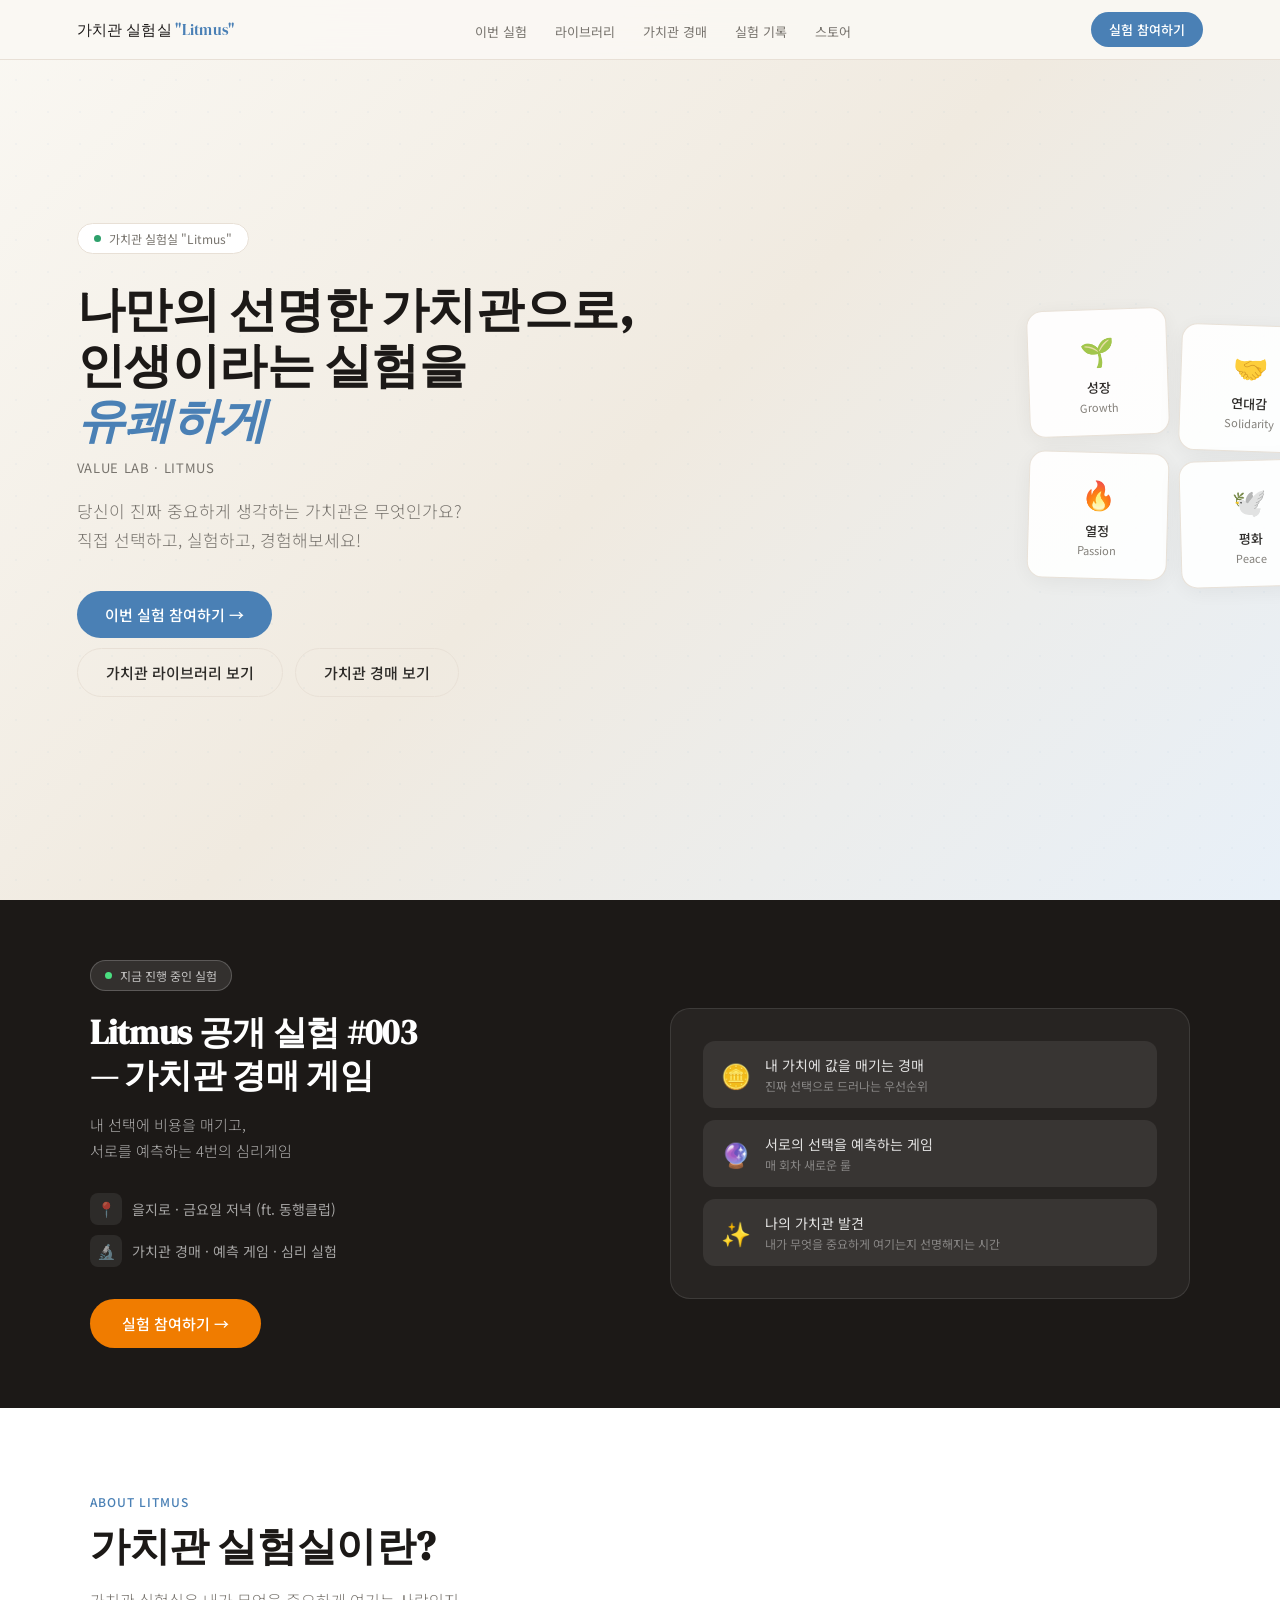
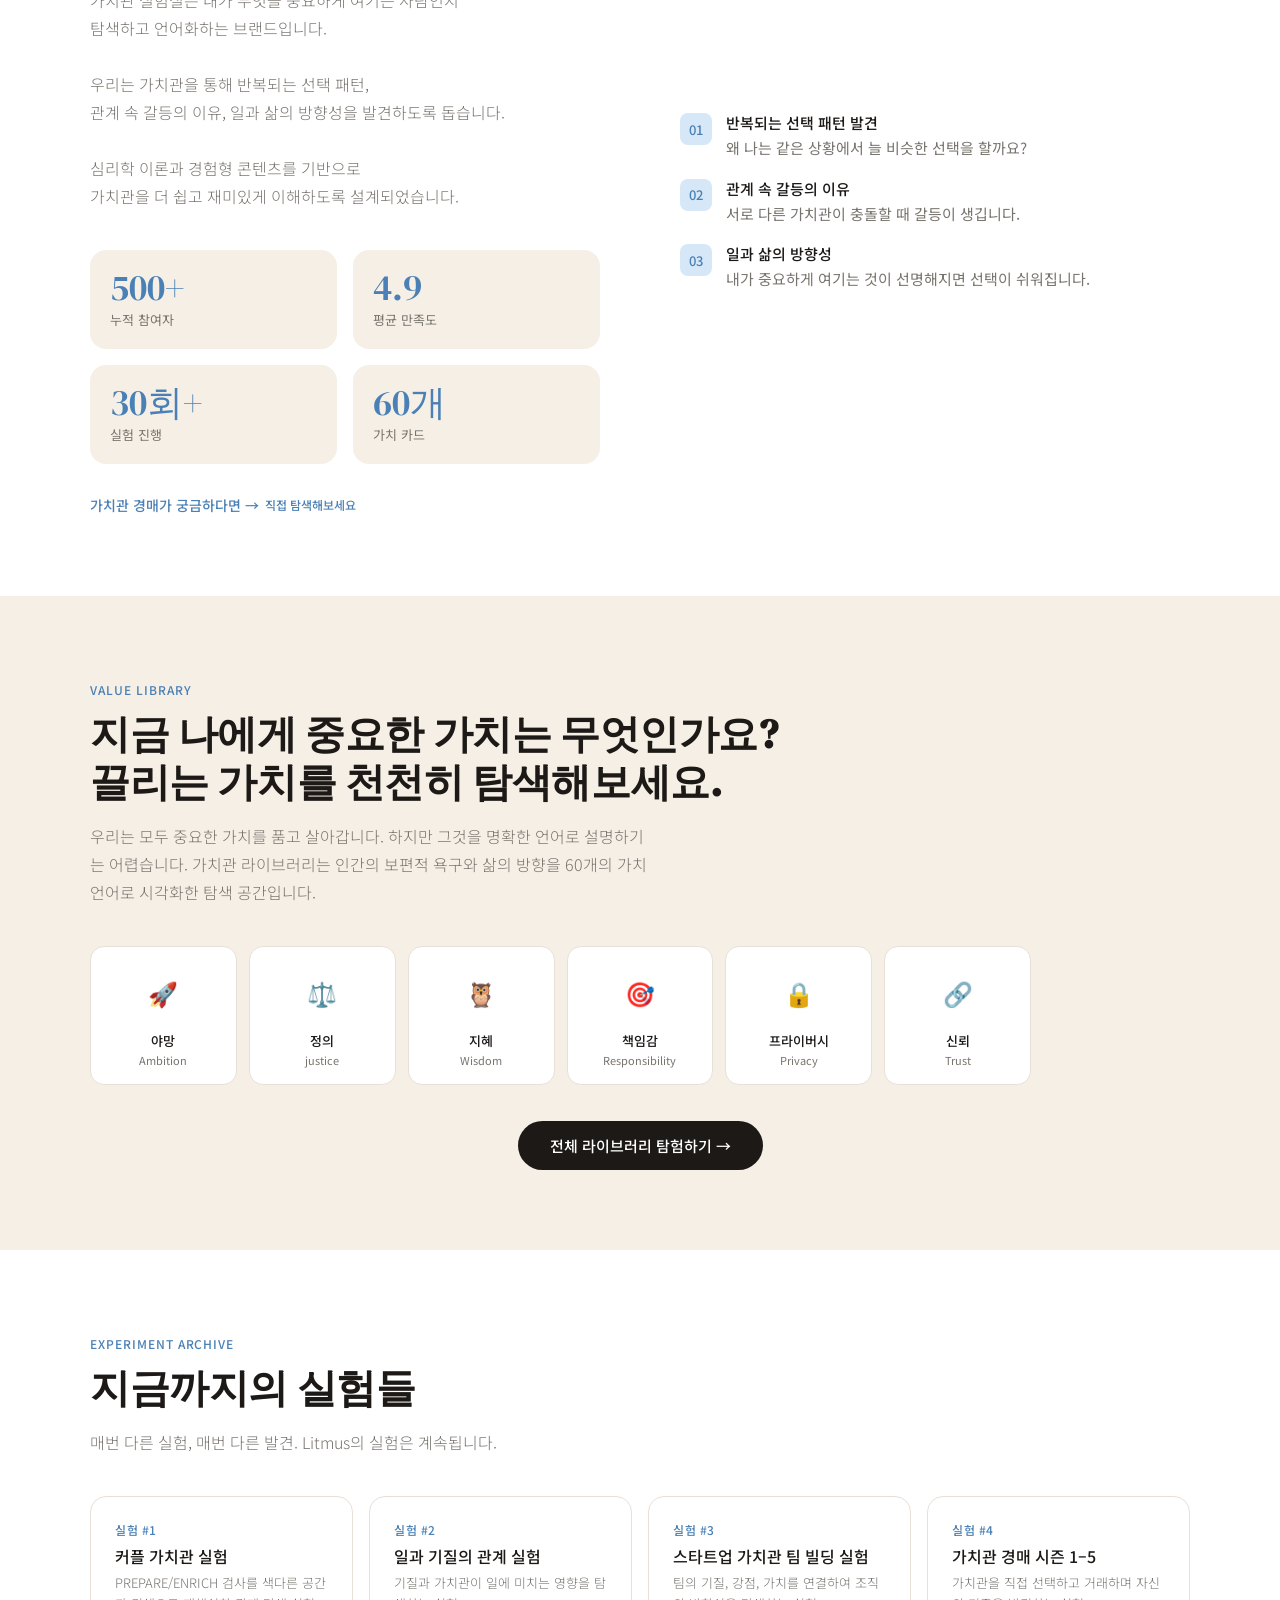
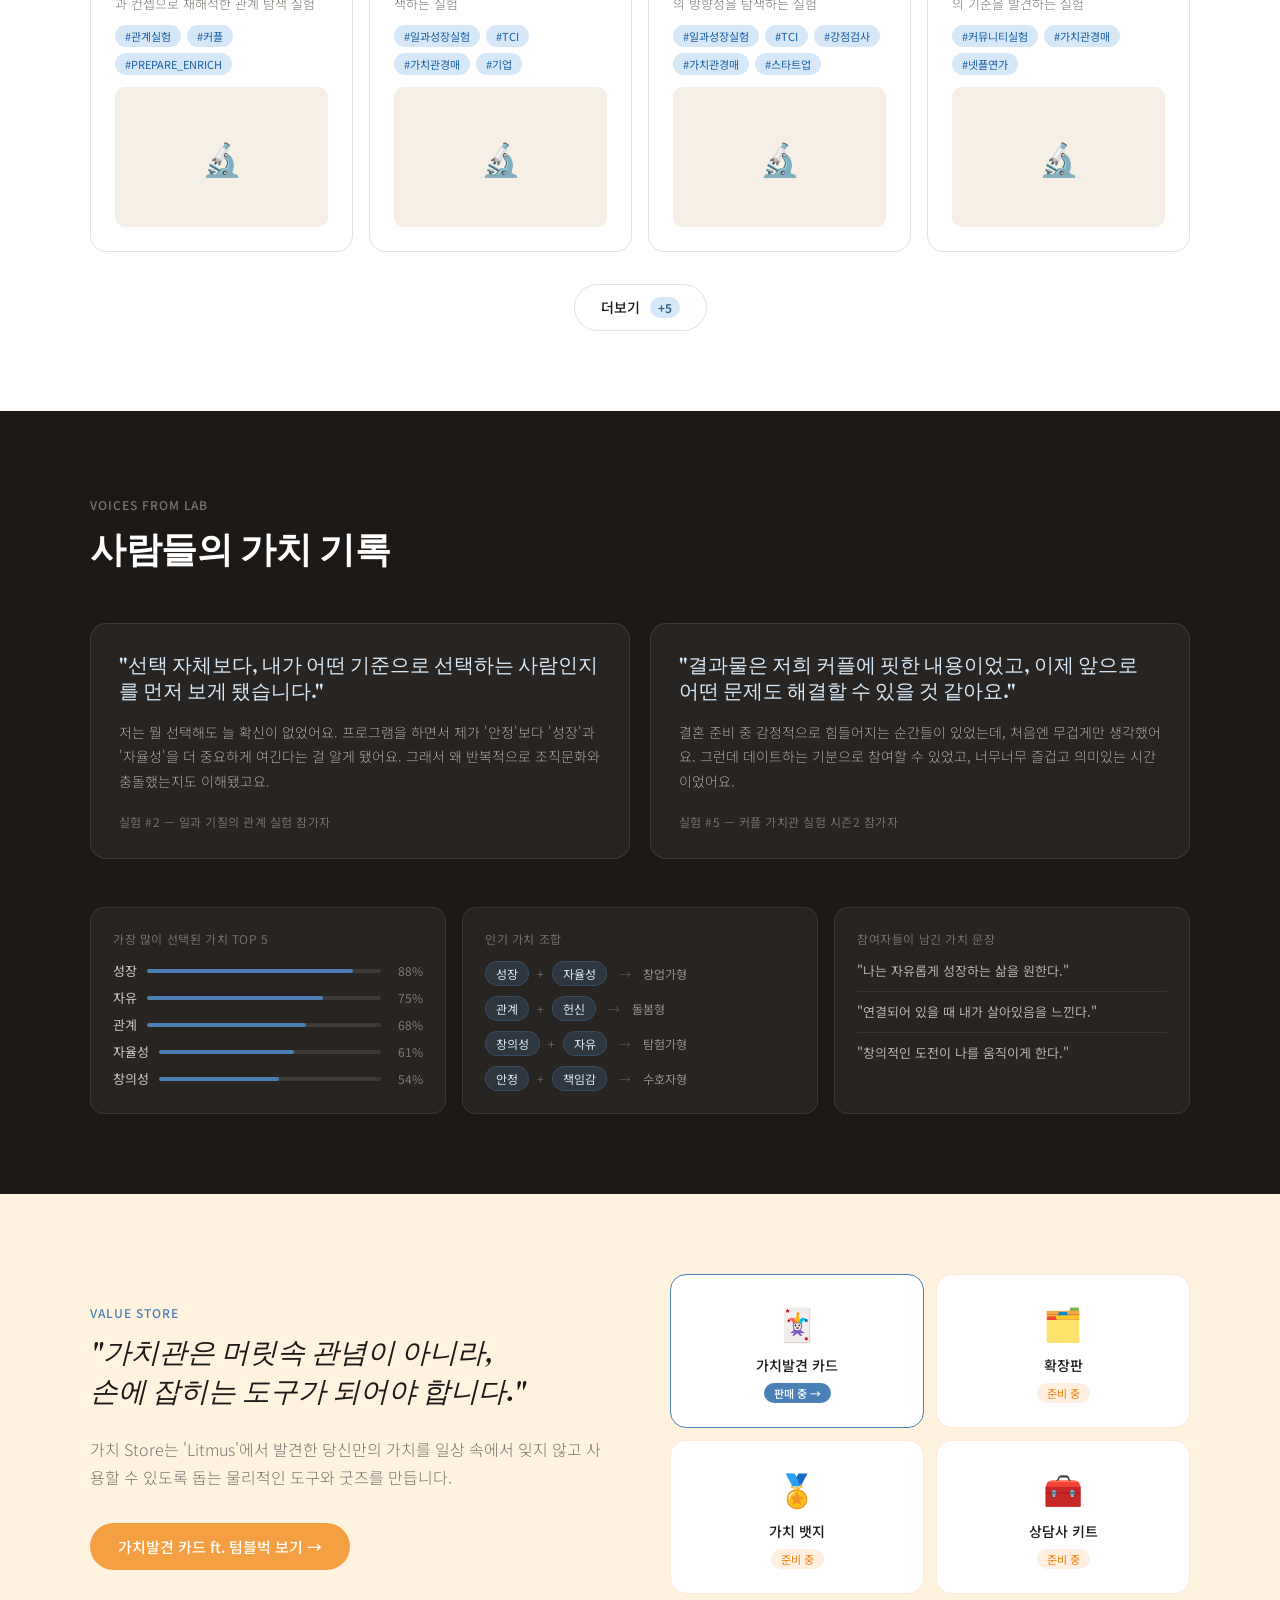
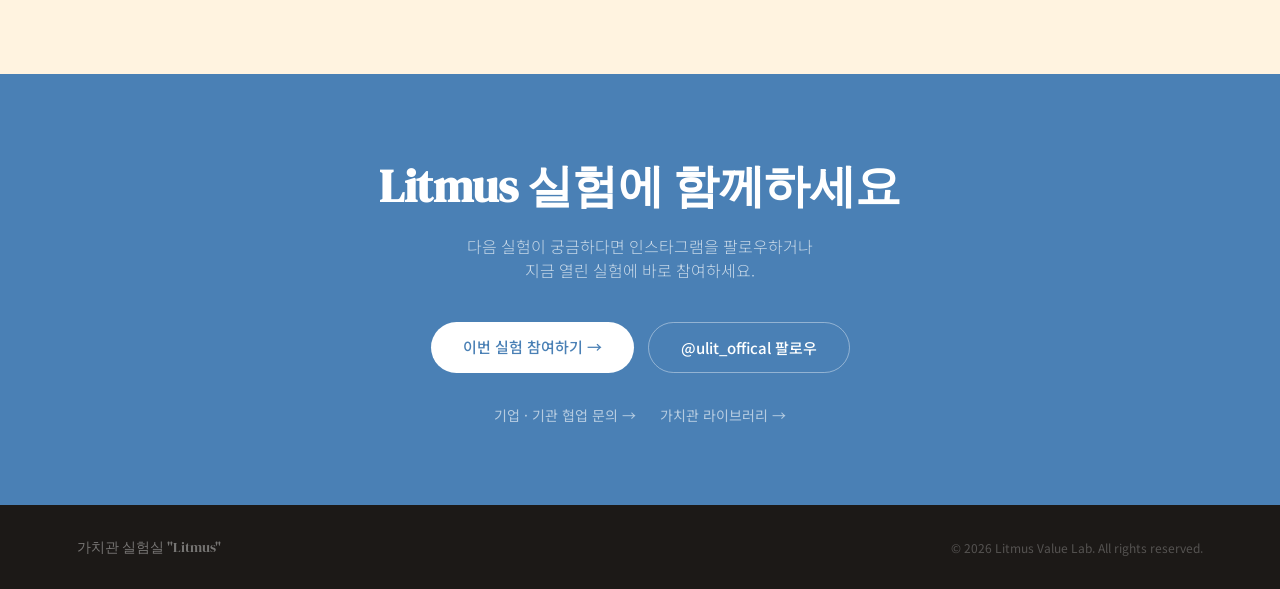
<file: index.html>
<!DOCTYPE html>
<html lang="ko">
<head>
<meta charset="UTF-8">
<meta name="viewport" content="width=device-width, initial-scale=1.0">
<title>가치관 실험실 Litmus</title>
<link href="https://fonts.googleapis.com/css2?family=Noto+Sans+KR:wght@300;400;500;700;900&family=DM+Serif+Display:ital@0;1&display=swap" rel="stylesheet">
<link rel="stylesheet" href="polish.css">
<script>
window.__LITMUS_TWEAK_DEFAULTS = /*EDITMODE-BEGIN*/{"palette":"litmus","headFont":"dm-serif","bodyFont":"noto-sans"}/*EDITMODE-END*/;
// 환경 자동 감지: 배포된 사이트(GitHub Pages 등)에서는 이미지 ON, 이 작업 미리보기에서는 OFF.
// 강제로 켜거나 끄려면 true/false 값으로 바꾸세요.
window.LITMUS_HAS_IMAGES = !/claudeusercontent|claude\.ai|localhost/i.test(location.hostname);
</script>
<style>
:root {
  --blue: #4A80B5;
  --blue-light: #D6E8F7;
  --blue-dark: #2C5F8A;
  --orange: #F07C00;
  --orange-light: #FFF3E0;
  --green: #2DA06B;
  --cream: #FAF8F3;
  --warm: #F5EFE6;
  --dark: #1C1917;
  --text: #2D2B28;
  --muted: #78746E;
  --border: #E8E0D6;
  --white: #FFFFFF;
}
*{margin:0;padding:0;box-sizing:border-box;}
html{scroll-behavior:smooth;}
body{font-family:'Noto Sans KR',sans-serif;background:var(--cream);color:var(--text);overflow-x:hidden;}

/* NAV */
nav{position:fixed;top:0;left:0;right:0;z-index:100;padding:0 6%;height:60px;display:flex;align-items:center;justify-content:space-between;background:rgba(250,248,243,0.92);backdrop-filter:blur(16px);border-bottom:1px solid var(--border);}
.nav-brand{font-family:'DM Serif Display',serif;font-size:15px;color:var(--dark);text-decoration:none;letter-spacing:0.02em;}
.nav-brand span{color:var(--blue);}
.nav-links{display:flex;gap:28px;list-style:none;}
.nav-links a{font-size:13px;color:var(--muted);text-decoration:none;font-weight:400;transition:color 0.2s;}
.nav-links a:hover{color:var(--blue);}
.nav-cta{background:var(--blue);color:#fff;border:none;border-radius:100px;padding:8px 18px;font-size:13px;font-weight:500;cursor:pointer;font-family:inherit;text-decoration:none;transition:background 0.2s,transform 0.15s;}
.nav-cta:hover{background:var(--blue-dark);transform:translateY(-1px);}
.hamburger{display:none;flex-direction:column;gap:5px;cursor:pointer;padding:4px;background:none;border:none;}
.hamburger span{display:block;width:22px;height:2px;background:var(--dark);border-radius:2px;transition:all 0.3s;}
.hamburger.on span:nth-child(1){transform:translateY(7px) rotate(45deg);}
.hamburger.on span:nth-child(2){opacity:0;}
.hamburger.on span:nth-child(3){transform:translateY(-7px) rotate(-45deg);}
.mobile-menu{display:none;position:fixed;top:60px;left:0;right:0;background:rgba(250,248,243,0.98);backdrop-filter:blur(16px);border-bottom:1px solid var(--border);padding:20px 6%;flex-direction:column;gap:0;z-index:99;}
.mobile-menu.on{display:flex;}
.mobile-menu li{list-style:none;border-bottom:1px solid var(--border);}
.mobile-menu li:last-child{border-bottom:none;}
.mobile-menu a{display:block;padding:14px 0;font-size:15px;color:var(--text);text-decoration:none;font-weight:400;}
.mobile-menu a:hover{color:var(--blue);}
.mobile-cta{margin-top:16px;}
.mobile-cta a{display:block;text-align:center;background:var(--blue);color:#fff;border-radius:100px;padding:12px;font-size:14px;font-weight:500;text-decoration:none;}
@media(max-width:768px){.nav-links{display:none;}.nav-cta{display:none;}.hamburger{display:flex;}}

/* HERO */
.hero{min-height:100vh;display:flex;align-items:center;padding:80px 6% 60px;position:relative;overflow:hidden;}
.hero-bg{position:absolute;inset:0;background:linear-gradient(135deg,#FAF8F3 0%,#F0EAE0 50%,#E8F0F8 100%);z-index:0;}
.hero-pattern{position:absolute;inset:0;opacity:0.04;background-image:radial-gradient(circle,var(--blue) 1px,transparent 1px);background-size:32px 32px;z-index:1;}
.hero-content{position:relative;z-index:2;max-width:620px;}
.hero-badge{display:inline-flex;align-items:center;gap:8px;background:var(--white);border:1px solid var(--border);border-radius:100px;padding:6px 16px;font-size:12px;color:var(--muted);margin-bottom:28px;animation:fadeUp 0.6s ease both;}
.hero-badge-dot{width:7px;height:7px;border-radius:50%;background:var(--green);animation:pulse 2s infinite;}
.hero-title{font-family:'DM Serif Display',serif;font-size:clamp(28px,5vw,48px);line-height:1.15;color:var(--dark);margin-bottom:10px;animation:fadeUp 0.6s 0.1s ease both;opacity:0;}
.hero-title em{color:var(--blue);font-style:italic;}
.hero-brand{font-size:13px;color:var(--muted);margin-bottom:20px;animation:fadeUp 0.6s 0.15s ease both;opacity:0;letter-spacing:0.05em;}
.hero-sub{font-size:17px;color:var(--muted);line-height:1.7;margin-bottom:36px;animation:fadeUp 0.6s 0.2s ease both;opacity:0;font-weight:300;}
.hero-cta{display:flex;flex-direction:column;gap:10px;animation:fadeUp 0.6s 0.3s ease both;opacity:0;}
.hero-cta-row{display:flex;gap:12px;flex-wrap:wrap;}
.btn-primary{background:var(--blue);color:#fff;border:none;border-radius:100px;padding:13px 28px;font-size:15px;font-weight:500;cursor:pointer;font-family:inherit;text-decoration:none;display:inline-flex;align-items:center;gap:8px;transition:background 0.2s,transform 0.15s;}
.btn-primary:hover{background:var(--blue-dark);transform:translateY(-2px);}
.btn-secondary{background:transparent;color:var(--text);border:1.5px solid var(--border);border-radius:100px;padding:13px 28px;font-size:15px;font-weight:500;cursor:pointer;font-family:inherit;text-decoration:none;display:inline-flex;align-items:center;gap:8px;transition:all 0.2s;}
.btn-secondary:hover{border-color:var(--blue);color:var(--blue);}
.hero-cards{position:absolute;right:-40px;top:50%;transform:translateY(-50%);display:grid;grid-template-columns:1fr 1fr;gap:12px;opacity:0;animation:fadeLeft 0.8s 0.4s ease both;z-index:2;}
@media(max-width:900px){.hero-cards{display:none;}}
.hero-card{background:var(--white);border:1px solid var(--border);border-radius:16px;padding:20px;width:140px;text-align:center;box-shadow:0 4px 24px rgba(0,0,0,0.06);}
.hero-card-icon{font-size:28px;margin-bottom:8px;}
.hero-card-name{font-size:13px;font-weight:500;color:var(--dark);}
.hero-card-en{font-size:11px;color:var(--muted);margin-top:2px;}

/* SECTION COMMON */
section{padding:80px 6%;}
.section-label{font-size:12px;font-weight:500;color:var(--blue);letter-spacing:0.08em;text-transform:uppercase;margin-bottom:12px;}
.section-title{font-family:'DM Serif Display',serif;font-size:clamp(28px,3.5vw,40px);color:var(--dark);line-height:1.2;margin-bottom:16px;}
.section-desc{font-size:16px;color:var(--muted);line-height:1.75;font-weight:300;max-width:560px;}

/* EXPERIMENT */
.experiment{background:var(--dark);color:var(--white);padding:60px 6%;}
.exp-inner{display:grid;grid-template-columns:1fr 1fr;gap:60px;align-items:center;max-width:1100px;margin:0 auto;}
@media(max-width:768px){.exp-inner{grid-template-columns:1fr;gap:32px;}}
.exp-badge{display:inline-flex;align-items:center;gap:8px;background:rgba(255,255,255,0.1);border:1px solid rgba(255,255,255,0.2);border-radius:100px;padding:6px 14px;font-size:12px;color:rgba(255,255,255,0.7);margin-bottom:20px;}
.exp-badge-dot{width:7px;height:7px;border-radius:50%;background:#4ADE80;animation:pulse 2s infinite;}
.exp-title{font-family:'DM Serif Display',serif;font-size:clamp(24px,3vw,34px);color:var(--white);line-height:1.25;margin-bottom:16px;}
.exp-desc{font-size:15px;color:rgba(255,255,255,0.65);line-height:1.75;margin-bottom:28px;font-weight:300;}
.exp-meta{display:flex;flex-direction:column;gap:10px;margin-bottom:32px;}
.exp-meta-row{display:flex;align-items:center;gap:10px;font-size:14px;color:rgba(255,255,255,0.6);}
.exp-meta-icon{width:32px;height:32px;border-radius:8px;background:rgba(255,255,255,0.08);display:flex;align-items:center;justify-content:center;font-size:15px;flex-shrink:0;}
.btn-exp{background:var(--orange);color:#fff;border:none;border-radius:100px;padding:14px 32px;font-size:15px;font-weight:500;cursor:pointer;font-family:inherit;text-decoration:none;display:inline-flex;align-items:center;gap:8px;transition:all 0.2s;}
.btn-exp:hover{background:#D96E00;transform:translateY(-2px);}
.exp-visual{background:rgba(255,255,255,0.05);border:1px solid rgba(255,255,255,0.1);border-radius:20px;padding:32px;display:flex;flex-direction:column;gap:12px;}
.exp-card-item{background:rgba(255,255,255,0.08);border-radius:12px;padding:14px 18px;display:flex;align-items:center;gap:14px;}
.exp-card-icon2{font-size:24px;}
.exp-card-text{font-size:14px;color:rgba(255,255,255,0.85);font-weight:400;}
.exp-card-sub{font-size:12px;color:rgba(255,255,255,0.4);margin-top:2px;}

/* ABOUT */
.about{background:var(--white);}
.about-inner{max-width:1100px;margin:0 auto;display:grid;grid-template-columns:1fr 1fr;gap:80px;align-items:center;}
@media(max-width:768px){.about-inner{grid-template-columns:1fr;gap:40px;}}
.about-stats{display:grid;grid-template-columns:1fr 1fr;gap:16px;margin-top:40px;}
.stat-card{background:var(--warm);border-radius:16px;padding:20px;}
.stat-num{font-family:'DM Serif Display',serif;font-size:36px;color:var(--blue);line-height:1;}
.stat-label{font-size:13px;color:var(--muted);margin-top:4px;}
.about-right{display:flex;flex-direction:column;gap:16px;}
.about-point{display:flex;gap:14px;align-items:flex-start;}
.about-point-num{width:32px;height:32px;border-radius:8px;background:var(--blue-light);color:var(--blue);font-size:13px;font-weight:500;display:flex;align-items:center;justify-content:center;flex-shrink:0;margin-top:2px;}
.about-point-text{font-size:15px;color:var(--muted);line-height:1.65;}
.about-point-text strong{color:var(--dark);font-weight:500;}

/* LIBRARY PREVIEW */
.library{background:var(--warm);}
.lib-header{max-width:1100px;margin:0 auto 40px;}
.lib-grid{max-width:1100px;margin:0 auto;display:grid;grid-template-columns:repeat(auto-fill,minmax(130px,1fr));gap:12px;margin-bottom:36px;}
.lib-card{background:var(--white);border:1px solid var(--border);border-radius:14px;padding:16px 12px;text-align:center;cursor:pointer;transition:all 0.2s;text-decoration:none;}
.lib-card:hover{transform:translateY(-4px);box-shadow:0 8px 24px rgba(0,0,0,0.1);border-color:var(--blue);}
.lib-card img{width:60px;height:60px;object-fit:contain;margin-bottom:8px;}
.lib-card-placeholder{width:60px;height:60px;border-radius:12px;margin:0 auto 8px;display:flex;align-items:center;justify-content:center;font-size:24px;}
.lib-card-name{font-size:13px;font-weight:500;color:var(--dark);}
.lib-card-en{font-size:11px;color:var(--muted);margin-top:2px;}
.lib-footer{text-align:center;}
.btn-lib{display:inline-flex;align-items:center;gap:8px;background:var(--dark);color:var(--white);border:none;border-radius:100px;padding:14px 32px;font-size:15px;font-weight:500;cursor:pointer;font-family:inherit;text-decoration:none;transition:all 0.2s;}
.btn-lib:hover{background:#333;transform:translateY(-2px);}

/* ARCHIVE */
.archive{background:var(--white);}
.archive-inner{max-width:1100px;margin:0 auto;}
.archive-grid{display:grid;grid-template-columns:repeat(auto-fill,minmax(240px,1fr));gap:16px;margin-top:40px;}
.arc-card{border:1px solid var(--border);border-radius:16px;padding:24px;transition:all 0.2s;position:relative;overflow:hidden;}
.arc-card::before{content:'';position:absolute;top:0;left:0;right:0;height:3px;background:var(--blue);opacity:0;transition:opacity 0.2s;}
.arc-card:hover{transform:translateY(-3px);box-shadow:0 8px 24px rgba(0,0,0,0.08);}
.arc-card:hover::before{opacity:1;}
.arc-num{font-size:12px;color:var(--blue);font-weight:500;margin-bottom:8px;letter-spacing:0.05em;}
.arc-name{font-size:16px;font-weight:500;color:var(--dark);line-height:1.35;}
.arc-img{width:100%;height:140px;object-fit:cover;border-radius:10px;margin-top:12px;background:var(--warm);}
.arc-img-placeholder{width:100%;height:140px;border-radius:10px;margin-top:12px;background:var(--warm);display:flex;align-items:center;justify-content:center;font-size:32px;}
.arc-desc{font-size:13px;color:var(--muted);line-height:1.6;margin-top:6px;font-weight:300;}
.arc-tags{display:flex;flex-wrap:wrap;gap:6px;margin-top:10px;}
.arc-tag{font-size:11px;background:var(--blue-light);color:#185FA5;border-radius:100px;padding:3px 10px;}
.arc-expandable{max-height:0;overflow:hidden;transition:max-height 0.35s ease;}
.arc-card:hover .arc-expandable{max-height:200px;}
.arc-expand-inner{padding-top:12px;margin-top:12px;border-top:1px solid var(--border);}
.arc-record{display:flex;flex-direction:column;gap:5px;}
.arc-record-row{display:flex;align-items:center;gap:7px;font-size:12px;color:var(--muted);}
.arc-record-icon{font-size:13px;color:var(--blue);}

/* VOICES */
.voices{background:var(--dark);padding:80px 6%;}
.voices-inner{max-width:1100px;margin:0 auto;}
.voices-label{font-size:12px;font-weight:500;color:rgba(255,255,255,0.4);letter-spacing:0.08em;text-transform:uppercase;margin-bottom:12px;}
.voices-title{font-family:'DM Serif Display',serif;font-size:clamp(26px,3vw,36px);color:var(--white);margin-bottom:48px;}
.voices-grid{display:grid;grid-template-columns:1fr 1fr;gap:20px;margin-bottom:48px;}
@media(max-width:768px){.voices-grid{grid-template-columns:1fr;}}
.voice-card{background:rgba(255,255,255,0.05);border:1px solid rgba(255,255,255,0.1);border-radius:16px;padding:28px;}
.voice-quote{font-size:20px;color:var(--blue-light);font-family:'DM Serif Display',serif;margin-bottom:16px;line-height:1.3;}
.voice-text{font-size:14px;color:rgba(255,255,255,0.6);line-height:1.75;margin-bottom:20px;font-weight:300;}
.voice-from{font-size:12px;color:rgba(255,255,255,0.35);letter-spacing:0.04em;}
.data-row{display:grid;grid-template-columns:1fr 1fr 1fr;gap:16px;}
@media(max-width:768px){.data-row{grid-template-columns:1fr;}}
.data-card{background:rgba(255,255,255,0.05);border:1px solid rgba(255,255,255,0.08);border-radius:14px;padding:22px;}
.data-label{font-size:12px;color:rgba(255,255,255,0.35);margin-bottom:14px;letter-spacing:0.05em;}
.data-items{display:flex;flex-direction:column;gap:8px;}
.data-item{display:flex;align-items:center;justify-content:space-between;}
.data-item-name{font-size:13px;color:rgba(255,255,255,0.75);}
.data-bar-wrap{flex:1;margin:0 10px;height:4px;background:rgba(255,255,255,0.1);border-radius:2px;}
.data-bar{height:4px;background:var(--blue);border-radius:2px;}
.data-pct{font-size:12px;color:rgba(255,255,255,0.4);min-width:32px;text-align:right;}
.combo-items{display:flex;flex-direction:column;gap:10px;}
.combo-item{display:flex;align-items:center;gap:8px;flex-wrap:wrap;}
.combo-tag{background:rgba(74,128,181,0.2);color:var(--blue-light);border:1px solid rgba(74,128,181,0.3);border-radius:100px;padding:3px 10px;font-size:12px;}
.combo-plus{color:rgba(255,255,255,0.3);font-size:12px;}
.combo-arrow{color:rgba(255,255,255,0.2);font-size:12px;margin:0 4px;}

/* STORE */
.store{background:var(--orange-light);padding:80px 6%;}
.store-inner{max-width:1100px;margin:0 auto;display:grid;grid-template-columns:1fr 1fr;gap:60px;align-items:center;}
@media(max-width:768px){.store-inner{grid-template-columns:1fr;gap:40px;}}
.store-quote{font-family:'DM Serif Display',serif;font-size:clamp(20px,2.5vw,28px);color:var(--dark);line-height:1.4;margin-bottom:24px;font-style:italic;}
.store-desc{font-size:16px;color:var(--muted);line-height:1.75;margin-bottom:32px;font-weight:300;}
.btn-store{display:inline-flex;align-items:center;gap:8px;background:var(--orange);color:#fff;border:none;border-radius:100px;padding:13px 28px;font-size:15px;font-weight:500;cursor:pointer;font-family:inherit;text-decoration:none;transition:all 0.2s;opacity:0.7;}
.store-visual{display:grid;grid-template-columns:1fr 1fr;gap:12px;}
.store-item{background:var(--white);border-radius:16px;padding:24px;text-align:center;border:1px solid rgba(240,124,0,0.15);}
.store-item-icon{font-size:32px;margin-bottom:10px;}
.store-item-name{font-size:14px;font-weight:500;color:var(--dark);}
.store-item-badge{display:inline-block;margin-top:8px;font-size:11px;background:rgba(240,124,0,0.12);color:var(--orange);border-radius:100px;padding:2px 10px;}
a.store-item{display:block;text-decoration:none;border-color:var(--blue);transition:transform 0.15s,box-shadow 0.2s;}
a.store-item:hover{transform:translateY(-2px);box-shadow:0 6px 18px rgba(74,128,181,0.18);}
.store-item-badge.on-sale{background:var(--blue);color:#fff;font-weight:500;}

/* CTA */
.cta-section{background:var(--blue);padding:80px 6%;text-align:center;}
.cta-title{font-family:'DM Serif Display',serif;font-size:clamp(28px,4vw,46px);color:var(--white);margin-bottom:16px;}
.cta-sub{font-size:16px;color:rgba(255,255,255,0.7);margin-bottom:40px;font-weight:300;}
.cta-buttons{display:flex;gap:14px;justify-content:center;flex-wrap:wrap;margin-bottom:32px;}
.btn-white{background:var(--white);color:var(--blue);border:none;border-radius:100px;padding:14px 32px;font-size:15px;font-weight:500;cursor:pointer;font-family:inherit;text-decoration:none;transition:all 0.2s;}
.btn-white:hover{transform:translateY(-2px);box-shadow:0 8px 24px rgba(0,0,0,0.15);}
.btn-outline-white{background:transparent;color:var(--white);border:1.5px solid rgba(255,255,255,0.4);border-radius:100px;padding:14px 32px;font-size:15px;font-weight:500;cursor:pointer;font-family:inherit;text-decoration:none;transition:all 0.2s;}
.btn-outline-white:hover{border-color:var(--white);background:rgba(255,255,255,0.1);}
.cta-links{display:flex;gap:24px;justify-content:center;flex-wrap:wrap;}
.cta-link{font-size:14px;color:rgba(255,255,255,0.6);text-decoration:none;transition:color 0.2s;}
.cta-link:hover{color:var(--white);}

/* FOOTER */
footer{background:var(--dark);padding:32px 6%;display:flex;align-items:center;justify-content:space-between;flex-wrap:wrap;gap:16px;}
.footer-brand{font-family:'DM Serif Display',serif;font-size:14px;color:rgba(255,255,255,0.4);}
.footer-copy{font-size:12px;color:rgba(255,255,255,0.25);}

/* ANIMATIONS */
@keyframes fadeUp{from{opacity:0;transform:translateY(20px);}to{opacity:1;transform:translateY(0);}}
@keyframes fadeLeft{from{opacity:0;transform:translate(30px,-50%);}to{opacity:0.9;transform:translate(0,-50%);}}
@keyframes pulse{0%,100%{opacity:1;}50%{opacity:0.4;}}

/* SCROLL REVEAL */
.reveal{opacity:0;transform:translateY(24px);transition:opacity 0.6s ease,transform 0.6s ease;}
.reveal.visible{opacity:1;transform:none;}
</style>
</head>
<body>

<nav>
  <a class="nav-brand" href="#">가치관 실험실 <span>"Litmus"</span></a>
  <ul class="nav-links">
    <li><a href="#experiment">이번 실험</a></li>
    <li><a href="#library">라이브러리</a></li>
    <li><a href="auction.html">가치관 경매</a></li>
    <li><a href="#archive">실험 기록</a></li>
    <li><a href="#store">스토어</a></li>
  </ul>
  <a class="nav-cta" href="https://donghaeng.club/meetups/12761" target="_blank">실험 참여하기</a>
  <button class="hamburger" id="hamburger" aria-label="메뉴">
    <span></span><span></span><span></span>
  </button>
</nav>
<ul class="mobile-menu" id="mobileMenu">
  <li><a href="#experiment" onclick="closeMenu()">이번 실험</a></li>
  <li><a href="#library" onclick="closeMenu()">라이브러리</a></li>
  <li><a href="auction.html">가치관 경매</a></li>
  <li><a href="#archive" onclick="closeMenu()">실험 기록</a></li>
  <li><a href="#store" onclick="closeMenu()">스토어</a></li>
  <li class="mobile-cta"><a href="https://donghaeng.club/meetups/12761" target="_blank">실험 참여하기 →</a></li>
</ul>

<!-- HERO -->
<section class="hero" id="home">
  <div class="hero-bg"></div>
  <div class="hero-pattern"></div>
  <div class="hero-content">
    <div class="hero-badge">
      <span class="hero-badge-dot"></span>
      가치관 실험실 "Litmus"
    </div>
    <h1 class="hero-title">
      나만의 선명한 가치관으로,<br>
      인생이라는 실험을<br>
      <em>유쾌하게</em>
    </h1>
    <p class="hero-brand">VALUE LAB · LITMUS</p>
    <p class="hero-sub">
      당신이 진짜 중요하게 생각하는 가치관은 무엇인가요?<br>
      직접 선택하고, 실험하고, 경험해보세요!
    </p>
    <div class="hero-cta">
      <div class="hero-cta-row">
        <a class="btn-primary" href="https://donghaeng.club/meetups/12761" target="_blank">
          이번 실험 참여하기 →
        </a>
      </div>
      <div class="hero-cta-row">
        <a class="btn-secondary" href="library.html">
          가치관 라이브러리 보기
        </a>
        <a class="btn-secondary" href="auction.html">
          가치관 경매 보기
        </a>
      </div>
    </div>
  </div>
  <div class="hero-cards">
    <div class="hero-card"><div class="hero-card-icon">🌱</div><div class="hero-card-name">성장</div><div class="hero-card-en">Growth</div></div>
    <div class="hero-card"><div class="hero-card-icon">🤝</div><div class="hero-card-name">연대감</div><div class="hero-card-en">Solidarity</div></div>
    <div class="hero-card"><div class="hero-card-icon">🔥</div><div class="hero-card-name">열정</div><div class="hero-card-en">Passion</div></div>
    <div class="hero-card"><div class="hero-card-icon">🕊️</div><div class="hero-card-name">평화</div><div class="hero-card-en">Peace</div></div>
  </div>
</section>

<!-- 01 이번 달 실험 -->
<section class="experiment" id="experiment">
  <div class="exp-inner">
    <div class="reveal">
      <div class="exp-badge">
        <span class="exp-badge-dot"></span>
        지금 진행 중인 실험
      </div>
      <h2 class="exp-title">Litmus 공개 실험 #003<br>— 가치관 경매 게임</h2>
      <p class="exp-desc">내 선택에 비용을 매기고,<br>서로를 예측하는 4번의 심리게임</p>
      <div class="exp-meta">
        <div class="exp-meta-row">
          <div class="exp-meta-icon">📍</div>
          을지로 · 금요일 저녁 (ft. 동행클럽)
        </div>
        <div class="exp-meta-row">
          <div class="exp-meta-icon">🔬</div>
          가치관 경매 · 예측 게임 · 심리 실험
        </div>
      </div>
      <a class="btn-exp" href="https://donghaeng.club/meetups/12761" target="_blank">
        실험 참여하기 →
      </a>
    </div>
    <div class="exp-visual reveal">
      <div class="exp-card-item">
        <span class="exp-card-icon2">🪙</span>
        <div>
          <div class="exp-card-text">내 가치에 값을 매기는 경매</div>
          <div class="exp-card-sub">진짜 선택으로 드러나는 우선순위</div>
        </div>
      </div>
      <div class="exp-card-item">
        <span class="exp-card-icon2">🔮</span>
        <div>
          <div class="exp-card-text">서로의 선택을 예측하는 게임</div>
          <div class="exp-card-sub">매 회차 새로운 룰</div>
        </div>
      </div>
      <div class="exp-card-item">
        <span class="exp-card-icon2">✨</span>
        <div>
          <div class="exp-card-text">나의 가치관 발견</div>
          <div class="exp-card-sub">내가 무엇을 중요하게 여기는지 선명해지는 시간</div>
        </div>
      </div>
    </div>
  </div>
</section>

<!-- 02 Litmus는 -->
<section class="about" id="about">
  <div class="about-inner">
    <div class="reveal">
      <div class="section-label">ABOUT LITMUS</div>
      <h2 class="section-title">가치관 실험실이란?</h2>
      <p class="section-desc">
        가치관 실험실은 내가 무엇을 중요하게 여기는 사람인지<br>탐색하고 언어화하는 브랜드입니다.<br><br>
        우리는 가치관을 통해 반복되는 선택 패턴,<br>관계 속 갈등의 이유, 일과 삶의 방향성을 발견하도록 돕습니다.<br><br>
        심리학 이론과 경험형 콘텐츠를 기반으로<br>가치관을 더 쉽고 재미있게 이해하도록 설계되었습니다.
      </p>
      <div class="about-stats">
        <div class="stat-card"><div class="stat-num">500+</div><div class="stat-label">누적 참여자</div></div>
        <div class="stat-card"><div class="stat-num">4.9</div><div class="stat-label">평균 만족도</div></div>
        <div class="stat-card"><div class="stat-num">30회+</div><div class="stat-label">실험 진행</div></div>
        <div class="stat-card"><div class="stat-num">60개</div><div class="stat-label">가치 카드</div></div>
      </div>
      <div style="margin-top:28px;">
        <a href="auction.html" style="font-size:14px;color:var(--blue);text-decoration:none;font-weight:500;display:inline-flex;align-items:center;gap:6px;">가치관 경매가 궁금하다면 → <span style="font-size:12px;">직접 탐색해보세요</span></a>
      </div>
    </div>
    <div class="about-right reveal">
      <div class="about-point">
        <div class="about-point-num">01</div>
        <div class="about-point-text"><strong>반복되는 선택 패턴 발견</strong><br>왜 나는 같은 상황에서 늘 비슷한 선택을 할까요?</div>
      </div>
      <div class="about-point">
        <div class="about-point-num">02</div>
        <div class="about-point-text"><strong>관계 속 갈등의 이유</strong><br>서로 다른 가치관이 충돌할 때 갈등이 생깁니다.</div>
      </div>
      <div class="about-point">
        <div class="about-point-num">03</div>
        <div class="about-point-text"><strong>일과 삶의 방향성</strong><br>내가 중요하게 여기는 것이 선명해지면 선택이 쉬워집니다.</div>
      </div>
    </div>
  </div>
</section>

<!-- 03 가치관 라이브러리 미리보기 -->
<section class="library" id="library">
  <div class="lib-header reveal">
    <div class="section-label">VALUE LIBRARY</div>
    <h2 class="section-title">지금 나에게 중요한 가치는 무엇인가요?<br>끌리는 가치를 천천히 탐색해보세요.</h2>
    <p class="section-desc">우리는 모두 중요한 가치를 품고 살아갑니다. 하지만 그것을 명확한 언어로 설명하기는 어렵습니다. 가치관 라이브러리는 인간의 보편적 욕구와 삶의 방향을 60개의 가치 언어로 시각화한 탐색 공간입니다.</p>
  </div>
  <div class="lib-grid reveal" id="lib-grid"></div>
  <div class="lib-footer reveal">
    <a class="btn-lib" href="library.html">전체 라이브러리 탐험하기 →</a>
  </div>
</section>

<!-- 04 실험 아카이브 -->
<section class="archive" id="archive">
  <div class="archive-inner">
    <div class="reveal">
      <div class="section-label">EXPERIMENT ARCHIVE</div>
      <h2 class="section-title">지금까지의 실험들</h2>
      <p class="section-desc">매번 다른 실험, 매번 다른 발견. Litmus의 실험은 계속됩니다.</p>
    </div>
    <div class="archive-grid" id="archive-grid"></div>
  </div>
</section>

<!-- 05 사람들의 가치 기록 -->
<section class="voices" id="voices">
  <div class="voices-inner">
    <div class="voices-label reveal">VOICES FROM LAB</div>
    <h2 class="voices-title reveal">사람들의 가치 기록</h2>
    <div class="voices-grid reveal">
      <div class="voice-card">
        <div class="voice-quote">"선택 자체보다, 내가 어떤 기준으로 선택하는 사람인지를 먼저 보게 됐습니다."</div>
        <p class="voice-text">저는 뭘 선택해도 늘 확신이 없었어요. 프로그램을 하면서 제가 '안정'보다 '성장'과 '자율성'을 더 중요하게 여긴다는 걸 알게 됐어요. 그래서 왜 반복적으로 조직문화와 충돌했는지도 이해됐고요.</p>
        <div class="voice-from">실험 #2 — 일과 기질의 관계 실험 참가자</div>
      </div>
      <div class="voice-card">
        <div class="voice-quote">"결과물은 저희 커플에 핏한 내용이었고, 이제 앞으로 어떤 문제도 해결할 수 있을 것 같아요."</div>
        <p class="voice-text">결혼 준비 중 감정적으로 힘들어지는 순간들이 있었는데, 처음엔 무겁게만 생각했어요. 그런데 데이트하는 기분으로 참여할 수 있었고, 너무너무 즐겁고 의미있는 시간이었어요.</p>
        <div class="voice-from">실험 #5 — 커플 가치관 실험 시즌2 참가자</div>
      </div>
    </div>
    <div class="data-row reveal">
      <div class="data-card">
        <div class="data-label">가장 많이 선택된 가치 TOP 5</div>
        <div class="data-items">
          <div class="data-item"><span class="data-item-name">성장</span><div class="data-bar-wrap"><div class="data-bar" style="width:88%"></div></div><span class="data-pct">88%</span></div>
          <div class="data-item"><span class="data-item-name">자유</span><div class="data-bar-wrap"><div class="data-bar" style="width:75%"></div></div><span class="data-pct">75%</span></div>
          <div class="data-item"><span class="data-item-name">관계</span><div class="data-bar-wrap"><div class="data-bar" style="width:68%"></div></div><span class="data-pct">68%</span></div>
          <div class="data-item"><span class="data-item-name">자율성</span><div class="data-bar-wrap"><div class="data-bar" style="width:61%"></div></div><span class="data-pct">61%</span></div>
          <div class="data-item"><span class="data-item-name">창의성</span><div class="data-bar-wrap"><div class="data-bar" style="width:54%"></div></div><span class="data-pct">54%</span></div>
        </div>
      </div>
      <div class="data-card">
        <div class="data-label">인기 가치 조합</div>
        <div class="combo-items">
          <div class="combo-item"><span class="combo-tag">성장</span><span class="combo-plus">+</span><span class="combo-tag">자율성</span><span class="combo-arrow">→</span><span style="font-size:12px;color:rgba(255,255,255,0.5);">창업가형</span></div>
          <div class="combo-item"><span class="combo-tag">관계</span><span class="combo-plus">+</span><span class="combo-tag">헌신</span><span class="combo-arrow">→</span><span style="font-size:12px;color:rgba(255,255,255,0.5);">돌봄형</span></div>
          <div class="combo-item"><span class="combo-tag">창의성</span><span class="combo-plus">+</span><span class="combo-tag">자유</span><span class="combo-arrow">→</span><span style="font-size:12px;color:rgba(255,255,255,0.5);">탐험가형</span></div>
          <div class="combo-item"><span class="combo-tag">안정</span><span class="combo-plus">+</span><span class="combo-tag">책임감</span><span class="combo-arrow">→</span><span style="font-size:12px;color:rgba(255,255,255,0.5);">수호자형</span></div>
        </div>
      </div>
      <div class="data-card">
        <div class="data-label">참여자들이 남긴 가치 문장</div>
        <div style="display:flex;flex-direction:column;gap:10px;">
          <div style="font-size:13px;color:rgba(255,255,255,0.65);line-height:1.55;padding-bottom:10px;border-bottom:1px solid rgba(255,255,255,0.08);">"나는 자유롭게 성장하는 삶을 원한다."</div>
          <div style="font-size:13px;color:rgba(255,255,255,0.65);line-height:1.55;padding-bottom:10px;border-bottom:1px solid rgba(255,255,255,0.08);">"연결되어 있을 때 내가 살아있음을 느낀다."</div>
          <div style="font-size:13px;color:rgba(255,255,255,0.65);line-height:1.55;">"창의적인 도전이 나를 움직이게 한다."</div>
        </div>
      </div>
    </div>
  </div>
</section>

<!-- 06 가치 스토어 -->
<section class="store" id="store">
  <div class="store-inner">
    <div class="reveal">
      <div class="section-label">VALUE STORE</div>
      <p class="store-quote">"가치관은 머릿속 관념이 아니라,<br>손에 잡히는 도구가 되어야 합니다."</p>
      <p class="store-desc">가치 Store는 'Litmus'에서 발견한 당신만의 가치를 일상 속에서 잊지 않고 사용할 수 있도록 돕는 물리적인 도구와 굿즈를 만듭니다.</p>
      <a class="btn-store" href="https://tumblbug.com/ulit" target="_blank">가치발견 카드 ft. 텀블벅 보기 →</a>
    </div>
    <div class="store-visual reveal">
      <a class="store-item" href="https://tumblbug.com/ulit" target="_blank"><div class="store-item-icon">🃏</div><div class="store-item-name">가치발견 카드</div><div class="store-item-badge on-sale">판매 중 →</div></a>
      <div class="store-item"><div class="store-item-icon">🗂️</div><div class="store-item-name">확장판</div><div class="store-item-badge">준비 중</div></div>
      <div class="store-item"><div class="store-item-icon">🏅</div><div class="store-item-name">가치 뱃지</div><div class="store-item-badge">준비 중</div></div>
      <div class="store-item"><div class="store-item-icon">🧰</div><div class="store-item-name">상담사 키트</div><div class="store-item-badge">준비 중</div></div>
    </div>
  </div>
</section>

<!-- 07 Join the Lab -->
<section class="cta-section" id="join">
  <h2 class="cta-title reveal">Litmus 실험에 함께하세요</h2>
  <p class="cta-sub reveal">다음 실험이 궁금하다면 인스타그램을 팔로우하거나<br>지금 열린 실험에 바로 참여하세요.</p>
  <div class="cta-buttons reveal">
    <a class="btn-white" href="https://donghaeng.club/meetups/12761" target="_blank">이번 실험 참여하기 →</a>
    <a class="btn-outline-white" href="https://www.instagram.com/ulit_offical/" target="_blank">@ulit_offical 팔로우</a>
  </div>
  <div class="cta-links reveal">
    <a class="cta-link" href="mailto:sungwc3@naver.com">기업 · 기관 협업 문의 →</a>
    <a class="cta-link" href="library.html">가치관 라이브러리 →</a>
  </div>
</section>

<footer>
  <span class="footer-brand">가치관 실험실 "Litmus"</span>
  <span class="footer-copy">© 2026 Litmus Value Lab. All rights reserved.</span>
</footer>

<script>
const libCards = [
  {name:'가족',en:'Family',emoji:'👨‍👩‍👧',f:'1_family.png'},
  {name:'건강',en:'Health',emoji:'💪',f:'2_health.png'},
  {name:'연대감',en:'belonging',emoji:'🤝',f:'3_belonging.png'},
  {name:'감사',en:'Appreciation',emoji:'🙏',f:'4_appreciation.png'},
  {name:'복지',en:'Welfare',emoji:'🛟',f:'5_welfare.png'},
  {name:'안정',en:'Stability',emoji:'🪨',f:'6_stability.png'},
  {name:'청결',en:'cleanliness',emoji:'🧼',f:'7_cleanliness.png'},
  {name:'조화',en:'Harmony',emoji:'🎼',f:'8_harmony.png'},
  {name:'예의',en:'Politeness',emoji:'🌸',f:'9_politeness.png'},
  {name:'친절함',en:'Kindness',emoji:'💙',f:'10_kindness.png'},
  {name:'성실',en:'Diligence',emoji:'🐝',f:'11_diligence.png'},
  {name:'균형',en:'Balance',emoji:'⚖️',f:'12_balance.png'},
  {name:'수용',en:'Acceptance',emoji:'🌊',f:'13_acceptance.png'},
  {name:'근본',en:'Heritage',emoji:'🌳',f:'14_heritage.png'},
  {name:'겸손',en:'Humility',emoji:'🌾',f:'15_humility.png'},
  {name:'헌신',en:'Devotion',emoji:'❤️',f:'16_devotion.png'},
  {name:'사랑',en:'love',emoji:'💛',f:'17_love.png'},
  {name:'신뢰',en:'Trust',emoji:'🔗',f:'18_trust.png'},
  {name:'책임감',en:'Responsibility',emoji:'🎯',f:'19_responsibility.png'},
  {name:'의미',en:'Meaning',emoji:'🕯️',f:'20_meaning.png'},
  {name:'정직함',en:'Honesty',emoji:'✨',f:'21_honesty.png'},
  {name:'신앙',en:'Faith',emoji:'✝️',f:'22_faith.png'},
  {name:'우정',en:'friendship',emoji:'🫂',f:'23_friendship.png'},
  {name:'용서',en:'Forgiving',emoji:'🤍',f:'24_forgiving.png'},
  {name:'봉사',en:'Service',emoji:'🤲',f:'25_service.png'},
  {name:'지혜',en:'Wisdom',emoji:'🦉',f:'26_wisdom.png'},
  {name:'평온',en:'Calm',emoji:'🍃',f:'27_calm.png'},
  {name:'배려',en:'Empathy',emoji:'💙',f:'28_empathy.png'},
  {name:'평등',en:'Equality',emoji:'🌈',f:'29_equality.png'},
  {name:'평화',en:'peace',emoji:'☮️',f:'30_peace.png'},
  {name:'자연주의',en:'nature',emoji:'🌿',f:'31_nature.png'},
  {name:'아름다움',en:'beauty',emoji:'🌺',f:'32_beauty.png'},
  {name:'정의',en:'justice',emoji:'⚖️',f:'33_justice.png'},
  {name:'환경보호',en:'environment',emoji:'🌍',f:'34_environment.png'},
  {name:'성장',en:'growth',emoji:'🌱',f:'35_growth.png'},
  {name:'프라이버시',en:'Privacy',emoji:'🔒',f:'36_privacy.png'},
  {name:'자율성',en:'Independence',emoji:'🦅',f:'37_independence.png'},
  {name:'자유',en:'Freedom',emoji:'🕊️',f:'38_freedom.png'},
  {name:'자존감',en:'Self-respect',emoji:'💜',f:'39_selfrespect.png'},
  {name:'창의성',en:'Creativity',emoji:'🎨',f:'40_creativity.png'},
  {name:'자기효능감',en:'Self-efficacy',emoji:'🔋',f:'41_selfefficacy.png'},
  {name:'열정',en:'Passion',emoji:'🔥',f:'42_passion.png'},
  {name:'경험',en:'experience',emoji:'🗺️',f:'43_experience.png'},
  {name:'도전',en:'Challenge',emoji:'🚩',f:'44_challenge.png'},
  {name:'호기심',en:'Curiosity',emoji:'🔭',f:'45_curiosity.png'},
  {name:'변화',en:'Change',emoji:'🔄',f:'46_change.png'},
  {name:'유머',en:'Humor',emoji:'😄',f:'47_humor.png'},
  {name:'쾌락',en:'Pleasure',emoji:'🎉',f:'48_pleasure.png'},
  {name:'재미',en:'Enjoyment',emoji:'🎈',f:'49_enjoyment.png'},
  {name:'모험',en:'Adventure',emoji:'🌟',f:'50_adventure.png'},
  {name:'성공',en:'Success',emoji:'🏆',f:'51_success.png'},
  {name:'영향력',en:'Influence',emoji:'⚡',f:'52_influence.png'},
  {name:'유능한',en:'Capability',emoji:'⭐',f:'53_capability.png'},
  {name:'야망',en:'Ambition',emoji:'🚀',f:'54_ambition.png'},
  {name:'지성',en:'Intelligence',emoji:'📖',f:'55_intelligence.png'},
  {name:'부',en:'Wealth',emoji:'💎',f:'56_wealth.png'},
  {name:'존재감',en:'Presence',emoji:'👑',f:'57_presence.png'},
  {name:'리더십',en:'Leadership',emoji:'🧭',f:'58_leadership.png'},
  {name:'인정',en:'Esteem',emoji:'👍',f:'59_esteem.png'},
  {name:'품위',en:'Dignity',emoji:'🎗️',f:'60_dignity.png'},
];
const grid = document.getElementById('lib-grid');
const shuffled = libCards.slice().sort(() => Math.random() - 0.5);
shuffled.slice(0, 6).forEach(c => {
  const el = document.createElement('a');
  el.className = 'lib-card';
  el.href = 'library.html';
  const imgTag = window.LITMUS_HAS_IMAGES
    ? `<img src="images/${c.f}" alt="${c.name}" onerror="this.style.display='none';this.nextElementSibling.style.display='flex'"><div class="lib-card-placeholder" style="display:none">${c.emoji}</div>`
    : `<div class="lib-card-placeholder" style="display:flex">${c.emoji}</div>`;
  el.innerHTML = `
    ${imgTag}
    <div class="lib-card-name">${c.name}</div>
    <div class="lib-card-en">${c.en}</div>
  `;
  grid.appendChild(el);
});

const archives = [
  {
    num:'실험 #1', name:'커플 가치관 실험', img:'exp1.jpg',
    category:'관계 실험',
    desc:'PREPARE/ENRICH 검사를 색다른 공간과 컨셉으로 재해석한 관계 탐색 실험',
    tags:['#관계실험','#커플','#PREPARE_ENRICH'],
    record:{date:'2024년 6월', place:'YPT 파티룸', target:'결혼 적령기 커플'}
  },
  {
    num:'실험 #2', name:'일과 기질의 관계 실험', img:'exp2.jpg',
    category:'일과 성장 실험',
    desc:'기질과 가치관이 일에 미치는 영향을 탐색하는 실험',
    tags:['#일과성장실험','#TCI','#가치관경매','#기업'],
    record:{date:'2024년 7월', place:'로컬 모티브', target:'NHN 직원'}
  },
  {
    num:'실험 #3', name:'스타트업 가치관 팀 빌딩 실험', img:'exp3.jpg',
    category:'일과 성장 실험',
    desc:'팀의 기질, 강점, 가치를 연결하여 조직의 방향성을 탐색하는 실험',
    tags:['#일과성장실험','#TCI','#강점검사','#가치관경매','#스타트업'],
    record:{date:'2024년 8월', place:'쑥쑥찰칵 오피스', target:'쑥쑥찰칵 임직원'}
  },
  {
    num:'실험 #4', name:'가치관 경매 시즌 1–5', img:'exp4.jpg',
    category:'커뮤니티 실험',
    desc:'가치관을 직접 선택하고 거래하며 자신의 기준을 발견하는 실험',
    tags:['#커뮤니티실험','#가치관경매','#넷플연가'],
    record:{date:'2024년 9월 — 현재', place:'홍대 · 을지로 사생활', target:'20–30대 직장인', note:'넷플연가 5회 진행'}
  },
  {
    num:'실험 #5', name:'가치관 오픈 테이블', img:'exp5.jpg',
    category:'커뮤니티 실험',
    desc:'TCI와 가치관 경매를 통해 서로의 기준을 나누는 오픈 커뮤니티 실험',
    tags:['#커뮤니티실험','#TCI','#가치관경매'],
    record:{date:'2025년 3월', place:'로컬 모티브', target:'30–40대 커뮤니티'}
  },
  {
    num:'실험 #6', name:'커플 가치관 실험 2 · 커플의 맛', img:'exp6.jpg',
    category:'관계 실험',
    desc:'커플 심리검사를 다이닝 코스로 재해석한 관계 탐색 실험',
    tags:['#관계실험','#커플','#심리검사','#다이닝'],
    record:{date:'2025년 7월', place:'스페이스 룸', target:'미혼 및 기혼 커플'}
  },
  {
    num:'실험 #7', name:'가치관 딥다이브', img:'exp7.jpg',
    category:'일과 성장 실험',
    desc:'TCI, 가치관 경매, 감정 탐색, 현실치료를 통해 자신을 깊이 이해하는 4회기 탐색 프로그램',
    tags:['#일과성장실험','#TCI','#가치관경매','#감정탐색','#현실치료'],
    record:{date:'2025년 9월', place:'을지로 사생활', target:'30대 직장인'}
  },
  {
    num:'실험 #8', name:'사업가의 가치관 실험', img:'exp8.jpg',
    category:'일과 성장 실험',
    desc:'성과를 넘어 사업을 지속하게 만드는 선택의 기준을 탐색하는 실험',
    tags:['#일과성장실험','#가치관경매','#소상공인','#성과보고회'],
    record:{date:'2025년 12월 17일', place:'페이스쉐어 서울역센터 루비홀', target:'소상공인 대표 50명'}
  },
  {
    num:'실험 #9', name:'가치관 오픈 테이블 S2', img:'exp9.jpg',
    category:'커뮤니티 실험',
    desc:'소규모 그룹에서 깊이 있는 가치관 대화를 나누는 실험',
    tags:['#커뮤니티실험','#가치관경매'],
    record:{date:'2026년 2월', place:'토닥토닥 힐링센터', target:'40–50대 직장인'}
  },
];
const arcGrid = document.getElementById('archive-grid');
const ARC_INITIAL = 4;
function renderArcCard(a){
  const el = document.createElement('div');
  el.className = 'arc-card reveal';
  const imgTag = window.LITMUS_HAS_IMAGES
    ? `<img src="images/${a.img}" alt="${a.name}" class="arc-img" onerror="this.style.display='none';this.nextElementSibling.style.display='flex'"><div class="arc-img-placeholder" style="display:none">🔬</div>`
    : `<div class="arc-img-placeholder" style="display:flex">🔬</div>`;
  const tagsHtml = a.tags.map(t=>`<span class="arc-tag">${t}</span>`).join('');
  const r = a.record;
  const recordHtml = `
    ${r.date ? `<div class="arc-record-row"><span class="arc-record-icon">📅</span>${r.date}</div>` : ''}
    ${r.place ? `<div class="arc-record-row"><span class="arc-record-icon">📍</span>${r.place}</div>` : ''}
    ${r.target ? `<div class="arc-record-row"><span class="arc-record-icon">👥</span>${r.target}</div>` : ''}
    ${r.note ? `<div class="arc-record-row"><span class="arc-record-icon">📌</span>${r.note}</div>` : ''}
  `;
  el.innerHTML = `
    <div class="arc-num">${a.num}</div>
    <div class="arc-name">${a.name}</div>
    <div class="arc-desc">${a.desc}</div>
    <div class="arc-tags">${tagsHtml}</div>
    ${imgTag}
    <div class="arc-expandable">
      <div class="arc-expand-inner">
        <div class="arc-record">${recordHtml}</div>
      </div>
    </div>
  `;
  return el;
}
archives.slice(0, ARC_INITIAL).forEach(a => arcGrid.appendChild(renderArcCard(a)));
if (archives.length > ARC_INITIAL) {
  const more = document.createElement('div');
  more.className = 'archive-more reveal';
  more.innerHTML = `<button class="btn-arc-more" type="button">더보기 <span class="btn-arc-count">+${archives.length - ARC_INITIAL}</span></button>`;
  arcGrid.parentElement.appendChild(more);
  more.querySelector('button').addEventListener('click', () => {
    archives.slice(ARC_INITIAL).forEach(a => {
      const card = renderArcCard(a);
      card.classList.add('visible');
      arcGrid.appendChild(card);
    });
    more.remove();
  });
}

// Scroll reveal
const observer = new IntersectionObserver(entries => {
  entries.forEach(e => { if(e.isIntersecting) { e.target.classList.add('visible'); } });
},{threshold:0.1});
document.querySelectorAll('.reveal').forEach(el => observer.observe(el));

// 햄버거 메뉴
const hamburger = document.getElementById('hamburger');
const mobileMenu = document.getElementById('mobileMenu');
hamburger.addEventListener('click', () => {
  hamburger.classList.toggle('on');
  mobileMenu.classList.toggle('on');
});
function closeMenu() {
  hamburger.classList.remove('on');
  mobileMenu.classList.remove('on');
}
</script>
<script src="tweaks.js" defer></script>
</body>
</html>
</file>
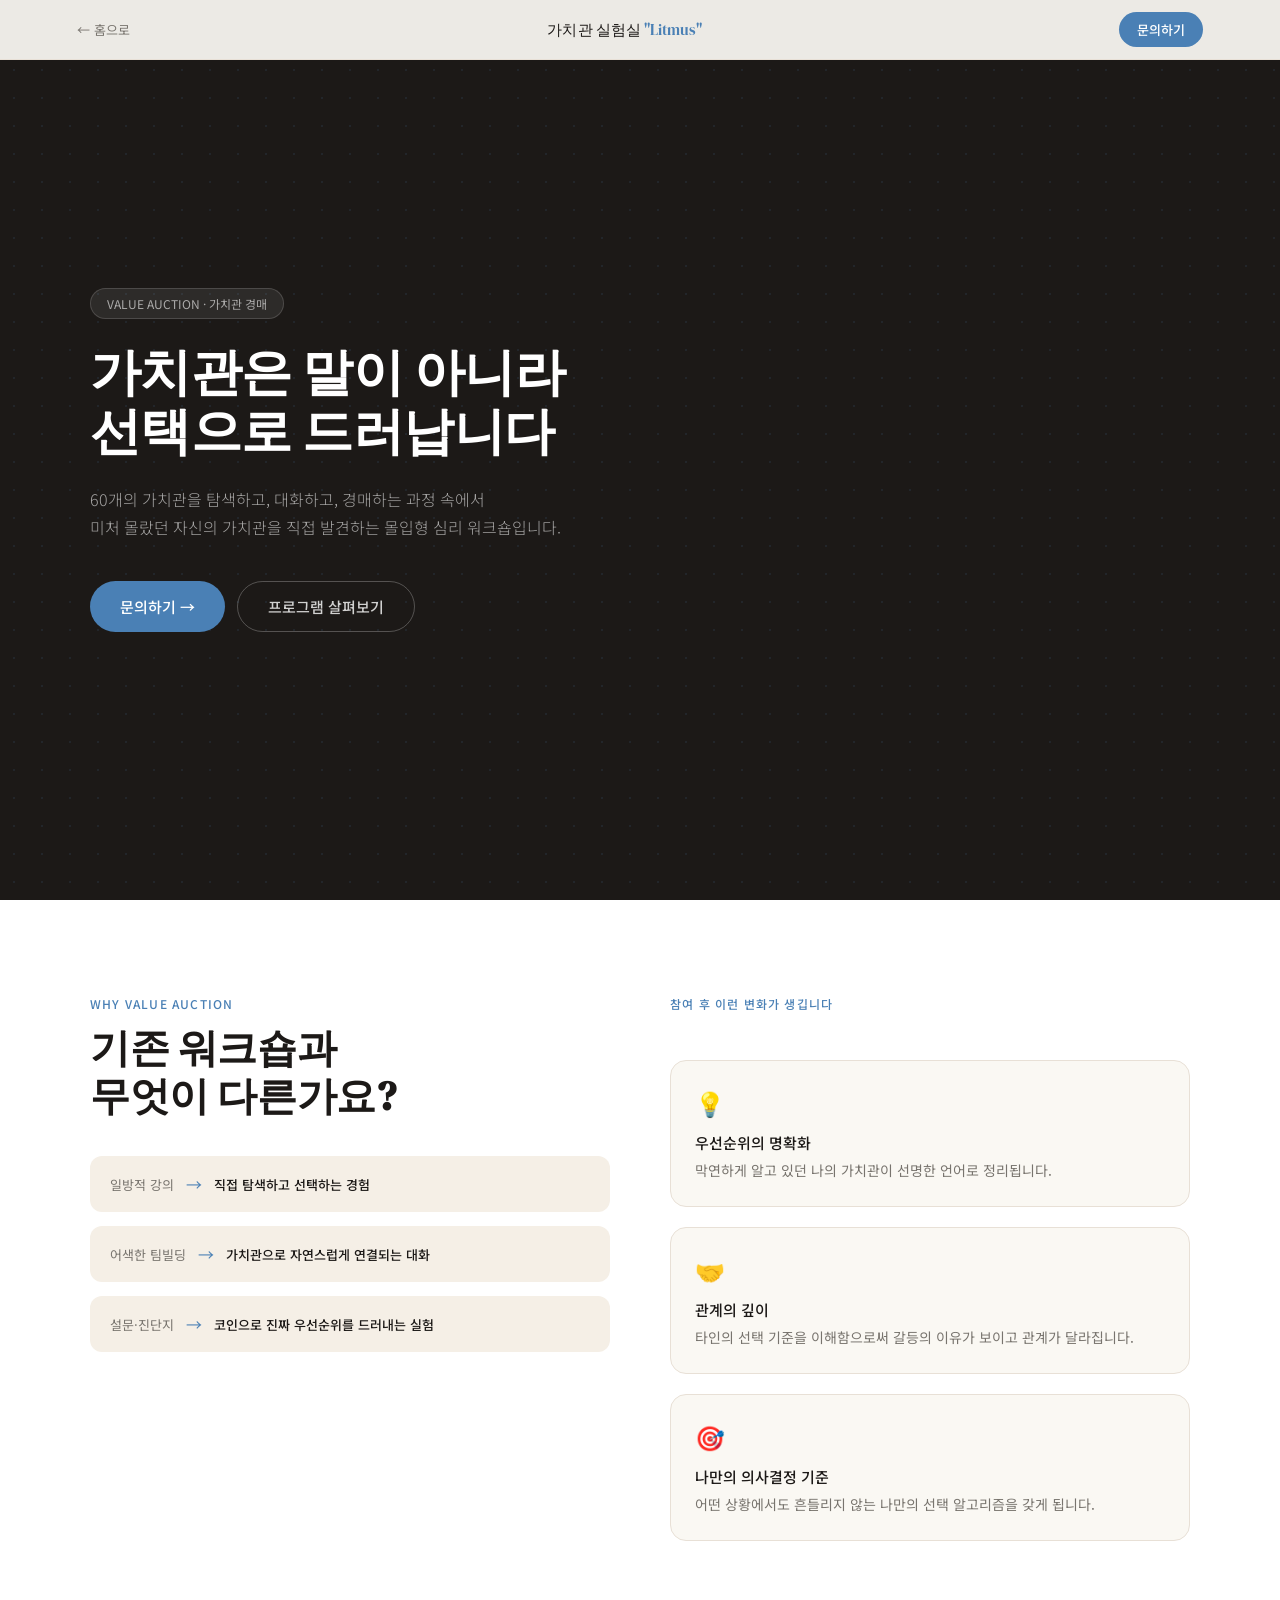
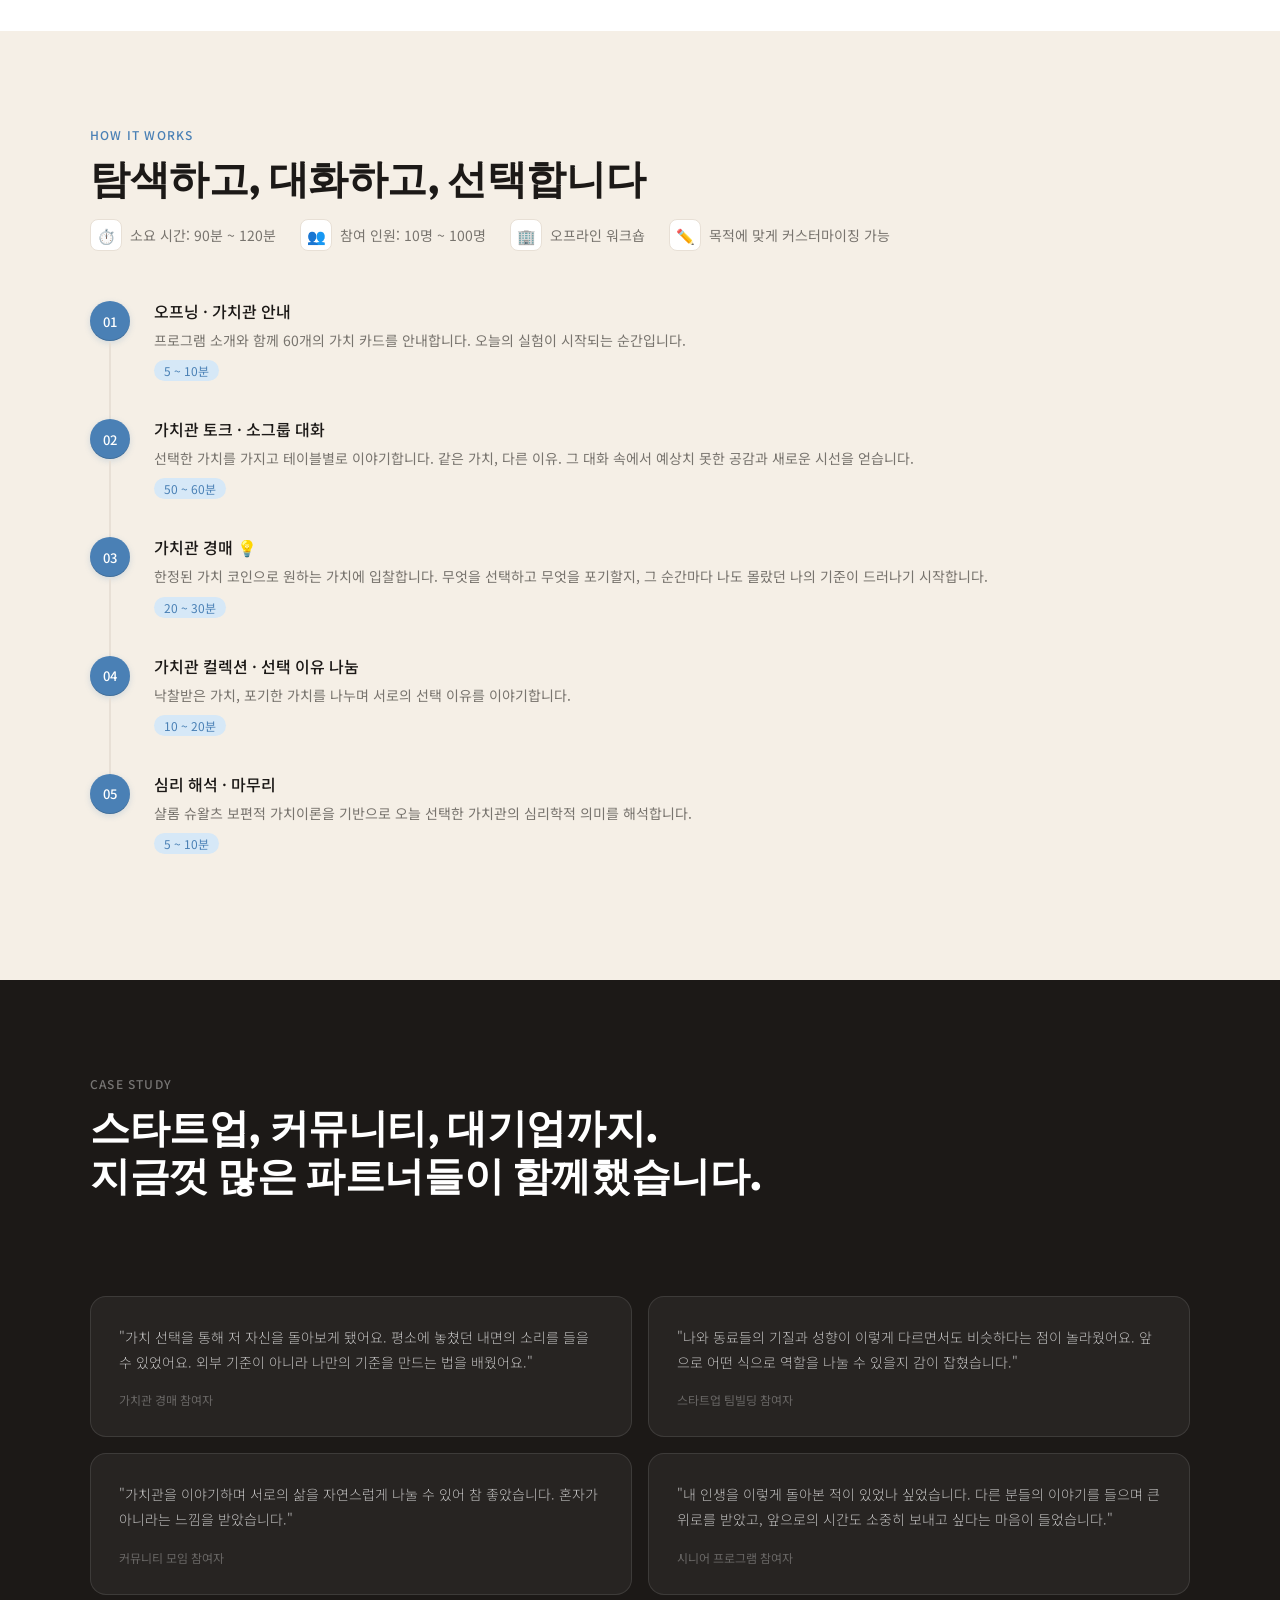
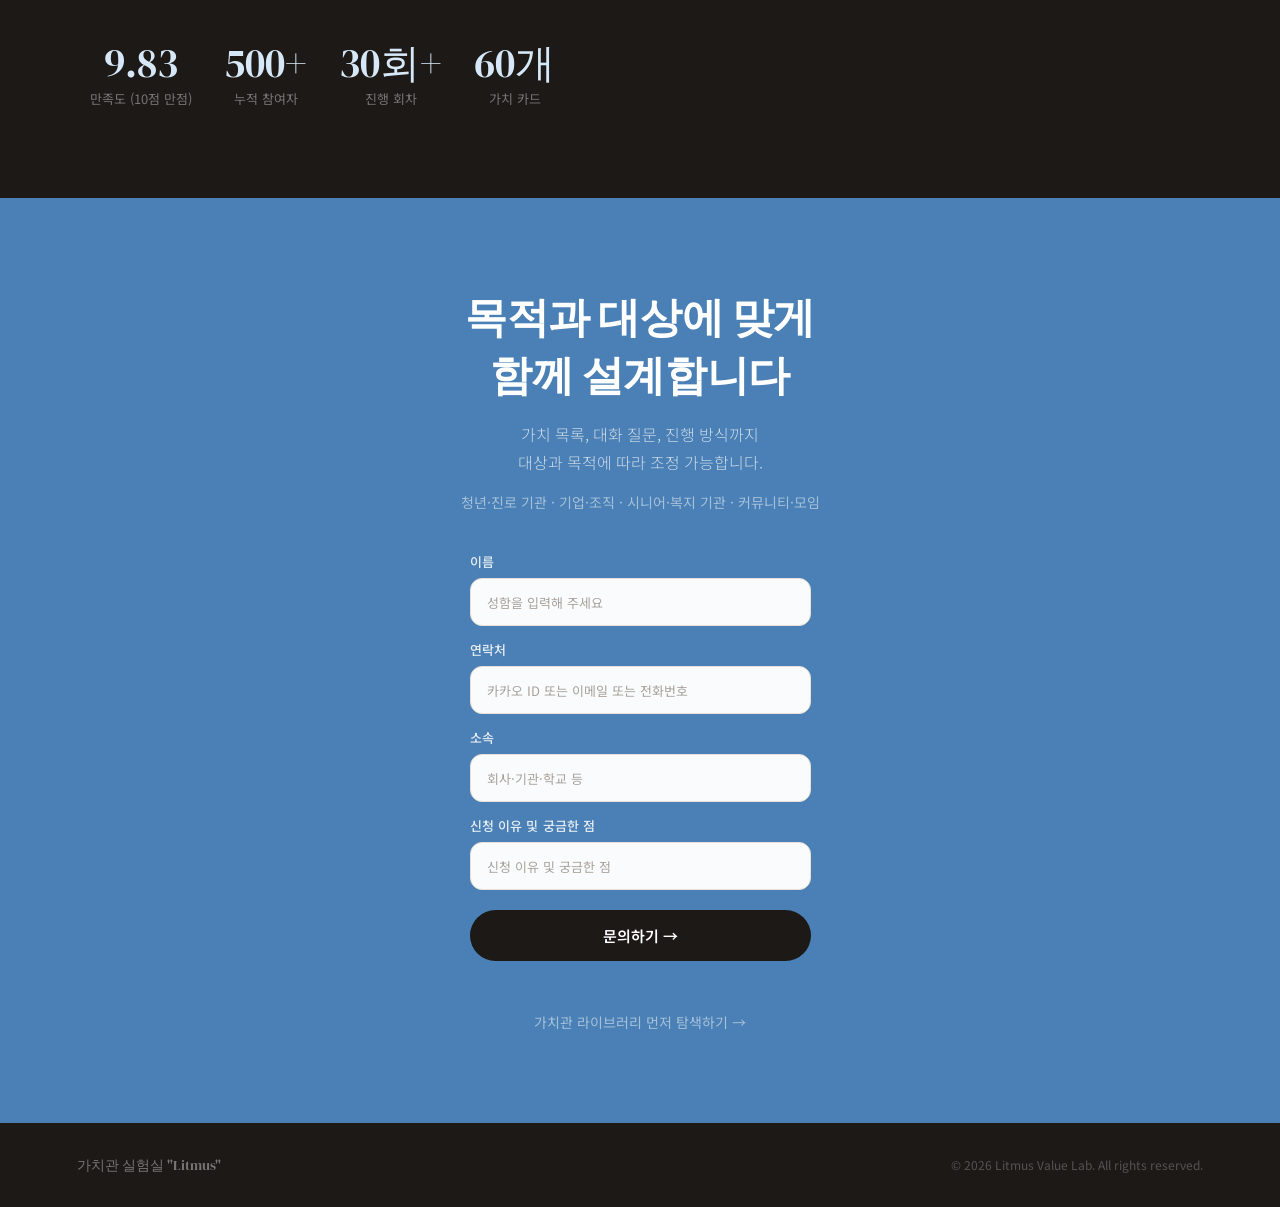
<file: auction.html>
<!DOCTYPE html>
<html lang="ko">
<head>
<meta charset="UTF-8">
<meta name="viewport" content="width=device-width, initial-scale=1.0">
<title>가치관 경매 — Litmus</title>
<link href="https://fonts.googleapis.com/css2?family=Noto+Sans+KR:wght@300;400;500;700&family=DM+Serif+Display:ital@0;1&display=swap" rel="stylesheet">
<link rel="stylesheet" href="polish.css">
<script>
window.__LITMUS_TWEAK_DEFAULTS = /*EDITMODE-BEGIN*/{"palette":"litmus","headFont":"dm-serif","bodyFont":"noto-sans"}/*EDITMODE-END*/;
// 환경 자동 감지: 배포된 사이트에서는 이미지 ON, 작업 미리보기에서는 OFF.
window.LITMUS_HAS_IMAGES = !/claudeusercontent|claude\.ai|localhost/i.test(location.hostname);
</script>
<style>
:root{--blue:#4A80B5;--blue-light:#D6E8F7;--blue-dark:#2C5F8A;--cream:#FAF8F3;--warm:#F5EFE6;--dark:#1C1917;--text:#2D2B28;--muted:#78746E;--border:#E8E0D6;--white:#FFFFFF;}
*{margin:0;padding:0;box-sizing:border-box;}
html{scroll-behavior:smooth;}
body{font-family:'Noto Sans KR',sans-serif;background:var(--cream);color:var(--text);overflow-x:hidden;}

/* NAV */
nav{position:fixed;top:0;left:0;right:0;z-index:100;padding:0 6%;height:60px;display:flex;align-items:center;justify-content:space-between;background:rgba(250,248,243,0.94);backdrop-filter:blur(16px);border-bottom:1px solid var(--border);}
.nav-brand{font-family:'DM Serif Display',serif;font-size:15px;color:var(--dark);text-decoration:none;}
.nav-brand span{color:var(--blue);}
.nav-back{font-size:13px;color:var(--muted);text-decoration:none;transition:color 0.2s;}
.nav-back:hover{color:var(--blue);}
.nav-cta{background:var(--blue);color:#fff;border:none;border-radius:100px;padding:8px 18px;font-size:13px;font-weight:500;cursor:pointer;font-family:inherit;text-decoration:none;transition:background 0.2s;}
.nav-cta:hover{background:var(--blue-dark);}

/* HERO */
.hero{min-height:100vh;display:flex;align-items:center;padding:100px 6% 80px;background:var(--dark);position:relative;overflow:hidden;}
.hero::after{content:'';position:absolute;inset:0;background-image:radial-gradient(circle,rgba(74,128,181,0.12) 1px,transparent 1px);background-size:28px 28px;}
.hero-layout{position:relative;z-index:1;max-width:1100px;margin:0 auto;display:grid;grid-template-columns:1fr 1fr;gap:60px;align-items:center;width:100%;}
@media(max-width:900px){.hero-layout{grid-template-columns:1fr;}.hero-img{display:none;}}
.hero-inner{max-width:560px;}
.hero-img{border-radius:20px;overflow:hidden;position:relative;}
.hero-img img{width:100%;height:480px;object-fit:cover;display:block;border-radius:20px;opacity:0.85;}
.hero-label{font-size:12px;color:rgba(255,255,255,0.4);letter-spacing:0.12em;margin-bottom:20px;text-transform:uppercase;}
.hero-title{font-family:'DM Serif Display',serif;font-size:clamp(32px,4vw,52px);color:#fff;line-height:1.15;margin-bottom:24px;animation:fadeUp 0.7s ease both;}
.hero-desc{font-size:16px;color:rgba(255,255,255,0.6);line-height:1.75;margin-bottom:40px;font-weight:300;animation:fadeUp 0.7s 0.1s ease both;opacity:0;}
.hero-cta{display:flex;gap:12px;flex-wrap:wrap;animation:fadeUp 0.7s 0.2s ease both;opacity:0;}
.btn-primary{background:var(--blue);color:#fff;border:none;border-radius:100px;padding:14px 30px;font-size:15px;font-weight:500;cursor:pointer;font-family:inherit;text-decoration:none;display:inline-flex;align-items:center;gap:8px;transition:background 0.2s,transform 0.15s;}
.btn-primary:hover{background:var(--blue-dark);transform:translateY(-2px);}
.btn-outline{background:transparent;color:rgba(255,255,255,0.8);border:1.5px solid rgba(255,255,255,0.25);border-radius:100px;padding:14px 30px;font-size:15px;font-weight:500;cursor:pointer;font-family:inherit;text-decoration:none;display:inline-flex;align-items:center;gap:8px;transition:all 0.2s;}
.btn-outline:hover{border-color:rgba(255,255,255,0.6);color:#fff;}
.hero-badge{display:inline-flex;align-items:center;gap:8px;background:rgba(255,255,255,0.08);border:1px solid rgba(255,255,255,0.15);border-radius:100px;padding:6px 16px;font-size:12px;color:rgba(255,255,255,0.6);margin-bottom:24px;}

/* SECTION COMMON */
section{padding:90px 6%;}
.section-inner{max-width:1100px;margin:0 auto;}
.section-label{font-size:12px;font-weight:500;color:var(--blue);letter-spacing:0.1em;text-transform:uppercase;margin-bottom:12px;}
.section-title{font-family:'DM Serif Display',serif;font-size:clamp(26px,3.5vw,40px);color:var(--dark);line-height:1.2;margin-bottom:16px;}
.section-desc{font-size:16px;color:var(--muted);line-height:1.75;font-weight:300;}

/* WHY */
.why{background:var(--white);}
.why-grid{display:grid;grid-template-columns:1fr 1fr;gap:60px;align-items:start;margin-top:0;}
@media(max-width:768px){.why-grid{grid-template-columns:1fr;gap:40px;}}
.why-left{}
.why-compare{display:flex;flex-direction:column;gap:14px;margin-top:36px;}
.why-row{display:flex;align-items:center;gap:12px;padding:16px 20px;border-radius:12px;background:var(--warm);}
.why-row-before{font-size:13px;color:var(--muted);flex:0 0 auto;white-space:nowrap;}
.why-row-arrow{font-size:16px;color:var(--blue);flex-shrink:0;}
.why-row-after{font-size:13px;color:var(--dark);font-weight:500;flex:1;}
.why-effects{display:flex;flex-direction:column;gap:20px;margin-top:36px;}
.effect-card{padding:24px;border:1px solid var(--border);border-radius:16px;background:var(--cream);transition:all 0.2s;}
.effect-card:hover{border-color:var(--blue);transform:translateY(-2px);}
.effect-icon{font-size:24px;margin-bottom:12px;}
.effect-title{font-size:15px;font-weight:500;color:var(--dark);margin-bottom:6px;}
.effect-desc{font-size:14px;color:var(--muted);line-height:1.65;}

/* PROGRAM */
.program{background:var(--warm);}
.program-meta{display:flex;gap:24px;flex-wrap:wrap;margin-bottom:48px;margin-top:8px;}
.meta-item{display:flex;align-items:center;gap:8px;font-size:14px;color:var(--muted);}
.meta-icon{width:32px;height:32px;border-radius:8px;background:var(--white);display:flex;align-items:center;justify-content:center;font-size:15px;border:1px solid var(--border);}
.timeline{display:flex;flex-direction:column;gap:0;}
.timeline-item{display:flex;gap:24px;position:relative;}
.timeline-item:not(:last-child)::before{content:'';position:absolute;left:19px;top:44px;bottom:-4px;width:2px;background:var(--border);}
.timeline-num{width:40px;height:40px;border-radius:50%;background:var(--blue);color:#fff;font-size:13px;font-weight:500;display:flex;align-items:center;justify-content:center;flex-shrink:0;margin-top:2px;}
.timeline-content{padding-bottom:36px;flex:1;}
.timeline-title{font-size:16px;font-weight:500;color:var(--dark);margin-bottom:6px;}
.timeline-desc{font-size:14px;color:var(--muted);line-height:1.65;}
.timeline-time{display:inline-block;margin-top:8px;font-size:12px;color:var(--blue);background:var(--blue-light);border-radius:100px;padding:2px 10px;}
.timeline-img{margin-top:16px;border-radius:12px;overflow:hidden;}
.timeline-img img{width:100%;max-width:360px;height:220px;object-fit:cover;border-radius:12px;display:block;}

/* CASE */
.case{background:var(--dark);}
.case .section-label{color:rgba(255,255,255,0.4);}
.case .section-title{color:#fff;}
.case .section-desc{color:rgba(255,255,255,0.55);}
.logos{display:flex;flex-wrap:wrap;gap:16px;margin-top:40px;margin-bottom:56px;align-items:center;}
.logo-item{background:rgba(255,255,255,0.08);border:1px solid rgba(255,255,255,0.1);border-radius:12px;padding:12px 20px;font-size:13px;color:rgba(255,255,255,0.7);font-weight:500;}
.voices-grid{display:grid;grid-template-columns:1fr 1fr;gap:16px;margin-top:0;}
@media(max-width:768px){.voices-grid{grid-template-columns:1fr;}}
.voice-card{background:rgba(255,255,255,0.05);border:1px solid rgba(255,255,255,0.1);border-radius:16px;padding:28px;}
.voice-text{font-size:14px;color:rgba(255,255,255,0.7);line-height:1.8;margin-bottom:16px;font-weight:300;}
.voice-from{font-size:12px;color:rgba(255,255,255,0.3);}
.stat-row{display:flex;gap:32px;margin-top:48px;flex-wrap:wrap;}
.stat-item{text-align:center;}
.stat-num{font-family:'DM Serif Display',serif;font-size:40px;color:var(--blue-light);line-height:1;}
.stat-label{font-size:13px;color:rgba(255,255,255,0.4);margin-top:6px;}

/* CTA */
.cta{background:var(--blue);padding:90px 6%;text-align:center;}
.cta-title{font-family:'DM Serif Display',serif;font-size:clamp(26px,4vw,42px);color:#fff;margin-bottom:16px;}
.cta-desc{font-size:16px;color:rgba(255,255,255,0.7);line-height:1.75;margin-bottom:16px;font-weight:300;}
.cta-note{font-size:14px;color:rgba(255,255,255,0.5);margin-bottom:40px;}
.cta-buttons{display:flex;gap:14px;justify-content:center;flex-wrap:wrap;margin-bottom:24px;}
.btn-white{background:#fff;color:var(--blue);border:none;border-radius:100px;padding:14px 32px;font-size:15px;font-weight:500;cursor:pointer;font-family:inherit;text-decoration:none;transition:all 0.2s;}
.btn-white:hover{transform:translateY(-2px);box-shadow:0 8px 24px rgba(0,0,0,0.15);}
.cta-link{font-size:14px;color:rgba(255,255,255,0.5);text-decoration:none;transition:color 0.2s;}
.cta-link:hover{color:#fff;}

/* CTA 문의 폼 */
.cta-form{max-width:480px;margin:0 auto 24px;text-align:left;}
.cta-form .field{margin-bottom:14px;}
.cta-form label{display:block;font-size:13px;font-weight:500;color:rgba(255,255,255,0.85);margin-bottom:7px;letter-spacing:0.01em;}
.cta-form label .opt{font-weight:400;color:rgba(255,255,255,0.5);font-size:12px;}
.cta-form input,
.cta-form select{width:100%;background:rgba(255,255,255,0.97);border:1px solid var(--border);border-radius:12px;padding:13px 16px;font-size:14px;font-family:inherit;color:var(--text);transition:box-shadow 0.2s,border-color 0.2s;}
.cta-form input::placeholder{color:#A8A29A;font-size:13px;}
.cta-form input:focus,
.cta-form select:focus{outline:none;border-color:#fff;box-shadow:0 0 0 4px rgba(255,255,255,0.25);}
.cta-form select{appearance:none;-webkit-appearance:none;background-image:url("data:image/svg+xml,%3Csvg xmlns='http://www.w3.org/2000/svg' width='14' height='14' viewBox='0 0 24 24' fill='none' stroke='%232C5F8A' stroke-width='2.5' stroke-linecap='round' stroke-linejoin='round'%3E%3Cpolyline points='6 9 12 15 18 9'%3E%3C/polyline%3E%3C/svg%3E");background-repeat:no-repeat;background-position:right 16px center;padding-right:42px;cursor:pointer;}
.cta-form .btn-submit{width:100%;margin-top:6px;background:var(--dark);color:#fff;border:none;border-radius:100px;padding:15px 32px;font-size:15px;font-weight:600;cursor:pointer;font-family:inherit;transition:transform 0.2s,box-shadow 0.2s,background 0.2s;}
.cta-form .btn-submit:hover{transform:translateY(-2px);box-shadow:0 8px 24px rgba(0,0,0,0.22);}
.cta-form .btn-submit:disabled{opacity:0.6;cursor:default;transform:none;box-shadow:none;}
.cta-success{max-width:480px;margin:0 auto 24px;background:rgba(255,255,255,0.97);border-radius:16px;padding:36px 28px;text-align:center;color:var(--text);font-size:17px;line-height:1.65;font-weight:500;}

footer{background:var(--dark);padding:32px 6%;display:flex;align-items:center;justify-content:space-between;flex-wrap:wrap;gap:16px;}
.footer-brand{font-family:'DM Serif Display',serif;font-size:14px;color:rgba(255,255,255,0.4);}
.footer-copy{font-size:12px;color:rgba(255,255,255,0.25);}

/* REVEAL */
.reveal{opacity:0;transform:translateY(24px);transition:opacity 0.6s ease,transform 0.6s ease;}
.reveal.visible{opacity:1;transform:none;}

@keyframes fadeUp{from{opacity:0;transform:translateY(20px);}to{opacity:1;transform:translateY(0);}}
</style>
</head>
<body>

<nav>
  <a class="nav-back" href="index.html">← 홈으로</a>
  <a class="nav-brand" href="index.html">가치관 실험실 <span>"Litmus"</span></a>
  <a class="nav-cta" href="#contact">문의하기</a>
</nav>

<!-- 01. HERO -->
<section class="hero">
  <div class="hero-layout">
    <div class="hero-inner">
      <div class="hero-badge">VALUE AUCTION · 가치관 경매</div>
      <h1 class="hero-title">가치관은 말이 아니라<br>선택으로 드러납니다</h1>
      <p class="hero-desc">60개의 가치관을 탐색하고, 대화하고, 경매하는 과정 속에서<br>미처 몰랐던 자신의 가치관을 직접 발견하는 몰입형 심리 워크숍입니다.</p>
      <div class="hero-cta">
        <a class="btn-primary" href="#contact">문의하기 →</a>
        <a class="btn-outline" href="#program">프로그램 살펴보기</a>
      </div>
    </div>
    <div class="hero-img">
      <img src="images/pre.jpg" alt="가치관 경매 현장" onerror="this.parentElement.style.display='none'">
    </div>
  </div>
</section>

<!-- 02. WHY -->
<section class="why" id="why">
  <div class="section-inner">
    <div class="why-grid">
      <div class="reveal">
        <div class="section-label">WHY VALUE AUCTION</div>
        <h2 class="section-title">기존 워크숍과<br>무엇이 다른가요?</h2>
        <div class="why-compare">
          <div class="why-row">
            <span class="why-row-before">일방적 강의</span>
            <span class="why-row-arrow">→</span>
            <span class="why-row-after">직접 탐색하고 선택하는 경험</span>
          </div>
          <div class="why-row">
            <span class="why-row-before">어색한 팀빌딩</span>
            <span class="why-row-arrow">→</span>
            <span class="why-row-after">가치관으로 자연스럽게 연결되는 대화</span>
          </div>
          <div class="why-row">
            <span class="why-row-before">설문·진단지</span>
            <span class="why-row-arrow">→</span>
            <span class="why-row-after">코인으로 진짜 우선순위를 드러내는 실험</span>
          </div>
        </div>
      </div>
      <div class="reveal">
        <div class="section-label">참여 후 이런 변화가 생깁니다</div>
        <div class="why-effects">
          <div class="effect-card">
            <div class="effect-icon">💡</div>
            <div class="effect-title">우선순위의 명확화</div>
            <div class="effect-desc">막연하게 알고 있던 나의 가치관이 선명한 언어로 정리됩니다.</div>
          </div>
          <div class="effect-card">
            <div class="effect-icon">🤝</div>
            <div class="effect-title">관계의 깊이</div>
            <div class="effect-desc">타인의 선택 기준을 이해함으로써 갈등의 이유가 보이고 관계가 달라집니다.</div>
          </div>
          <div class="effect-card">
            <div class="effect-icon">🎯</div>
            <div class="effect-title">나만의 의사결정 기준</div>
            <div class="effect-desc">어떤 상황에서도 흔들리지 않는 나만의 선택 알고리즘을 갖게 됩니다.</div>
          </div>
        </div>
      </div>
    </div>
  </div>
</section>

<!-- 03. PROGRAM -->
<section class="program" id="program">
  <div class="section-inner">
    <div class="reveal">
      <div class="section-label">HOW IT WORKS</div>
      <h2 class="section-title">탐색하고, 대화하고, 선택합니다</h2>
      <div class="program-meta">
        <div class="meta-item"><div class="meta-icon">⏱️</div> 소요 시간: 90분 ~ 120분</div>
        <div class="meta-item"><div class="meta-icon">👥</div> 참여 인원: 10명 ~ 100명</div>
        <div class="meta-item"><div class="meta-icon">🏢</div> 오프라인 워크숍</div>
        <div class="meta-item"><div class="meta-icon">✏️</div> 목적에 맞게 커스터마이징 가능</div>
      </div>
    </div>
    <div class="timeline reveal">
      <div class="timeline-item">
        <div class="timeline-num">01</div>
        <div class="timeline-content">
          <div class="timeline-title">오프닝 · 가치관 안내</div>
          <div class="timeline-desc">프로그램 소개와 함께 60개의 가치 카드를 안내합니다. 오늘의 실험이 시작되는 순간입니다.</div>
          <span class="timeline-time">5 ~ 10분</span>
        </div>
      </div>
      <div class="timeline-item">
        <div class="timeline-num">02</div>
        <div class="timeline-content">
          <div class="timeline-title">가치관 토크 · 소그룹 대화</div>
          <div class="timeline-desc">선택한 가치를 가지고 테이블별로 이야기합니다. 같은 가치, 다른 이유. 그 대화 속에서 예상치 못한 공감과 새로운 시선을 얻습니다.</div>
          <span class="timeline-time">50 ~ 60분</span>
          <div class="timeline-img"><img src="images/program_01.png" alt="가치관 토크 현장" onerror="this.style.display='none'"></div>
        </div>
      </div>
      <div class="timeline-item">
        <div class="timeline-num">03</div>
        <div class="timeline-content">
          <div class="timeline-title">가치관 경매 💡</div>
          <div class="timeline-desc">한정된 가치 코인으로 원하는 가치에 입찰합니다. 무엇을 선택하고 무엇을 포기할지, 그 순간마다 나도 몰랐던 나의 기준이 드러나기 시작합니다.</div>
          <span class="timeline-time">20 ~ 30분</span>
          <div class="timeline-img"><img src="images/program_02.png" alt="가치관 경매 현장" onerror="this.style.display='none'"></div>
        </div>
      </div>
      <div class="timeline-item">
        <div class="timeline-num">04</div>
        <div class="timeline-content">
          <div class="timeline-title">가치관 컬렉션 · 선택 이유 나눔</div>
          <div class="timeline-desc">낙찰받은 가치, 포기한 가치를 나누며 서로의 선택 이유를 이야기합니다.</div>
          <span class="timeline-time">10 ~ 20분</span>
          <div class="timeline-img"><img src="images/program_03.jpg" alt="가치관 기록 현장" onerror="this.style.display='none'"></div>
        </div>
      </div>
      <div class="timeline-item">
        <div class="timeline-num">05</div>
        <div class="timeline-content">
          <div class="timeline-title">심리 해석 · 마무리</div>
          <div class="timeline-desc">샬롬 슈왈츠 보편적 가치이론을 기반으로 오늘 선택한 가치관의 심리학적 의미를 해석합니다.</div>
          <span class="timeline-time">5 ~ 10분</span>
        </div>
      </div>
    </div>
  </div>
</section>

<!-- 04. CASE -->
<section class="case" id="case">
  <div class="section-inner">
    <div class="reveal">
      <div class="section-label">CASE STUDY</div>
      <h2 class="section-title">스타트업, 커뮤니티, 대기업까지.<br>지금껏 많은 파트너들이 함께했습니다.</h2>
      <div class="logos">
        <img src="images/logos.png" alt="파트너 로고" style="max-width:100%;height:auto;border-radius:12px;background:white;padding:20px;">
      </div>
    </div>
    <div class="voices-grid reveal">
      <div class="voice-card">
        <p class="voice-text">"가치 선택을 통해 저 자신을 돌아보게 됐어요. 평소에 놓쳤던 내면의 소리를 들을 수 있었어요. 외부 기준이 아니라 나만의 기준을 만드는 법을 배웠어요."</p>
        <div class="voice-from">가치관 경매 참여자</div>
      </div>
      <div class="voice-card">
        <p class="voice-text">"나와 동료들의 기질과 성향이 이렇게 다르면서도 비슷하다는 점이 놀라웠어요. 앞으로 어떤 식으로 역할을 나눌 수 있을지 감이 잡혔습니다."</p>
        <div class="voice-from">스타트업 팀빌딩 참여자</div>
      </div>
      <div class="voice-card">
        <p class="voice-text">"가치관을 이야기하며 서로의 삶을 자연스럽게 나눌 수 있어 참 좋았습니다. 혼자가 아니라는 느낌을 받았습니다."</p>
        <div class="voice-from">커뮤니티 모임 참여자</div>
      </div>
      <div class="voice-card">
        <p class="voice-text">"내 인생을 이렇게 돌아본 적이 있었나 싶었습니다. 다른 분들의 이야기를 들으며 큰 위로를 받았고, 앞으로의 시간도 소중히 보내고 싶다는 마음이 들었습니다."</p>
        <div class="voice-from">시니어 프로그램 참여자</div>
      </div>
    </div>
    <div class="stat-row reveal">
      <div class="stat-item">
        <div class="stat-num">9.83</div>
        <div class="stat-label">만족도 (10점 만점)</div>
      </div>
      <div class="stat-item">
        <div class="stat-num">500+</div>
        <div class="stat-label">누적 참여자</div>
      </div>
      <div class="stat-item">
        <div class="stat-num">30회+</div>
        <div class="stat-label">진행 회차</div>
      </div>
      <div class="stat-item">
        <div class="stat-num">60개</div>
        <div class="stat-label">가치 카드</div>
      </div>
    </div>
  </div>
</section>

<!-- 05. CTA -->
<section class="cta" id="contact">
  <h2 class="cta-title reveal">목적과 대상에 맞게<br>함께 설계합니다</h2>
  <p class="cta-desc reveal">가치 목록, 대화 질문, 진행 방식까지<br>대상과 목적에 따라 조정 가능합니다.</p>
  <p class="cta-note reveal">청년·진로 기관 · 기업·조직 · 시니어·복지 기관 · 커뮤니티·모임</p>
  <div class="cta-buttons reveal">
    <form class="cta-form" id="contact-form" action="https://formspree.io/f/maqkvvlq" method="POST">
      <div class="field">
        <label for="cf-name">이름</label>
        <input type="text" id="cf-name" name="이름" placeholder="성함을 입력해 주세요" required>
      </div>
      <div class="field">
        <label for="cf-contact">연락처</label>
        <input type="text" id="cf-contact" name="연락처" placeholder="카카오 ID 또는 이메일 또는 전화번호" required style="border-radius: 12px">
      </div>
      <div class="field">
        <label for="cf-org">소속</label>
        <input type="text" id="cf-org" name="소속" placeholder="회사·기관·학교 등">
      </div>
      <div class="field">
        <label for="cf-memo">신청 이유 및 궁금한 점</label>
        <input type="text" id="cf-memo" name="신청 이유 및 궁금한 점" placeholder="신청 이유 및 궁금한 점">
      </div>
      <button type="submit" class="btn-submit">문의하기 →</button>
    </form>
  </div>
  <div class="reveal">
    <a class="cta-link" href="library.html">가치관 라이브러리 먼저 탐색하기 →</a>
  </div>
</section>

<footer>
  <span class="footer-brand">가치관 실험실 "Litmus"</span>
  <span class="footer-copy">© 2026 Litmus Value Lab. All rights reserved.</span>
</footer>

<script>
// 이미지 없을 때(LITMUS_HAS_IMAGES=false) 빈 IMG 네트워크 호출을 막고 placeholder만 남김
if (!window.LITMUS_HAS_IMAGES) {
  document.querySelectorAll('img').forEach(function(img){
    var src = img.getAttribute('src') || '';
    if (src.indexOf('images/') === 0 || src.indexOf('drive.google.com') !== -1) {
      img.removeAttribute('src');
      img.style.display = 'none';
      // 부모가 hero-img 같이 이미지 전용 컨테이너면 함께 숨김
      var p = img.parentElement;
      if (p && (p.classList.contains('hero-img') || p.classList.contains('timeline-img'))) p.style.display='none';
    }
  });
}
const observer = new IntersectionObserver(entries => {
  entries.forEach(e => { if(e.isIntersecting) e.target.classList.add('visible'); });
},{threshold:0.1});
document.querySelectorAll('.reveal').forEach(el => observer.observe(el));
</script>
<script>
// CTA 문의 폼 — Formspree AJAX 제출 후 성공 메시지로 교체
(function(){
  var form = document.getElementById('contact-form');
  if (!form) return;
  form.addEventListener('submit', function(e){
    e.preventDefault();
    var btn = form.querySelector('.btn-submit');
    btn.disabled = true;
    btn.textContent = '접수 중…';
    fetch(form.action, {
      method: 'POST',
      body: new FormData(form),
      headers: { 'Accept': 'application/json' }
    }).then(function(res){
      if (res.ok) { showSuccess(); }
      else { res.json().then(function(d){
        btn.disabled = false; btn.textContent = '문의하기 →';
        alert((d.errors && d.errors.map(function(x){return x.message;}).join('\n')) || '전송에 실패했어요. 잠시 후 다시 시도해 주세요.');
      }).catch(function(){ btn.disabled=false; btn.textContent='문의하기 →'; alert('전송에 실패했어요. 잠시 후 다시 시도해 주세요.'); }); }
    }).catch(function(){
      btn.disabled = false; btn.textContent = '문의하기 →';
      alert('네트워크 오류로 전송에 실패했어요. 잠시 후 다시 시도해 주세요.');
    });
  });
  function showSuccess(){
    var msg = document.createElement('div');
    msg.className = 'cta-success';
    msg.textContent = '신청이 접수되었어요. 곧 연락드릴게요 😊';
    form.replaceWith(msg);
  }
})();
</script>
<script src="tweaks.js" defer></script>
</body>
</html>
</file>
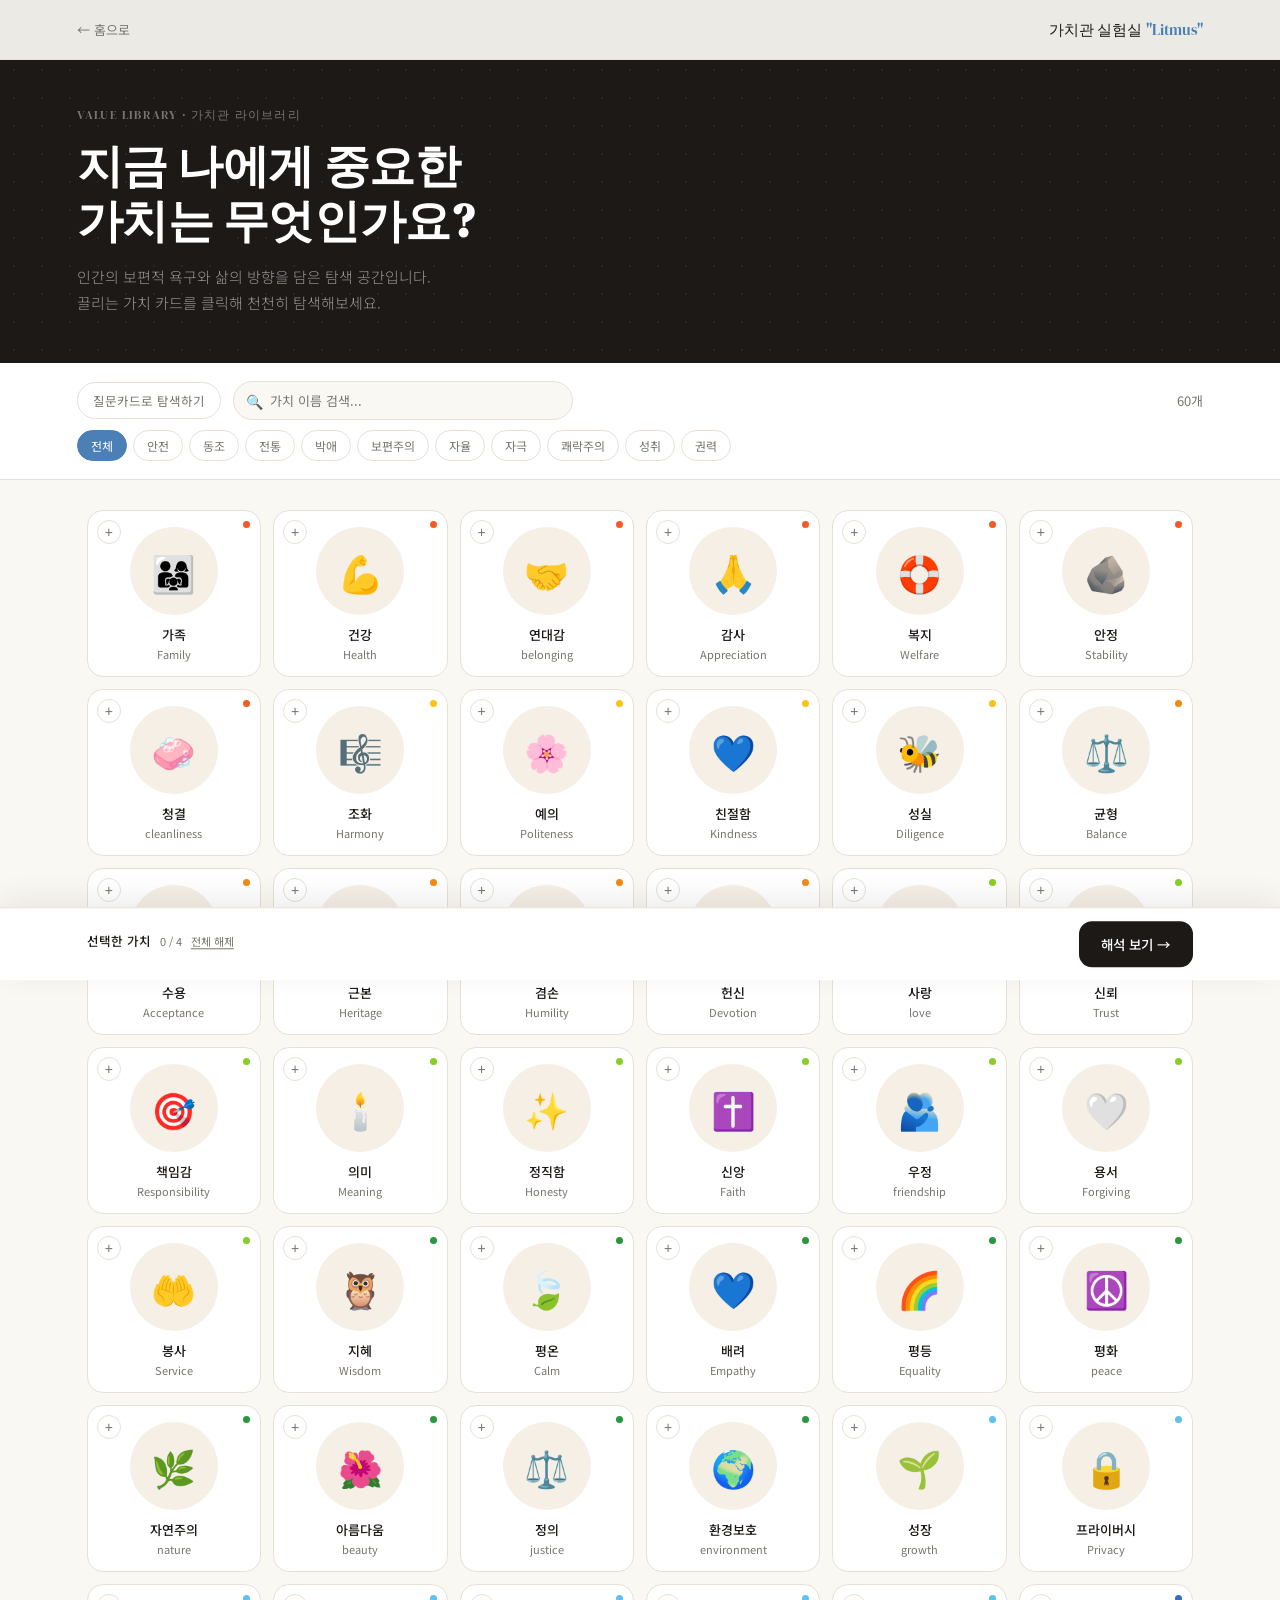
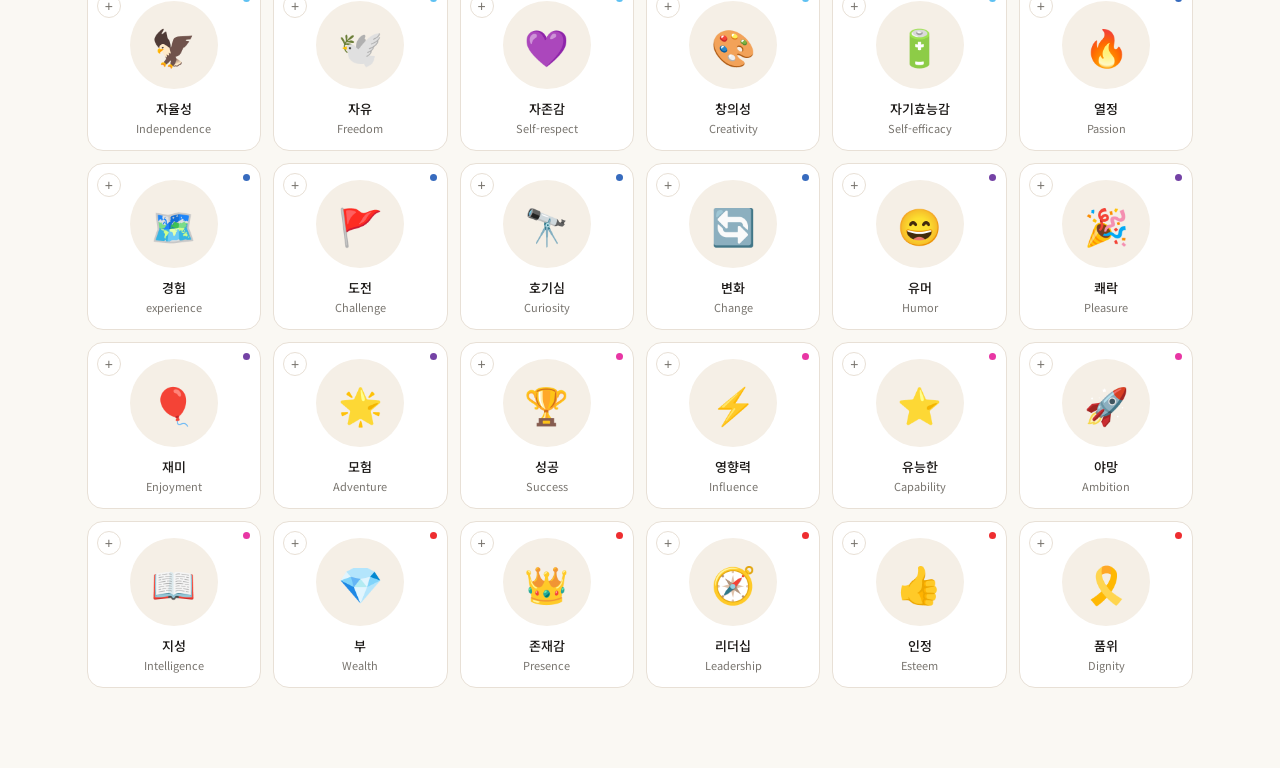
<file: library.html>
<!DOCTYPE html>
<html lang="ko">
<head>
<meta charset="UTF-8">
<meta name="viewport" content="width=device-width, initial-scale=1.0">
<title>가치관 라이브러리 — Litmus</title>
<link href="https://fonts.googleapis.com/css2?family=Noto+Sans+KR:wght@300;400;500;700&family=DM+Serif+Display:ital@0;1&display=swap" rel="stylesheet">
<link rel="stylesheet" href="polish.css?v=2">
<script>
window.__LITMUS_TWEAK_DEFAULTS = /*EDITMODE-BEGIN*/{"palette":"litmus","headFont":"dm-serif","bodyFont":"noto-sans"}/*EDITMODE-END*/;
// 환경 자동 감지: 배포된 사이트에서는 이미지 ON, 작업 미리보기에서는 OFF.
window.LITMUS_HAS_IMAGES = !/claudeusercontent|claude\.ai|localhost/i.test(location.hostname);
</script>
<style>
:root{--blue:#4A80B5;--cream:#FAF8F3;--warm:#F5EFE6;--dark:#1C1917;--text:#2D2B28;--muted:#78746E;--border:#E8E0D6;--white:#FFFFFF;}
*{margin:0;padding:0;box-sizing:border-box;}
body{font-family:'Noto Sans KR',sans-serif;background:var(--cream);color:var(--text);overflow-x:hidden;}
nav{position:fixed;top:0;left:0;right:0;z-index:100;padding:0 6%;height:60px;display:flex;align-items:center;justify-content:space-between;background:rgba(250,248,243,0.94);backdrop-filter:blur(16px);border-bottom:1px solid var(--border);}
.nav-brand{font-family:'DM Serif Display',serif;font-size:15px;color:var(--dark);text-decoration:none;}
.nav-brand span{color:var(--blue);}
.nav-back{font-size:13px;color:var(--muted);text-decoration:none;}
.nav-back:hover{color:var(--blue);}
.hero{padding:100px 6% 48px;background:var(--dark);position:relative;overflow:hidden;}
.hero::after{content:'';position:absolute;inset:0;background-image:radial-gradient(circle,rgba(74,128,181,0.15) 1px,transparent 1px);background-size:28px 28px;}
.hero-inner{position:relative;z-index:1;max-width:700px;}
.hero-label{font-size:12px;color:rgba(255,255,255,0.4);letter-spacing:0.1em;margin-bottom:14px;}
.hero-title{font-family:'DM Serif Display',serif;font-size:clamp(28px,4vw,46px);color:#fff;line-height:1.2;margin-bottom:16px;}
.hero-desc{font-size:15px;color:rgba(255,255,255,0.55);line-height:1.7;font-weight:300;}
.controls{padding:18px 6%;background:var(--white);border-bottom:1px solid var(--border);position:sticky;top:102px;z-index:90;}
.controls-inner{max-width:1260px;margin:0 auto;display:flex;flex-direction:column;gap:10px;}
.top-row{display:flex;align-items:center;gap:12px;}
.search-wrap{position:relative;flex:1;max-width:340px;}
.search-input{width:100%;padding:9px 14px 9px 36px;border:1px solid var(--border);border-radius:100px;font-size:13px;font-family:inherit;background:var(--cream);color:var(--text);outline:none;}
.search-input:focus{border-color:var(--blue);}
.search-icon{position:absolute;left:13px;top:50%;transform:translateY(-50%);color:var(--muted);font-size:14px;}
.count{font-size:13px;color:var(--muted);margin-left:auto;}
.filters{display:flex;gap:6px;flex-wrap:wrap;}
.fbtn{padding:6px 13px;border-radius:100px;border:1px solid var(--border);background:var(--white);font-size:12px;font-family:inherit;color:var(--muted);cursor:pointer;transition:all 0.2s;}
.fbtn:hover{border-color:var(--blue);color:var(--blue);}
.fbtn.on{background:var(--blue);color:#fff;border-color:var(--blue);}
.main{padding:30px 6% 80px;max-width:1260px;margin:0 auto;}
.grid{display:grid;grid-template-columns:repeat(auto-fill,minmax(148px,1fr));gap:12px;}
.card{background:var(--white);border:1px solid var(--border);border-radius:16px;padding:16px 10px 14px;text-align:center;cursor:pointer;transition:all 0.22s;position:relative;}
.card:hover{transform:translateY(-5px);box-shadow:0 12px 32px rgba(0,0,0,0.1);border-color:var(--blue);}
.card.hide{display:none;}
.dot{position:absolute;top:10px;right:10px;width:7px;height:7px;border-radius:50%;}
.img-wrap{width:88px;height:88px;margin:0 auto 10px;border-radius:50%;overflow:hidden;background:var(--warm);display:flex;align-items:center;justify-content:center;}
.img-wrap img{width:100%;height:100%;object-fit:cover;display:block;}
.emoji{font-size:36px;line-height:1;}
.cname{font-size:13px;font-weight:500;color:var(--dark);margin-bottom:2px;}
.cen{font-size:11px;color:var(--muted);}
.overlay{display:none;position:fixed;inset:0;background:rgba(0,0,0,0.55);z-index:200;align-items:center;justify-content:center;padding:20px;}
.overlay.on{display:flex;}
.modal{background:var(--white);border-radius:24px;max-width:460px;width:100%;overflow:hidden;position:relative;max-height:90vh;overflow-y:auto;}
.modal-img{padding:36px 40px 28px;text-align:center;}
.modal-circle{width:150px;height:150px;border-radius:50%;overflow:hidden;display:inline-flex;align-items:center;justify-content:center;background:var(--warm);}
.modal-circle img{width:100%;height:100%;object-fit:cover;}
.modal-emoji{font-size:60px;}
.modal-body{padding:0 30px 32px;}
.modal-hr{border:none;border-top:1px solid var(--border);margin:0 0 18px;}
.modal-cat{font-size:12px;font-weight:500;letter-spacing:0.05em;margin-bottom:6px;}
.modal-name{font-family:'DM Serif Display',serif;font-size:30px;color:var(--dark);margin-bottom:3px;}
.modal-en{font-size:14px;color:var(--muted);margin-bottom:18px;}
.modal-lbl{font-size:11px;color:var(--muted);margin-bottom:7px;}
.modal-def{font-size:15px;color:var(--text);line-height:1.75;}
.close-btn{position:absolute;top:12px;right:12px;width:32px;height:32px;border-radius:50%;background:rgba(0,0,0,0.07);border:none;cursor:pointer;font-size:16px;display:flex;align-items:center;justify-content:center;}
.close-btn:hover{background:rgba(0,0,0,0.14);}
.empty{display:none;text-align:center;padding:60px;color:var(--muted);}

/* ===== 질문 맥락 선택 ===== */
.ctx-overlay{display:none;position:fixed;inset:0;z-index:300;background:rgba(28,25,23,0.62);backdrop-filter:blur(8px);align-items:center;justify-content:center;padding:22px;}
.ctx-overlay.on{display:flex;animation:fadeIn 0.3s ease;}
@keyframes fadeIn{from{opacity:0;}to{opacity:1;}}
.ctx-card{background:var(--white);border-radius:26px;max-width:540px;width:100%;padding:38px 34px 30px;text-align:center;box-shadow:0 30px 70px rgba(0,0,0,0.3);}
.ctx-eyebrow{font-size:12px;letter-spacing:0.12em;color:var(--blue);margin-bottom:12px;font-weight:500;}
.ctx-q{font-family:'DM Serif Display',serif;font-size:26px;color:var(--dark);line-height:1.3;margin-bottom:8px;}
.ctx-sub{font-size:13.5px;color:var(--muted);line-height:1.7;margin-bottom:26px;}
.ctx-grid{display:grid;grid-template-columns:1fr 1fr 1fr;gap:11px;}
.ctx-opt{border:1.5px solid var(--border);border-radius:18px;padding:20px 14px;background:var(--cream);cursor:pointer;transition:all 0.2s;text-align:center;}
.ctx-opt:hover{border-color:var(--blue);transform:translateY(-3px);box-shadow:0 10px 24px rgba(0,0,0,0.08);}
.ctx-opt-emoji{font-size:32px;line-height:1;margin-bottom:9px;}
.ctx-opt-name{font-size:15px;font-weight:700;color:var(--dark);margin-bottom:3px;}
.ctx-opt-desc{font-size:11.5px;color:var(--muted);line-height:1.5;}
.ctx-back{background:none;border:none;font-size:13px;color:var(--muted);cursor:pointer;font-family:inherit;margin-bottom:16px;display:inline-flex;align-items:center;gap:4px;}
.ctx-back:hover{color:var(--blue);}
.ctx-qgrid{display:grid;grid-template-columns:1fr 1fr;gap:11px;}
.ctx-qopt{border:1.5px solid var(--border);border-radius:18px;padding:18px 14px;background:var(--cream);cursor:pointer;transition:all 0.2s;text-align:left;}
.ctx-qopt:hover{border-color:var(--blue);transform:translateY(-3px);box-shadow:0 10px 24px rgba(0,0,0,0.08);}
.ctx-qopt-tag{font-size:11px;font-weight:600;letter-spacing:0.06em;margin-bottom:6px;}
.ctx-qopt-q{font-size:13.5px;color:var(--dark);line-height:1.5;font-weight:500;}

/* 상단 맥락 칩 */
.ctx-start-btn{flex-shrink:0;padding:8px 15px;border-radius:100px;border:1px solid var(--border);background:var(--white);color:var(--muted);font-size:12.5px;font-family:inherit;cursor:pointer;white-space:nowrap;transition:all 0.2s;}
.ctx-start-btn:hover{border-color:var(--blue);color:var(--blue);}
.ctx-chip{display:inline-flex;align-items:center;gap:7px;padding:6px 8px 6px 13px;border-radius:100px;background:var(--dark);color:#fff;font-size:12.5px;cursor:pointer;border:none;font-family:inherit;transition:opacity 0.2s;max-width:100%;}
.ctx-chip:hover{opacity:0.88;}
.ctx-chip .chip-emoji{font-size:14px;flex-shrink:0;}
.ctx-chip .chip-label{white-space:nowrap;overflow:hidden;text-overflow:ellipsis;max-width:280px;}
.ctx-chip .chip-change{font-size:11px;color:rgba(255,255,255,0.55);background:rgba(255,255,255,0.12);padding:3px 8px;border-radius:100px;flex-shrink:0;}
.ctx-question-bar{background:#EEF5FC;border-bottom:1px solid var(--border);padding:10px 6%;font-size:13.5px;color:var(--dark);line-height:1.55;display:none;position:sticky;top:60px;z-index:91;}
.ctx-question-bar.on{display:block;}
.ctx-question-bar strong{font-weight:600;}
@keyframes qbarFlash{0%{background:#4A80B5;color:#fff;}60%{background:#4A80B5;color:#fff;}100%{background:#EEF5FC;color:var(--dark);}}
.ctx-question-bar.flash{animation:qbarFlash 0.9s ease forwards;}

/* ===== 카드 선택 ===== */
.card.selected{border-color:var(--sel-col,var(--blue));box-shadow:0 0 0 2px var(--sel-col,var(--blue)) inset, 0 10px 26px rgba(0,0,0,0.08);}
.sel-toggle{position:absolute;top:9px;left:9px;width:24px;height:24px;border-radius:50%;border:1.5px solid var(--border);background:var(--white);color:var(--muted);font-size:14px;line-height:1;display:flex;align-items:center;justify-content:center;cursor:pointer;z-index:2;transition:all 0.18s;padding:0;}
.sel-toggle:hover{border-color:var(--blue);color:var(--blue);}
.card.selected .sel-toggle{background:var(--sel-col,var(--blue));border-color:var(--sel-col,var(--blue));color:#fff;}

/* 모달 선택 버튼 */
.modal-sel-btn{width:100%;margin-top:22px;padding:14px;border-radius:14px;border:1.5px solid var(--blue);background:var(--blue);color:#fff;font-size:14px;font-weight:500;font-family:inherit;cursor:pointer;transition:all 0.2s;}
.modal-sel-btn:hover{opacity:0.9;}
.modal-sel-btn.is-sel{background:var(--white);color:var(--blue);}

/* ===== 하단 플로팅 바 ===== */
.fbar{position:fixed;left:0;right:0;bottom:0;z-index:150;background:var(--white);border-top:1px solid var(--border);box-shadow:0 -8px 30px rgba(0,0,0,0.08);transform:translateY(110%);transition:transform 0.34s cubic-bezier(.16,1,.3,1);}
.fbar.on{transform:translateY(0);}
.fbar-inner{max-width:1260px;margin:0 auto;padding:13px 6%;display:flex;align-items:center;gap:14px;}
.fbar-left{flex:1;min-width:0;}
.fbar-head{display:flex;align-items:center;gap:9px;margin-bottom:7px;}
.fbar-title{font-size:12.5px;font-weight:500;color:var(--dark);}
.fbar-cnt{font-size:11px;color:var(--muted);}
.fbar-clear{font-size:11px;color:var(--muted);background:none;border:none;cursor:pointer;font-family:inherit;text-decoration:underline;text-underline-offset:2px;}
.fbar-clear:hover{color:var(--blue);}
.fbar-chips{display:flex;gap:6px;flex-wrap:wrap;}
.fchip{display:inline-flex;align-items:center;gap:5px;padding:5px 11px;border-radius:100px;font-size:12px;color:#fff;font-weight:500;}
.fchip-active{outline:2px solid rgba(255,255,255,0.6);outline-offset:2px;}
.fbar-btns{display:flex;gap:8px;flex-shrink:0;}
.fbar-cta{flex-shrink:0;padding:13px 22px;border-radius:13px;border:none;background:var(--dark);color:#fff;font-size:13.5px;font-weight:500;font-family:inherit;cursor:pointer;display:flex;align-items:center;gap:7px;transition:all 0.2s;white-space:nowrap;}
.fbar-cta:hover{transform:translateY(-2px);box-shadow:0 8px 20px rgba(0,0,0,0.18);}
.fbar-cta:disabled{opacity:0.4;cursor:not-allowed;transform:none;box-shadow:none;}
.fbar-cta-sub{flex-shrink:0;padding:13px 18px;border-radius:13px;border:1.5px solid var(--border);background:var(--white);color:var(--text);font-size:13px;font-weight:500;font-family:inherit;cursor:pointer;display:none;align-items:center;gap:7px;transition:all 0.2s;white-space:nowrap;}
.fbar-cta-sub:hover{border-color:var(--blue);color:var(--blue);}
.fbar-cta-sub.on{display:flex;}

/* 토스트 (최대 5개 안내) */
.toast{position:fixed;left:50%;bottom:120px;transform:translateX(-50%) translateY(16px);z-index:400;background:var(--dark);color:#fff;padding:11px 20px;border-radius:100px;font-size:13px;opacity:0;pointer-events:none;transition:all 0.3s;}
.toast.on{opacity:1;transform:translateX(-50%) translateY(0);}

/* ===== 해석 보기 오버레이 ===== */
.interp-overlay{display:none;position:fixed;inset:0;background:rgba(0,0,0,0.55);z-index:250;align-items:flex-start;justify-content:center;padding:24px;overflow-y:auto;}
.interp-overlay.on{display:flex;}
.interp{background:var(--white);border-radius:26px;max-width:600px;width:100%;position:relative;margin:auto;overflow:hidden;}
.interp-top{padding:30px 34px 26px;color:#fff;position:relative;}
.interp-top-label{font-size:11.5px;letter-spacing:0.08em;opacity:0.7;margin-bottom:13px;display:flex;align-items:center;gap:7px;}
.interp-statement{font-family:'DM Serif Display',serif;font-size:23px;line-height:1.42;margin-bottom:16px;}
.interp-phrases{display:flex;gap:6px;flex-wrap:wrap;}
.interp-phrase{font-size:12px;padding:5px 11px;border-radius:100px;background:rgba(255,255,255,0.18);color:#fff;}
.interp-body{padding:26px 34px 30px;}
.interp-sec-lbl{font-size:11px;letter-spacing:0.06em;color:var(--muted);margin-bottom:14px;text-transform:uppercase;}
.interp-mix{display:flex;flex-wrap:wrap;gap:7px;margin-bottom:28px;}
.mix-item{display:inline-flex;align-items:center;gap:6px;font-size:12px;color:var(--text);}
.mix-dot{width:9px;height:9px;border-radius:50%;}
.mix-item b{font-weight:700;}
.mix-item span{color:var(--muted);font-size:11px;}

/* 방향성 축 */
.axis{margin-bottom:20px;}
.axis-labels{display:flex;justify-content:space-between;font-size:12px;margin-bottom:8px;}
.axis-labels b{font-weight:700;color:var(--dark);}
.axis-labels .dim{color:var(--muted);font-weight:400;}
.axis-track{position:relative;height:8px;border-radius:100px;background:var(--warm);}
.axis-fill{position:absolute;top:0;bottom:0;border-radius:100px;background:var(--blue);transition:all 0.5s ease;}
.axis-marker{position:absolute;top:50%;width:18px;height:18px;border-radius:50%;background:var(--white);border:3px solid var(--dark);transform:translate(-50%,-50%);transition:left 0.5s cubic-bezier(.16,1,.3,1);box-shadow:0 2px 6px rgba(0,0,0,0.2);}
.axis-note{font-size:12px;color:var(--muted);margin-top:9px;line-height:1.6;}
.axis-note b{color:var(--dark);font-weight:500;}

/* 기록하기 */
.record{margin-top:26px;padding-top:24px;border-top:1px solid var(--border);}
.record-lbl{font-size:14px;font-weight:500;color:var(--dark);margin-bottom:4px;}
.record-hint{font-size:12px;color:var(--muted);margin-bottom:13px;}
.record-row{display:flex;gap:9px;}
.record-input{flex:1;padding:13px 15px;border:1.5px solid var(--border);border-radius:13px;font-size:14px;font-family:inherit;background:var(--cream);color:var(--text);outline:none;resize:none;line-height:1.5;}
.record-input:focus{border-color:var(--blue);}
.record-save{flex-shrink:0;padding:0 20px;border-radius:13px;border:none;background:var(--blue);color:#fff;font-size:13.5px;font-weight:500;font-family:inherit;cursor:pointer;transition:all 0.2s;}
.record-save:hover{opacity:0.9;}
.record-save.saved{background:var(--green,#2DA06B);}
.record-cap{display:flex;align-items:center;gap:8px;margin-top:14px;padding:11px 14px;border-radius:12px;background:var(--warm);font-size:12.5px;color:var(--muted);line-height:1.5;}
.record-cap .cap-emoji{font-size:16px;}

@media(max-width:600px){
  .ctx-grid{grid-template-columns:1fr;}
  .fbar-inner{flex-direction:column;align-items:stretch;gap:11px;padding:13px 5%;}
  .fbar-cta{justify-content:center;}
  .interp-top{padding:26px 22px 22px;}
  .interp-body{padding:22px 22px 26px;}
  .interp-statement{font-size:20px;}
  .record-row{flex-direction:column;}
  .record-save{padding:13px;}
}
</style>
</head>
<body>
<nav>
  <a class="nav-back" href="index.html">← 홈으로</a>
  <a class="nav-brand" href="index.html">가치관 실험실 <span>"Litmus"</span></a>
</nav>
<div class="hero">
  <div class="hero-inner">
    <div class="hero-label">VALUE LIBRARY · 가치관 라이브러리</div>
    <h1 class="hero-title">지금 나에게 중요한<br>가치는 무엇인가요?</h1>
    <p class="hero-desc">인간의 보편적 욕구와 삶의 방향을 담은 탐색 공간입니다.<br>끌리는 가치 카드를 클릭해 천천히 탐색해보세요.</p>
  </div>
</div>
<div class="ctx-question-bar" id="ctxQuestionBar"></div>
<div class="controls">
  <div class="controls-inner">
    <div class="top-row">
      <button class="ctx-chip" id="ctxChip" style="display:none;"></button>
      <button class="ctx-start-btn" id="ctxStartBtn">질문카드로 탐색하기</button>
      <div class="search-wrap">
        <span class="search-icon">🔍</span>
        <input class="search-input" id="q" type="text" placeholder="가치 이름 검색...">
      </div>
      <span class="count" id="cnt"></span>
    </div>
    <div class="filters" id="filters"></div>
  </div>
</div>
<div class="main">
  <div class="grid" id="grid"></div>
  <div class="empty" id="empty">검색 결과가 없어요 🔍</div>
</div>
<div class="overlay" id="overlay">
  <div class="modal">
    <button class="close-btn" id="closeBtn">✕</button>
    <div class="modal-img" id="mImg"></div>
    <div class="modal-body">
      <hr class="modal-hr">
      <div class="modal-cat" id="mCat"></div>
      <div class="modal-name" id="mName"></div>
      <div class="modal-en" id="mEn"></div>
      <div class="modal-lbl">가치 정의</div>
      <div class="modal-def" id="mDef"></div>
      <button class="modal-sel-btn" id="modalSelBtn"></button>
    </div>
  </div>
</div>

<!-- 질문 맥락 선택 오버레이 -->
<div class="ctx-overlay" id="ctxOverlay">
  <div class="ctx-card">
    <!-- Step 1: 주제 선택 -->
    <div id="ctxStep1">
      <div class="ctx-eyebrow">QUESTION CARD</div>
      <h2 class="ctx-q">어떤 주제로<br>탐색하고 있나요?</h2>
      <p class="ctx-sub">오프라인에서 사용한 질문카드의 주제를 선택해주세요.</p>
      <div class="ctx-grid" id="ctxGrid"></div>
    </div>
    <!-- Step 2: 질문카드 선택 -->
    <div id="ctxStep2" style="display:none;">
      <button class="ctx-back" id="ctxBackBtn">← 주제 다시 선택</button>
      <div class="ctx-eyebrow" id="ctxStep2Eyebrow"></div>
      <h2 class="ctx-q">어떤 질문카드를<br>사용했나요?</h2>
      <p class="ctx-sub">순서대로 탐색해보세요. 2개 이상 완료하면 결과를 볼 수 있어요.</p>
      <div class="ctx-qgrid" id="ctxQGrid"></div>
    </div>
  </div>
</div>

<!-- 하단 플로팅 바 -->
<div class="fbar" id="fbar">
  <div class="fbar-inner">
    <div class="fbar-left">
      <div class="fbar-head">
        <span class="fbar-title">선택한 가치</span>
        <span class="fbar-cnt" id="fbarCnt">0 / 4</span>
        <button class="fbar-clear" id="fbarClear">전체 해제</button>
      </div>
      <div class="fbar-chips" id="fbarChips"></div>
    </div>
    <div class="fbar-btns">
      <button class="fbar-cta-sub" id="nextQBtn">다음 질문 →</button>
      <button class="fbar-cta" id="interpBtn">해석 보기 →</button>
    </div>
  </div>
</div>

<!-- 해석 보기 오버레이 -->
<div class="interp-overlay" id="interpOverlay">
  <div class="interp">
    <button class="close-btn" id="interpClose" style="z-index:3;">✕</button>
    <div class="interp-top" id="interpTop"></div>
    <div class="interp-body" id="interpBody"></div>
  </div>
</div>

<div class="toast" id="toast"></div>
<script>
var CATS = ['전체','안전','동조','전통','박애','보편주의','자율','자극','쾌락주의','성취','권력'];
var CAT_MAP = {
  '안전':'안전(Security)','동조':'동조(Conformity)','전통':'전통(Tradition)',
  '박애':'박애(Benevolence)','보편주의':'보편주의(Universalism)','자율':'자율(Self-direction)',
  '자극':'자극(Stimulation)','쾌락주의':'쾌락주의(Hedonism)','성취':'성취(Achievement)','권력':'권력(Power)'
};
var COL = {
  '안전':'#F25B24','동조':'#F9C319','전통':'#F38A17','박애':'#87CE26',
  '보편주의':'#299740','자율':'#5FC1F2','자극':'#376BBE','쾌락주의':'#7442A5',
  '성취':'#E836A4','권력':'#EE2D30'
};
var EMOJI = {
  '가족':'👨‍👩‍👧','건강':'💪','연대감':'🤝','감사':'🙏','복지':'🛟','안정':'🪨',
  '청결':'🧼','조화':'🎼','예의':'🌸','친절함':'💙','성실':'🐝','균형':'⚖️',
  '수용':'🌊','근본':'🌳','겸손':'🌾','헌신':'❤️','사랑':'💛','신뢰':'🔗',
  '책임감':'🎯','의미':'🕯️','정직함':'✨','신앙':'✝️','우정':'🫂','용서':'🤍',
  '봉사':'🤲','지혜':'🦉','평온':'🍃','배려':'💙','평등':'🌈','평화':'☮️',
  '자연주의':'🌿','아름다움':'🌺','정의':'⚖️','환경보호':'🌍','성장':'🌱','프라이버시':'🔒',
  '자율성':'🦅','자유':'🕊️','자존감':'💜','창의성':'🎨','자기효능감':'🔋','열정':'🔥',
  '경험':'🗺️','도전':'🚩','호기심':'🔭','변화':'🔄','유머':'😄','쾌락':'🎉',
  '재미':'🎈','모험':'🌟','성공':'🏆','영향력':'⚡','유능한':'⭐','야망':'🚀',
  '지성':'📖','부':'💎','존재감':'👑','리더십':'🧭','인정':'👍','품위':'🎗️'
};
var DATA = [
  {n:'가족',e:'Family',c:'안전(Security)',d:'서로 돌보고 지지하며 안정적인 관계를 유지하는 것',f:'1_family.png'},
  {n:'건강',e:'Health',c:'안전(Security)',d:'신체적·정신적으로 균형 있고 활기찬 상태를 유지하는 것',f:'2_health.png'},
  {n:'연대감',e:'belonging',c:'안전(Security)',d:'함께 속해 있다는 소속감과 협력의 기쁨을 느끼는 것',f:'3_belonging.png'},
  {n:'감사',e:'Appreciation',c:'안전(Security)',d:'타인의 선행에 감사하고 보답하려는 태도',f:'4_appreciation.png'},
  {n:'복지',e:'Welfare',c:'안전(Security)',d:'사회의 안녕을 증진하고 기본적인 삶의 질을 보장하는 것',f:'5_welfare.png'},
  {n:'안정',e:'Stability',c:'안전(Security)',d:'내가 속한 공동체가 안전하게 보호받는 상태',f:'6_stability.png'},
  {n:'청결',e:'cleanliness',c:'안전(Security)',d:'위생과 질서를 유지하며 쾌적한 환경을 조성하는 습관',f:'7_cleanliness.png'},
  {n:'조화',e:'Harmony',c:'동조(Conformity)',d:'관계와 사회 안에서 서로 어울려 살아가는 것',f:'8_harmony.png'},
  {n:'예의',e:'Politeness',c:'동조(Conformity)',d:'타인을 존중하고 예의 바른 태도로 관계를 맺는 것',f:'9_politeness.png'},
  {n:'친절함',e:'Kindness',c:'동조(Conformity)',d:'타인에게 따뜻하고 배려 있는 태도로 대하는 것',f:'10_kindness.png'},
  {n:'성실',e:'Diligence',c:'동조(Conformity)',d:'주어진 역할과 책임을 충실히 이행하며 신뢰를 쌓는 태도',f:'11_diligence.png'},
  {n:'균형',e:'Balance',c:'전통(Tradition)',d:'한쪽에 치우치지 않고 조화로운 상태를 유지하는 것',f:'12_balance.png'},
  {n:'수용',e:'Acceptance',c:'전통(Tradition)',d:'삶이 내게 주어진 방식을 받아들이고 현재에 만족하는 것',f:'13_acceptance.png'},
  {n:'근본',e:'Heritage',c:'전통(Tradition)',d:'오래된 것을 소중히 여기고 그 안에서 삶의 방향을 찾는 것',f:'14_heritage.png'},
  {n:'겸손',e:'Humility',c:'전통(Tradition)',d:'자신의 한계를 인식하고 타인의 존중하는 태도',f:'15_humility.png'},
  {n:'헌신',e:'Devotion',c:'전통(Tradition)',d:'내가 믿고 소중히 여기는 것에 온 마음을 다하는 것',f:'16_devotion.png'},
  {n:'사랑',e:'love',c:'박애(Benevolence)',d:'정서적 유대와 신뢰를 바탕으로 깊은 연결을 형성하는 힘',f:'17_love.png'},
  {n:'신뢰',e:'Trust',c:'박애(Benevolence)',d:'약속을 지키고 진심으로 믿을 수 있는 관계를 만드는 것',f:'18_trust.png'},
  {n:'책임감',e:'Responsibility',c:'박애(Benevolence)',d:'맡은 일과 약속을 끝까지 지켜내려는 태도',f:'19_responsibility.png'},
  {n:'의미',e:'Meaning',c:'박애(Benevolence)',d:'내 삶이 의미 있고 가치 있다는 느낌을 찾아가는 것',f:'20_meaning.png'},
  {n:'정직함',e:'Honesty',c:'박애(Benevolence)',d:'거짓 없이 자신과 타인에게 진실한 태도를 지키는 것',f:'21_honesty.png'},
  {n:'신앙',e:'Faith',c:'박애(Benevolence)',d:'삶의 의미와 내면적 평화를 믿음으로 찾는 것',f:'22_faith.png'},
  {n:'우정',e:'friendship',c:'박애(Benevolence)',d:'이해와 신뢰를 바탕으로 진심으로 연결된 관계',f:'23_friendship.png'},
  {n:'용서',e:'Forgiving',c:'박애(Benevolence)',d:'상처나 분노를 내려놓고 관계의 회복을 선택하는 마음',f:'24_forgiving.png'},
  {n:'봉사',e:'Service',c:'박애(Benevolence)',d:'주변 사람을 돕고 공동체에 기여하는 것',f:'25_service.png'},
  {n:'지혜',e:'Wisdom',c:'보편주의(Universalism)',d:'경험과 성찰을 통해 현명하게 선택하는 능력',f:'26_wisdom.png'},
  {n:'평온',e:'Calm',c:'보편주의(Universalism)',d:'내면의 갈등 없이 조화롭고 평온한 상태를 유지하는 것',f:'27_calm.png'},
  {n:'배려',e:'Empathy',c:'보편주의(Universalism)',d:'타인의 입장을 이해하고 작은 부분까지 신경 쓰는 태도',f:'28_empathy.png'},
  {n:'평등',e:'Equality',c:'보편주의(Universalism)',d:'모든 사람을 차별 없이 공정하게 대우하려는 신념',f:'29_equality.png'},
  {n:'평화',e:'peace',c:'보편주의(Universalism)',d:'갈등 없는 평화로운 세계를 희망',f:'30_peace.png'},
  {n:'자연주의',e:'nature',c:'보편주의(Universalism)',d:'인간과 자연이 조화를 이루며 살아가야 한다는 생활 철학',f:'31_nature.png'},
  {n:'아름다움',e:'beauty',c:'보편주의(Universalism)',d:'세상의 미적 가치와 조화를 느끼고 즐기는 것',f:'32_beauty.png'},
  {n:'정의',e:'justice',c:'보편주의(Universalism)',d:'옳고 공정한 것을 지키려는 신념',f:'33_justice.png'},
  {n:'환경보호',e:'environment',c:'보편주의(Universalism)',d:'지구와 생태계를 지키기 위해 책임 있게 행동하는 실천',f:'34_environment.png'},
  {n:'성장',e:'growth',c:'자율(Self-direction)',d:'스스로를 돌아보고 꾸준히 더 나은 방향으로 발전하는 것',f:'35_growth.png'},
  {n:'프라이버시',e:'Privacy',c:'자율(Self-direction)',d:'개인의 공간과 마음을 지키고 존중 받는 것',f:'36_privacy.png'},
  {n:'자율성',e:'Independence',c:'자율(Self-direction)',d:'타인에게 의존하지 않고 스스로의 힘으로 살아가는 것',f:'37_independence.png'},
  {n:'자유',e:'Freedom',c:'자율(Self-direction)',d:'외부의 구속 없이 스스로의 기준에 따라 선택하고 행동하는 것',f:'38_freedom.png'},
  {n:'자존감',e:'Self-respect',c:'자율(Self-direction)',d:'자신의 존재와 능력을 긍정적으로 평가하고 존중하는 태도',f:'39_selfrespect.png'},
  {n:'창의성',e:'Creativity',c:'자율(Self-direction)',d:'기존 틀을 벗어나 새롭게 생각하고 시도하는 것',f:'40_creativity.png'},
  {n:'자기효능감',e:'Self-efficacy',c:'자율(Self-direction)',d:'자신의 목표를 스스로 해낼 수 있다고 믿는 힘',f:'41_selfefficacy.png'},
  {n:'열정',e:'Passion',c:'자극(Stimulation)',d:'새롭고 설레는 경험에 온 마음을 쏟으며 살아가는 것',f:'42_passion.png'},
  {n:'경험',e:'experience',c:'자극(Stimulation)',d:'다양한 시도와 만남 속에서 새로운 자극과 즐거움을 찾는 것',f:'43_experience.png'},
  {n:'도전',e:'Challenge',c:'자극(Stimulation)',d:'실패를 두려워하지 않고 새로운 목표에 계속 도전하는 것',f:'44_challenge.png'},
  {n:'호기심',e:'Curiosity',c:'자극(Stimulation)',d:'세상과 사람, 새로운 지식에 흥미를 느끼는 태도',f:'45_curiosity.png'},
  {n:'변화',e:'Change',c:'자극(Stimulation)',d:'익숙함에 머무르지 않고 새로운 변화와 자극을 즐기는 것',f:'46_change.png'},
  {n:'유머',e:'Humor',c:'쾌락주의(Hedonism)',d:'재치로 상황을 유연하게 바라보고 즐거움을 나누는 태도',f:'47_humor.png'},
  {n:'쾌락',e:'Pleasure',c:'쾌락주의(Hedonism)',d:'즐거움과 만족을 통해 삶의 활력을 느끼는 경험',f:'48_pleasure.png'},
  {n:'재미',e:'Enjoyment',c:'쾌락주의(Hedonism)',d:'삶 속에서 즐거움과 웃음을 발견하고 표현하는 것',f:'49_enjoyment.png'},
  {n:'모험',e:'Adventure',c:'쾌락주의(Hedonism)',d:'낯선 것에 기꺼이 뛰어들어 그 순간을 온전히 누리는 것',f:'50_adventure.png'},
  {n:'성공',e:'Success',c:'성취(Achievement)',d:'목표를 성취하고 그 결과로 성장과 만족을 경험하는 상태',f:'51_success.png'},
  {n:'영향력',e:'Influence',c:'성취(Achievement)',d:'자신의 능력과 행동으로 주변에 긍정적인 영향을 미치는 것',f:'52_influence.png'},
  {n:'유능한',e:'Capability',c:'성취(Achievement)',d:'자신의 능력을 발휘하고 결과로 인정받는 것',f:'53_capability.png'},
  {n:'야망',e:'Ambition',c:'성취(Achievement)',d:'더 큰 목표를 향해 끊임없이 도전하는 에너지',f:'54_ambition.png'},
  {n:'지성',e:'Intelligence',c:'성취(Achievement)',d:'세상을 깊이 이해하고 날카롭게 사고하는 능력',f:'55_intelligence.png'},
  {n:'부',e:'Wealth',c:'권력(Power)',d:'안정된 삶을 위해 경제적 여유와 풍요를 추구하는 것',f:'56_wealth.png'},
  {n:'존재감',e:'Presence',c:'권력(Power)',d:'사회속에서 자신만의 힘으로 영향력을 발휘하는 것',f:'57_presence.png'},
  {n:'리더십',e:'Leadership',c:'권력(Power)',d:'함께하는 사람들을 이끌고 책임지는 능력',f:'58_leadership.png'},
  {n:'인정',e:'Esteem',c:'권력(Power)',d:'나의 존재와 노력이 다른 사람에게 존중 받는 것',f:'59_esteem.png'},
  {n:'품위',e:'Dignity',c:'권력(Power)',d:'어떤 상황에서도 예의와 자기 존중을 잃지 않으려는 태도',f:'60_dignity.png'},
];

function getCatKey(c) {
  for (var k in CAT_MAP) { if (CAT_MAP[k] === c) return k; }
  return '';
}

var activeFilter = '전체';
var cards = [];

// 필터 버튼
var fWrap = document.getElementById('filters');
CATS.forEach(function(label) {
  var btn = document.createElement('button');
  btn.className = 'fbtn' + (label === '전체' ? ' on' : '');
  btn.textContent = label;
  btn.onclick = function() {
    activeFilter = label;
    document.querySelectorAll('.fbtn').forEach(function(b){ b.classList.remove('on'); });
    btn.classList.add('on');
    doFilter();
  };
  fWrap.appendChild(btn);
});

// 카드 생성
var grid = document.getElementById('grid');
DATA.forEach(function(v, idx) {
  var catKey = getCatKey(v.c);
  var color = COL[catKey] || '#888';
  var emoji = EMOJI[v.n] || '🔵';
  var card = document.createElement('div');
  card.className = 'card';
  card.setAttribute('data-n', v.n);
  card.setAttribute('data-e', v.e.toLowerCase());
  card.setAttribute('data-c', v.c);
  card.setAttribute('data-idx', idx);
  card.style.setProperty('--sel-col', color);

  var toggle = document.createElement('button');
  toggle.className = 'sel-toggle';
  toggle.innerHTML = '+';
  toggle.title = '이 가치 선택하기';
  toggle.onclick = (function(i, e) {
    return function(ev) { ev.stopPropagation(); toggleSelect(i, e); };
  })(idx, undefined);

  var dot = document.createElement('div');
  dot.className = 'dot';
  dot.style.background = color;

  var iw = document.createElement('div');
  iw.className = 'img-wrap';
  if (v.f && window.LITMUS_HAS_IMAGES) {
    var img = document.createElement('img');
    img.alt = v.n;
    img.src = 'images/' + v.f;
    img.onerror = (function(wrap, em) {
      return function() { wrap.innerHTML = '<span class="emoji">' + em + '</span>'; };
    })(iw, emoji);
    iw.appendChild(img);
  } else {
    iw.innerHTML = '<span class="emoji">' + emoji + '</span>';
  }

  var nm = document.createElement('div');
  nm.className = 'cname';
  nm.textContent = v.n;
  var en = document.createElement('div');
  en.className = 'cen';
  en.textContent = v.e;

  card.appendChild(toggle);
  card.appendChild(dot);
  card.appendChild(iw);
  card.appendChild(nm);
  card.appendChild(en);
  card.onclick = (function(vv, ck, col) {
    return function() { openModal(vv, ck, col); };
  })(v, catKey, color);

  grid.appendChild(card);
  cards.push(card);
});

document.getElementById('cnt').textContent = DATA.length + '개';

function doFilter() {
  var q = document.getElementById('q').value.toLowerCase();
  var catVal = CAT_MAP[activeFilter] || null;
  var count = 0;
  cards.forEach(function(card) {
    var ok = (card.getAttribute('data-n').indexOf(q) >= 0 || card.getAttribute('data-e').indexOf(q) >= 0)
             && (!catVal || card.getAttribute('data-c') === catVal);
    card.classList.toggle('hide', !ok);
    if (ok) count++;
  });
  document.getElementById('cnt').textContent = count + '개';
  document.getElementById('empty').style.display = count === 0 ? 'block' : 'none';
}

document.getElementById('q').addEventListener('input', doFilter);

function openModal(v, catKey, color) {
  var emoji = EMOJI[v.n] || '🔵';
  var mImg = document.getElementById('mImg');
  mImg.innerHTML = '';
  mImg.style.background = color + '15';
  var circle = document.createElement('div');
  circle.className = 'modal-circle';
  if (v.f && window.LITMUS_HAS_IMAGES) {
    var img = document.createElement('img');
    img.alt = v.n;
    img.src = 'images/' + v.f;
    img.onerror = (function(c, em) {
      return function() { c.innerHTML = '<span class="modal-emoji">' + em + '</span>'; };
    })(circle, emoji);
    circle.appendChild(img);
  } else {
    circle.innerHTML = '<span class="modal-emoji">' + emoji + '</span>';
  }
  mImg.appendChild(circle);
  document.getElementById('mCat').textContent = catKey + ' 가치';
  document.getElementById('mCat').style.color = color;
  document.getElementById('mName').textContent = v.n;
  document.getElementById('mEn').textContent = v.e;
  document.getElementById('mDef').textContent = v.d;
  currentModalIdx = DATA.indexOf(v);
  updateModalSelBtn();
  document.getElementById('overlay').classList.add('on');
  document.body.style.overflow = 'hidden';
}

function closeModal() {
  document.getElementById('overlay').classList.remove('on');
  document.body.style.overflow = '';
}

document.getElementById('closeBtn').onclick = closeModal;
document.getElementById('overlay').onclick = function(e) {
  if (e.target === this) closeModal();
};
document.addEventListener('keydown', function(e) {
  if (e.key === 'Escape') { closeModal(); closeInterp(); }
});

/* ============================================================
   추가 기능: 질문 맥락 · 가치 선택 · 해석 · 기록
   ============================================================ */
var LS = {ctx:'litmus_ctx', sel:'litmus_selected', rec:'litmus_record'};
var MAX_SEL = 4;
var selected = {};        // { qKey: dataIdx } 객체 방식 (질문카드 모드)
var currentCtx = null;    // 맥락 키 (love / career / life)
var currentQKey = null;   // 현재 활성 질문 키 (예: 'love_1')
var freeSelected = [];    // 자유선택 모드: dataIdx 배열 (질문카드 없이 카드만 담을 때)
var FREE_MAX = 4;
var currentModalIdx = -1;

var CONTEXTS = {
  love:  {emoji:'💙', name:'연애', label:'연애'},
  career:{emoji:'🧡', name:'진로', label:'진로'},
  life:  {emoji:'💚', name:'인생', label:'인생'}
};

var QUESTIONS = {
  love: [
    {key:'love_1', tag:'끌림', q:'누군가에게 마음이 열리는 순간', full:'누군가에게 마음이 열릴 때, 가장 크게 작용하는 나의 가치는 무엇인가요?'},
    {key:'love_2', tag:'갈등', q:'관계에서 부딪히는 순간',       full:'관계에서 갈등이 생길 때, 내가 가장 지키고 싶은 가치는 무엇인가요?'},
    {key:'love_3', tag:'신뢰', q:'이 관계를 이어가게 만드는 것', full:'관계를 이어가게 만드는 나에게 가장 중요한 가치는 무엇인가요?'},
    {key:'love_4', tag:'선택', q:'함께할 사람과 미래를 생각할 때',full:'함께할 사람과 미래를 생각할 때, 나에게 가장 중요한 가치는 무엇인가요?'}
  ],
  career: [
    {key:'career_1', tag:'선택', q:'진로를 처음 선택할 때',          full:'진로를 처음 선택할 때, 나에게 가장 중요한 가치는 무엇인가요?'},
    {key:'career_2', tag:'점검', q:'지금 일을 점검하고 싶을 때',     full:'가장 최근 일에서 성취나 만족을 느낀 순간, 가장 어울리는 가치는 무엇인가요?'},
    {key:'career_3', tag:'변화', q:'변화가 필요하다고 느낄 때',      full:'지금 일에서 변화가 필요하다고 느낄 때, 내 선택을 안내해주는 가치는 무엇인가요?'},
    {key:'career_4', tag:'미래', q:'나답게 일하는 미래를 상상할 때', full:'10년 후 나답게 일하고 있는 나를 상상할 때, 가장 중요한 가치는 무엇인가요?'}
  ],
  life: [
    {key:'life_1', tag:'과거', q:'어린 시절의 나에게 중요했던 가치',  full:'어린 시절의 나에게 가장 중요했던 가치는 무엇인가요?'},
    {key:'life_2', tag:'현재', q:'지금의 나를 가장 잘 표현하는 가치', full:'지금의 나를 가장 잘 표현해주는 가치는 무엇인가요?'},
    {key:'life_3', tag:'관계', q:'내 삶에서 가장 중요한 관계',        full:'내 삶에서 가장 중요한 관계를 떠올릴 때, 핵심이 되는 가치는 무엇인가요?'},
    {key:'life_4', tag:'방향', q:'앞으로의 나에게 가장 필요한 가치',  full:'앞으로의 내가 더 행복하기 위해 지금 가장 필요한 가치는 무엇인가요?'}
  ]
};

var CAT_INTERP = {
  '안전':    {s:'나는 안정·안전·예측 가능성을 중요하게 여기는 사람입니다.', p:['일상에 안정이 필요함','단단한 삶의 기반','마음의 평온']},
  '동조':    {s:'나는 타인과 조화를 이루며 관계를 편안하게 유지하는 것이 중요합니다.', p:['예의·배려·신뢰','갈등보다 평화','관계의 조화']},
  '전통':    {s:'나는 익숙한 방식과 전통적 가치에서 편안함을 느끼는 사람입니다.', p:['익숙한 질서의 안정감','관습·전통의 의미','뿌리에 대한 존중']},
  '박애':    {s:'나는 가까운 사람들의 행복과 복지를 진심으로 중요하게 여깁니다.', p:['‘내 사람들’을 챙기는 마음','깊고 진정성 있는 관계','따뜻한 돌봄']},
  '보편주의':{s:'나는 모두가 존중받고 평등한 세상을 중요하게 여깁니다.', p:['넓은 관점','자연·세상·인간에 대한 관심','평등과 정의']},
  '자율':    {s:'나는 스스로 선택하고 결정하는 삶을 추구합니다.', p:['독립성','자기만의 방식','창의적이고 주체적인 에너지']},
  '자극':    {s:'나는 새로움과 흥미로운 경험을 통해 에너지를 얻는 사람입니다.', p:['도전과 변화','반복보다 새 자극','지루함을 싫어함']},
  '쾌락주의':{s:'나는 즐거움·감정·감각적 만족을 인생의 중요한 요소로 여깁니다.', p:['순간의 생동감','감정적 만족','즐거움 중심의 에너지']},
  '성취':    {s:'나는 목표를 이루고 성장하는 과정에서 큰 동기를 얻습니다.', p:['성과 중심','목표 설정 → 달성','스스로를 발전시키는 의미']},
  '권력':    {s:'나는 영향력·결정력·주도성을 통해 나의 가치를 드러내고 싶어합니다.', p:['리더십','영향력','위치·권한으로 삶을 설계']}
};

var GROWTH     = ['자율','자극','쾌락주의','성취','보편주의'];
var STABILITY  = ['안전','동조','전통'];
var INDIVIDUAL = ['자율','자극','쾌락주의','성취','권력'];
var SOCIAL     = ['박애','보편주의','동조','전통','안전'];

function catOf(idx){ return getCatKey(DATA[idx].c); }
function colOf(idx){ return COL[catOf(idx)] || '#888'; }

/* ---------- 질문 맥락 ---------- */

(function initContext(){
  // Step1: 주제 3개
  var g = document.getElementById('ctxGrid');
  Object.keys(CONTEXTS).forEach(function(key){
    var c = CONTEXTS[key];
    var b = document.createElement('div');
    b.className = 'ctx-opt';
    b.innerHTML = '<div class="ctx-opt-emoji">'+c.emoji+'</div>'+
                  '<div class="ctx-opt-name">'+c.name+'</div>';
    b.onclick = function(){ showStep2(key); };
    g.appendChild(b);
  });

  // 강제 진입 없음 — "질문카드로 탐색하기" 버튼을 눌렀을 때만 오버레이 표시
})();

function openCtxOverlay(){
  document.getElementById('ctxStep1').style.display = 'block';
  document.getElementById('ctxStep2').style.display = 'none';
  document.getElementById('ctxOverlay').classList.add('on');
}

function showStep2(themeKey){
  var c = CONTEXTS[themeKey];
  document.getElementById('ctxStep1').style.display = 'none';
  document.getElementById('ctxStep2').style.display = 'block';
  document.getElementById('ctxStep2Eyebrow').textContent = c.emoji + ' ' + c.name + ' 질문카드';
  var qg = document.getElementById('ctxQGrid');
  qg.innerHTML = '';
  QUESTIONS[themeKey].forEach(function(q){
    var b = document.createElement('div');
    b.className = 'ctx-qopt';
    b.innerHTML = '<div class="ctx-qopt-tag" style="color:'+getThemeColor(themeKey)+'">'+q.tag+'</div>'+
                  '<div class="ctx-qopt-q">'+q.q+'</div>';
    b.onclick = function(){ setContext(themeKey, q); };
    qg.appendChild(b);
  });
}

document.getElementById('ctxBackBtn').onclick = function(){
  document.getElementById('ctxStep2').style.display = 'none';
  document.getElementById('ctxStep1').style.display = 'block';
};

function getThemeColor(key){
  return key === 'love' ? '#E8457A' : key === 'career' ? '#F07C00' : '#2DA06B';
}

// 오버레이에서 질문카드 선택 시 — 새 주제/질문 시작
function setContext(themeKey, q){
  // 주제가 바뀌면 선택 리셋, 같은 주제면 유지하고 해당 질문으로 이동
  if (currentCtx !== themeKey) {
    selected = {};
    persistSel();
  }
  applyContext(themeKey, q);
}

// UI 적용 (리셋 없이 상태만 반영)
function applyContext(themeKey, q){
  currentCtx = themeKey;
  currentQKey = q.key;
  localStorage.setItem(LS.ctx, q.key);
  var c = CONTEXTS[themeKey];

  // 상단 칩
  var chip = document.getElementById('ctxChip');
  chip.style.display = 'inline-flex';
  chip.innerHTML = '<span class="chip-emoji">'+c.emoji+'</span>'+
                   '<span class="chip-label">'+c.name+' · '+q.tag+'</span>'+
                   '<span class="chip-change">변경</span>';

  // 질문 바
  updateQuestionBar();

  // 필터·검색 초기화
  document.getElementById('q').value = '';
  activeFilter = '전체';
  document.querySelectorAll('.fbtn').forEach(function(b){
    b.classList.toggle('on', b.textContent === '전체');
  });
  doFilter();

  // 오버레이 닫기 & Step 초기화
  document.getElementById('ctxOverlay').classList.remove('on');
  document.getElementById('ctxStep2').style.display = 'none';
  document.getElementById('ctxStep1').style.display = 'block';

  syncSelUI();
}

// 질문 바 텍스트 갱신
function updateQuestionBar(){
  if (!currentCtx || !currentQKey) return;
  var qs = QUESTIONS[currentCtx];
  var q = qs && qs.find(function(x){ return x.key === currentQKey; });
  if (!q) return;
  var bar = document.getElementById('ctxQuestionBar');
  var qIdx = qs.indexOf(q);
  bar.className = 'ctx-question-bar on';
  bar.innerHTML =
    '<span style="font-size:11px;color:var(--muted);margin-right:8px;">질문 '+(qIdx+1)+' / '+qs.length+'</span>'+
    '<strong>'+q.tag+'</strong> — '+q.full;
}

document.getElementById('ctxChip').onclick = function(){
  openCtxOverlay();
};
document.getElementById('ctxStartBtn').onclick = function(){
  openCtxOverlay();
};
document.getElementById('ctxOverlay').onclick = function(e){
  if (e.target === this) this.classList.remove('on');
};

/* ---------- 가치 선택 ---------- */
function toggleSelect(idx){
  if (!currentQKey) {
    // 자유선택 모드 (질문카드 미사용)
    var pos = freeSelected.indexOf(idx);
    if (pos >= 0) {
      freeSelected.splice(pos, 1);
    } else {
      if (freeSelected.length >= FREE_MAX) {
        showToast('최대 '+FREE_MAX+'개까지 담을 수 있어요');
        return;
      }
      freeSelected.push(idx);
    }
    syncSelUI();
    return;
  }
  // 이미 이 질문에 같은 값이면 해제만 (자동 이동 없음)
  if (selected[currentQKey] === idx) {
    delete selected[currentQKey];
    persistSel();
    syncSelUI();
    return;
  }
  // 새 가치 선택 → 저장 후 다음 미선택 질문으로 자동 이동
  selected[currentQKey] = idx;
  persistSel();
  syncSelUI();
  setTimeout(function(){ goNextUnselected(); }, 320);
}
function clearSelection(){
  selected = {};
  freeSelected = [];
  persistSel();
  syncSelUI();
}
function persistSel(){ localStorage.setItem(LS.sel, JSON.stringify(selected)); }

// 선택된 값을 순서 배열로 반환 (현재 테마 기준)
function selectedValues(){
  if (!currentCtx) return [];
  return QUESTIONS[currentCtx].map(function(q){ return selected[q.key]; })
                               .filter(function(v){ return v !== undefined; });
}
// 총 선택 수
function selectedCount(){
  return Object.keys(selected).length;
}

function syncSelUI(){
  cards.forEach(function(card){
    var i = parseInt(card.getAttribute('data-idx'),10);
    var on = currentQKey ? (selected[currentQKey] === i) : (freeSelected.indexOf(i) >= 0);
    card.classList.toggle('selected', on);
    card.querySelector('.sel-toggle').innerHTML = on ? '✓' : '+';
  });
  renderFbar();
  updateModalSelBtn();
}



function renderFbar(){
  if (!currentCtx) {
    renderFreeFbar();
    return;
  }
  if (!currentQKey) {
    document.getElementById('fbar').classList.remove('on');
    return;
  }
  var qs = QUESTIONS[currentCtx];
  var qIdx = qs.findIndex(function(q){ return q.key === currentQKey; });
  var totalDone = selectedCount();
  var allDone = (totalDone === qs.length);
  var enoughDone = (totalDone >= 2);

  document.getElementById('fbar').classList.add('on');

  // 현재 질문 선택 여부
  var curSel = selected[currentQKey];

  // 카운트 표시
  document.getElementById('fbarCnt').textContent = totalDone + ' / ' + qs.length;

  // 칩 영역 — 완료된 이전 질문들
  var wrap = document.getElementById('fbarChips');
  wrap.innerHTML = '';
  qs.forEach(function(q, i){
    var val = selected[q.key];
    if (val === undefined) return; // 미선택 질문은 칩 없음
    var isCurrent = (q.key === currentQKey);
    var chip = document.createElement('span');
    chip.className = 'fchip' + (isCurrent ? ' fchip-active' : '');
    chip.style.background = colOf(val);
    chip.style.cursor = 'pointer';
    chip.title = q.tag + ' 질문으로 돌아가기';
    chip.innerHTML =
      '<span style="font-size:10px;opacity:0.7;margin-right:2px;">Q'+(i+1)+'</span>'+
      DATA[val].n;
    // 칩 클릭 → 해당 질문으로 이동
    chip.onclick = (function(qObj){
      return function(){ goToQuestion(qObj.key); };
    })(q);
    wrap.appendChild(chip);
  });

  // CTA 버튼
  var btn = document.getElementById('interpBtn');
  var nextBtn = document.getElementById('nextQBtn');
  var hasUnselected = qs.some(function(q){ return selected[q.key] === undefined; });

  // 결과보기 버튼
  if (enoughDone) {
    btn.textContent = allDone ? '해석 보기 →' : '지금 결과 보기 →';
    btn.disabled = false;
    btn.onclick = goToResult;
  } else {
    btn.textContent = '가치를 선택해주세요 (2개 이상)';
    btn.disabled = true;
    btn.onclick = null;
  }

  // 다음 질문 버튼 — 미선택 질문이 있을 때만 표시
  if (hasUnselected && enoughDone) {
    nextBtn.classList.add('on');
    nextBtn.onclick = goNextUnselected;
  } else {
    nextBtn.classList.remove('on');
    nextBtn.onclick = null;
  }
}

// 자유선택 모드 하단 바
function renderFreeFbar(){
  var nextBtn = document.getElementById('nextQBtn');
  nextBtn.classList.remove('on');
  nextBtn.onclick = null;

  if (!freeSelected.length) {
    document.getElementById('fbar').classList.remove('on');
    return;
  }
  document.getElementById('fbar').classList.add('on');
  document.getElementById('fbarCnt').textContent = freeSelected.length + ' / ' + FREE_MAX;

  var wrap = document.getElementById('fbarChips');
  wrap.innerHTML = '';
  freeSelected.forEach(function(idx){
    var chip = document.createElement('span');
    chip.className = 'fchip';
    chip.style.background = colOf(idx);
    chip.style.cursor = 'pointer';
    chip.title = '선택 해제';
    chip.textContent = DATA[idx].n;
    chip.onclick = function(){ toggleSelect(idx); };
    wrap.appendChild(chip);
  });

  var btn = document.getElementById('interpBtn');
  btn.textContent = '해석 보기 →';
  btn.disabled = false;
  btn.onclick = goToFreeResult;
}

function goToFreeResult(){
  if (!freeSelected.length) return;
  window.location.href = 'result.html?v=' + freeSelected.join(',');
}

// 질문 바 flash
function flashQuestionBar(){
  var bar = document.getElementById('ctxQuestionBar');
  bar.classList.remove('flash');
  void bar.offsetWidth; // reflow로 animation 재시작
  bar.classList.add('flash');
}

// 미선택 질문 중 첫 번째로 이동 (없으면 아무것도 안 함)
function goNextUnselected(){
  if (!currentCtx) return;
  var qs = QUESTIONS[currentCtx];
  var next = qs.find(function(q){ return selected[q.key] === undefined; });
  if (next) {
    goToQuestion(next.key);
    flashQuestionBar();
  }
  // 모두 선택됐으면 자동 이동 없이 fbar에서 결과보기 버튼 활성화만
  renderFbar();
}

// 다음 질문으로 전환
function goNextQuestion(){
  if (!currentCtx) return;
  var qs = QUESTIONS[currentCtx];
  var idx = qs.findIndex(function(q){ return q.key === currentQKey; });
  if (idx < qs.length - 1) {
    currentQKey = qs[idx + 1].key;
    localStorage.setItem(LS.ctx, currentQKey);
    updateQuestionBar();
    flashQuestionBar();
    updateCtxChip();
    // 필터·검색 초기화
    document.getElementById('q').value = '';
    activeFilter = '전체';
    document.querySelectorAll('.fbtn').forEach(function(b){
      b.classList.toggle('on', b.textContent === '전체');
    });
    doFilter();
    syncSelUI();
    // 스크롤 상단
    window.scrollTo({top: 0, behavior: 'smooth'});
  }
}

// 특정 질문 키로 이동 (칩 클릭)
function goToQuestion(qKey){
  currentQKey = qKey;
  localStorage.setItem(LS.ctx, qKey);
  updateQuestionBar();
  flashQuestionBar();
  updateCtxChip();
  document.getElementById('q').value = '';
  activeFilter = '전체';
  document.querySelectorAll('.fbtn').forEach(function(b){
    b.classList.toggle('on', b.textContent === '전체');
  });
  doFilter();
  syncSelUI();
  window.scrollTo({top: 0, behavior: 'smooth'});
}

// 상단 칩 텍스트 갱신
function updateCtxChip(){
  if (!currentCtx || !currentQKey) return;
  var qs = QUESTIONS[currentCtx];
  var q = qs && qs.find(function(x){ return x.key === currentQKey; });
  if (!q) return;
  var c = CONTEXTS[currentCtx];
  var chip = document.getElementById('ctxChip');
  chip.style.display = 'inline-flex';
  chip.innerHTML = '<span class="chip-emoji">'+c.emoji+'</span>'+
                   '<span class="chip-label">'+c.name+' · '+q.tag+'</span>'+
                   '<span class="chip-change">변경</span>';
}

// result.html 이동
function goToResult(){
  if (!currentCtx) return;
  var qs = QUESTIONS[currentCtx];
  var vals = qs.map(function(q){ return selected[q.key]; })
               .filter(function(v){ return v !== undefined; });
  if (vals.length === 0) return;
  var url = 'result.html?theme=' + currentCtx + '&v=' + vals.join(',');
  window.location.href = url;
}

document.getElementById('fbarClear').onclick = clearSelection;

/* 모달 선택 버튼 */
function updateModalSelBtn(){
  var btn = document.getElementById('modalSelBtn');
  if (currentModalIdx < 0) return;
  if (!currentQKey) {
    // 자유선택 모드: 이 카드 하나만으로 바로 해석 보기
    btn.classList.remove('is-sel');
    btn.textContent = '가치 해석 보기 →';
    return;
  }
  var on = (selected[currentQKey] === currentModalIdx);
  btn.classList.toggle('is-sel', on);
  btn.textContent = on ? '✓ 선택됨 — 해제하기' : '＋ 이 가치 선택하기';
}
document.getElementById('modalSelBtn').onclick = function(){
  if (currentModalIdx < 0) return;
  if (!currentQKey) {
    window.location.href = 'result.html?v=' + currentModalIdx;
    return;
  }
  toggleSelect(currentModalIdx);
  closeModal();
};

/* 토스트 */
var toastTimer;
function showToast(msg){
  var t = document.getElementById('toast');
  t.textContent = msg;
  t.classList.add('on');
  clearTimeout(toastTimer);
  toastTimer = setTimeout(function(){ t.classList.remove('on'); }, 2200);
}

/* ---------- 해석 보기 ---------- */
document.getElementById('interpClose').onclick = closeInterp;
document.getElementById('interpOverlay').onclick = function(e){
  if (e.target === this) closeInterp();
};

function countIn(set){
  return Object.values(selected).filter(function(i){ return set.indexOf(catOf(i)) >= 0; }).length;
}

function openInterp(){
  var vals = Object.values(selected);
  if (!vals.length) return;

  // 1) 카테고리(컬러) 빈도 집계 → 가장 많이 선택된 카테고리
  var counts = {};
  vals.forEach(function(i){ var k = catOf(i); counts[k] = (counts[k]||0)+1; });
  var dom = null, domN = 0;
  selected.forEach(function(i){
    var k = catOf(i);
    if (counts[k] > domN) { domN = counts[k]; dom = k; }
  });
  var domCol = COL[dom] || '#444';
  var info = CAT_INTERP[dom];

  // 상단 (지배 카테고리 해석)
  var ctx = CONTEXTS[currentCtx];
  var top = document.getElementById('interpTop');
  top.style.background = domCol;
  top.innerHTML =
    '<div class="interp-top-label">'+
      (ctx ? ctx.emoji+' '+ctx.name+' · ' : '')+
      '가장 두드러진 가치 — '+dom+'</div>'+
    '<div class="interp-statement">'+info.s+'</div>'+
    '<div class="interp-phrases">'+
      info.p.map(function(x){ return '<span class="interp-phrase">'+x+'</span>'; }).join('')+
    '</div>';

  // 본문: 카테고리 구성 + 방향성 축
  var mix = Object.keys(counts).sort(function(a,b){ return counts[b]-counts[a]; }).map(function(k){
    return '<span class="mix-item"><span class="mix-dot" style="background:'+COL[k]+'"></span>'+
           '<b>'+k+'</b> <span>'+counts[k]+'</span></span>';
  }).join('');

  var g = countIn(GROWTH), st = countIn(STABILITY);
  var ind = countIn(INDIVIDUAL), soc = countIn(SOCIAL);

  var body = document.getElementById('interpBody');
  body.innerHTML =
    '<div class="interp-sec-lbl">선택한 가치의 구성</div>'+
    '<div class="interp-mix">'+mix+'</div>'+
    '<div class="interp-sec-lbl">나의 방향성</div>'+
    axisHTML('성장', '안정', g, st)+
    axisHTML('개인', '사회', ind, soc)+
    recordHTML();

  bindRecord();
  document.getElementById('interpOverlay').classList.add('on');
  document.body.style.overflow = 'hidden';
}

function axisHTML(leftLbl, rightLbl, leftN, rightN){
  var tot = leftN + rightN;
  var pct = tot > 0 ? Math.round(rightN/tot*100) : 50; // 0=왼쪽, 100=오른쪽
  // 중앙(50%)에서 마커까지 채움
  var fillLeft = Math.min(pct,50), fillW = Math.abs(pct-50);
  var lean, note;
  if (tot === 0) { lean = '균형'; note = '이 축에 해당하는 가치가 없어요.'; }
  else if (pct < 42) { lean = leftLbl; }
  else if (pct > 58) { lean = rightLbl; }
  else { lean = '균형'; }
  if (tot > 0) {
    note = '<b>'+leftLbl+'</b> '+leftN+' · <b>'+rightLbl+'</b> '+rightN+
           ' — 당신의 가치들은 <b>'+lean+'</b>'+(lean==='균형'?' 지점에':' 쪽으로')+' 기울어 있어요.';
  }
  return '<div class="axis">'+
    '<div class="axis-labels"><span class="'+(lean===leftLbl?'':'dim')+'"><b>'+leftLbl+'</b></span>'+
      '<span class="'+(lean===rightLbl?'':'dim')+'"><b>'+rightLbl+'</b></span></div>'+
    '<div class="axis-track">'+
      '<div class="axis-fill" style="left:'+fillLeft+'%;width:'+fillW+'%;"></div>'+
      '<div class="axis-marker" style="left:'+pct+'%;"></div>'+
    '</div>'+
    '<div class="axis-note">'+note+'</div>'+
  '</div>';
}

/* ---------- 기록하기 ---------- */
function recordHTML(){
  var saved = localStorage.getItem(LS.rec) || '';
  return '<div class="record">'+
    '<div class="record-lbl">오늘 발견한 나의 가치관을 한 줄로 적어보세요</div>'+
    '<div class="record-hint">짧은 문장이어도 좋아요. 지금의 마음을 남겨두면 다음에 비교할 수 있어요.</div>'+
    '<div class="record-row">'+
      '<textarea class="record-input" id="recInput" rows="2" placeholder="예: 나는 새로움 속에서 나답게 살고 싶다.">'+
        saved.replace(/</g,'&lt;')+'</textarea>'+
      '<button class="record-save" id="recSave">저장</button>'+
    '</div>'+
    '<div class="record-cap"><span class="cap-emoji">📸</span>'+
      '이 화면을 캡처해서 기록해두면, 오늘의 가치관을 오래 간직할 수 있어요.</div>'+
  '</div>';
}
function bindRecord(){
  var input = document.getElementById('recInput');
  var btn = document.getElementById('recSave');
  if (!input || !btn) return;
  btn.onclick = function(){
    localStorage.setItem(LS.rec, input.value);
    btn.textContent = '저장됨 ✓';
    btn.classList.add('saved');
    setTimeout(function(){ btn.textContent = '저장'; btn.classList.remove('saved'); }, 1800);
  };
}

function closeInterp(){
  document.getElementById('interpOverlay').classList.remove('on');
  document.body.style.overflow = '';
}

/* ---------- 초기 복원 ---------- */
(function restore(){
  try {
    var s = JSON.parse(localStorage.getItem(LS.sel) || '{}');
    if (s && typeof s === 'object' && !Array.isArray(s)) {
      selected = {};
      Object.keys(s).forEach(function(k){
        var v = s[k];
        if (typeof v === 'number' && v >= 0 && v < DATA.length) selected[k] = v;
      });
    }
  } catch(e){ selected = {}; }
  syncSelUI();
})();
</script>
<script src="tweaks.js?v=2" defer></script>
<template id="__bundler_thumbnail" data-bg-color="#FAF8F3">
  <svg viewBox="0 0 1200 800" xmlns="http://www.w3.org/2000/svg">
    <rect width="1200" height="800" fill="#FAF8F3"/>
    <g transform="translate(600 400)">
      <circle cx="-150" cy="-90" r="70" fill="#4A80B5"/>
      <circle cx="0" cy="-90" r="70" fill="#E8915B"/>
      <circle cx="150" cy="-90" r="70" fill="#5D9B6E"/>
      <circle cx="-150" cy="90" r="70" fill="#B57FC0"/>
      <circle cx="0" cy="90" r="70" fill="#D96A8E"/>
      <circle cx="150" cy="90" r="70" fill="#C84B4B"/>
    </g>
    <text x="600" y="720" text-anchor="middle" font-family="Georgia, 'DM Serif Display', serif" font-size="58" fill="#1C1917">Litmus</text>
  </svg>
</template>
</body>
</html>
</file>
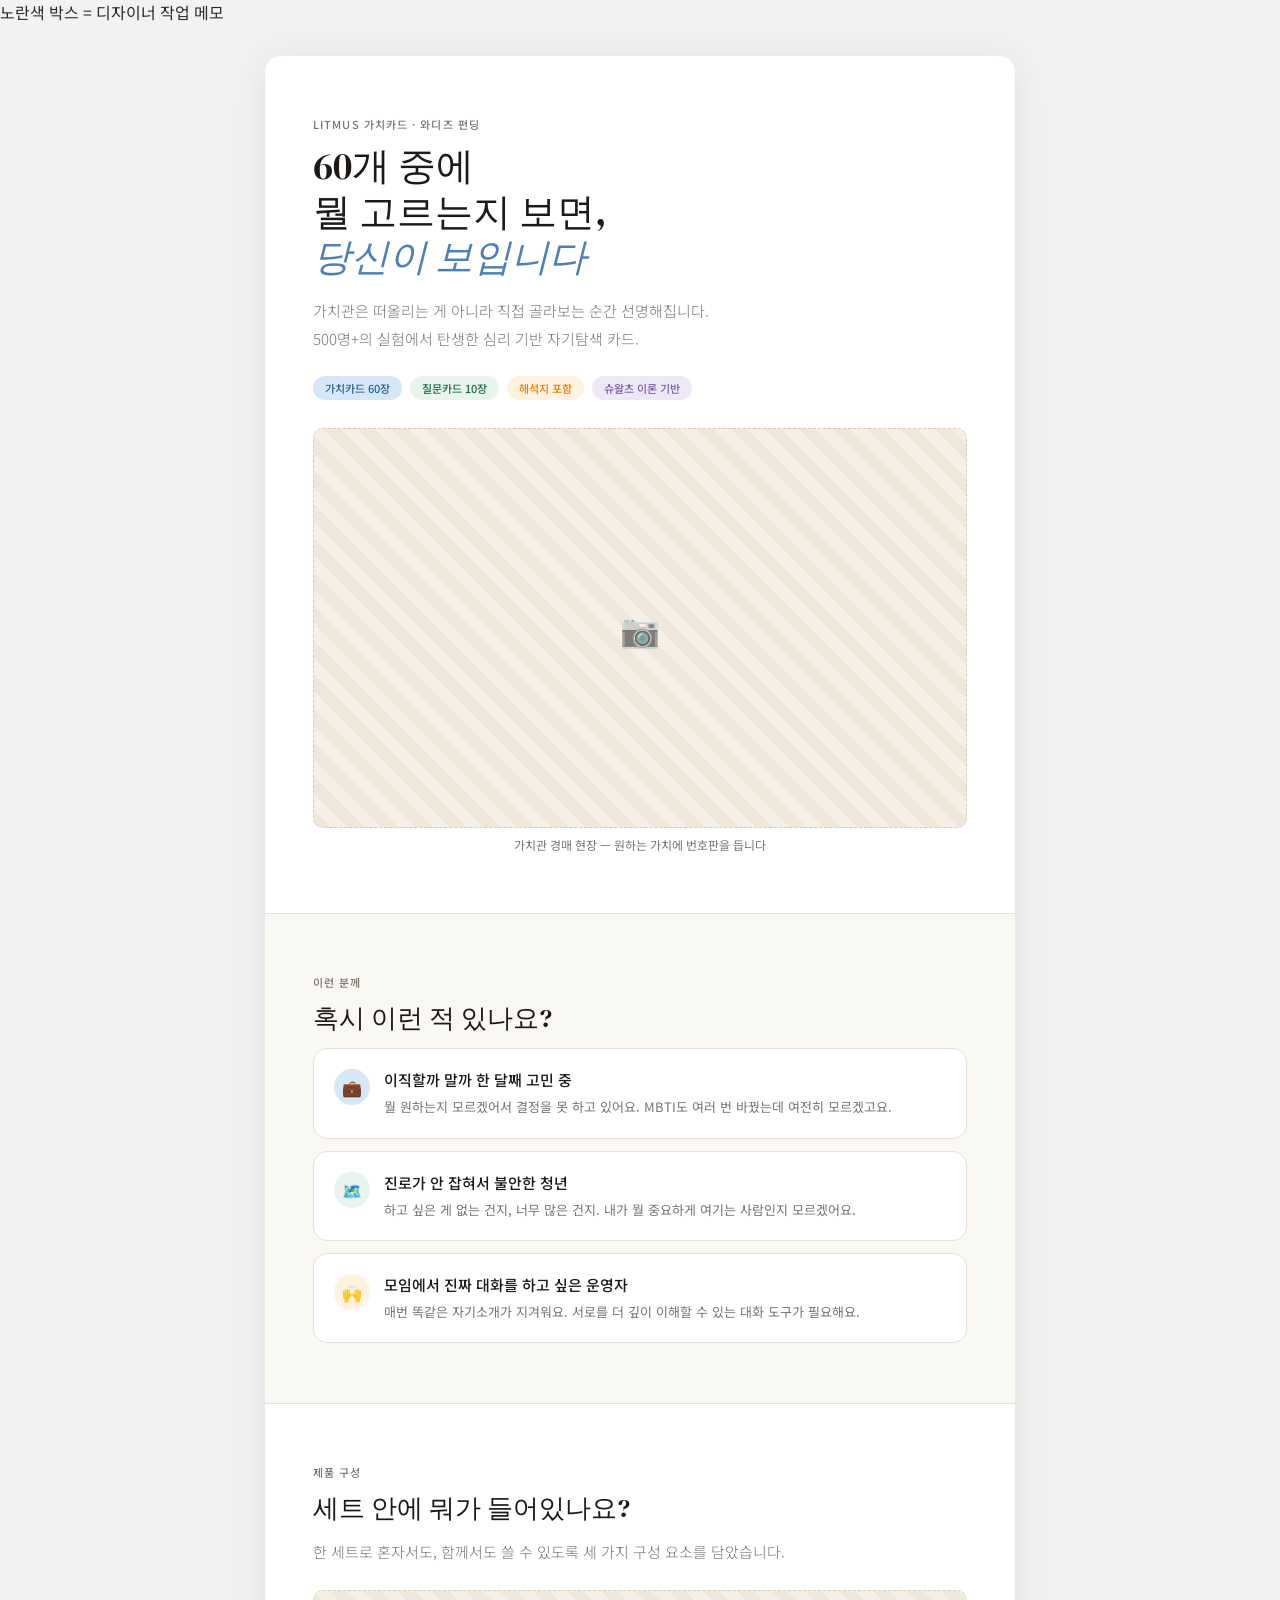
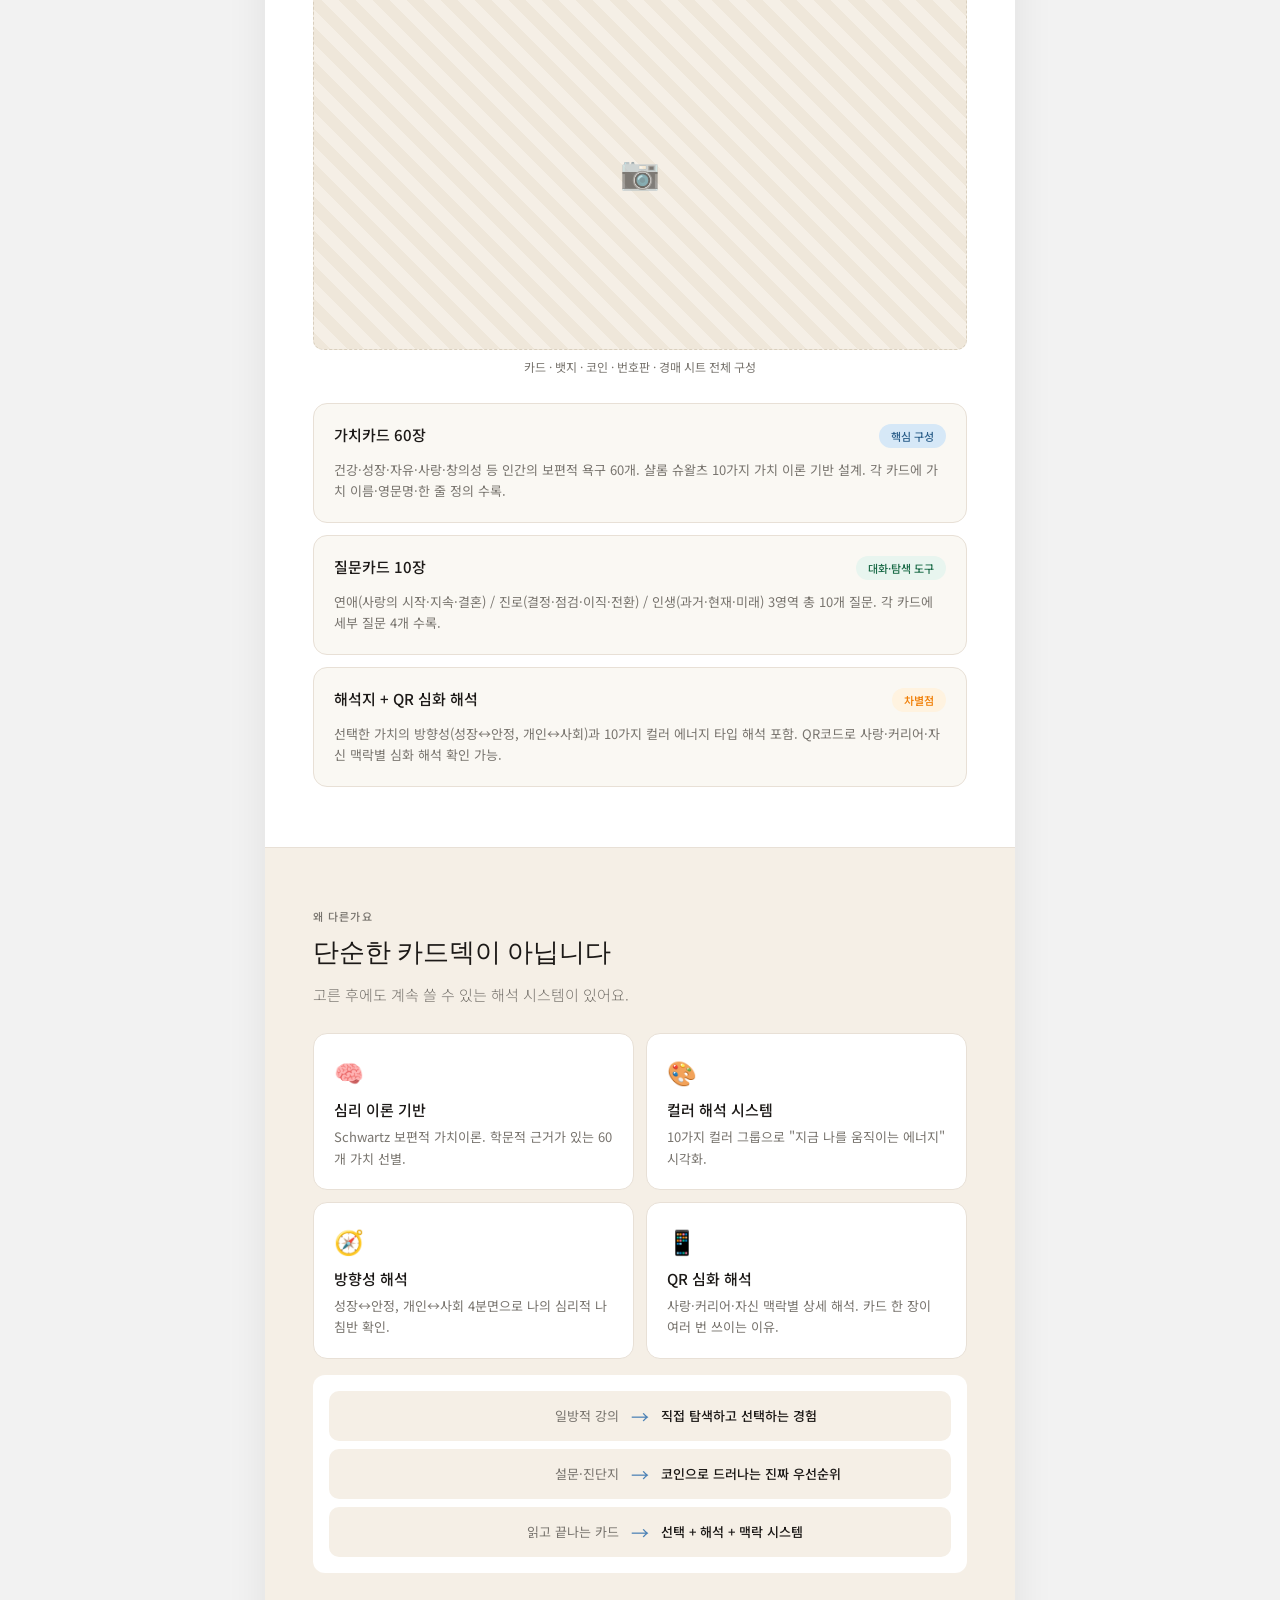
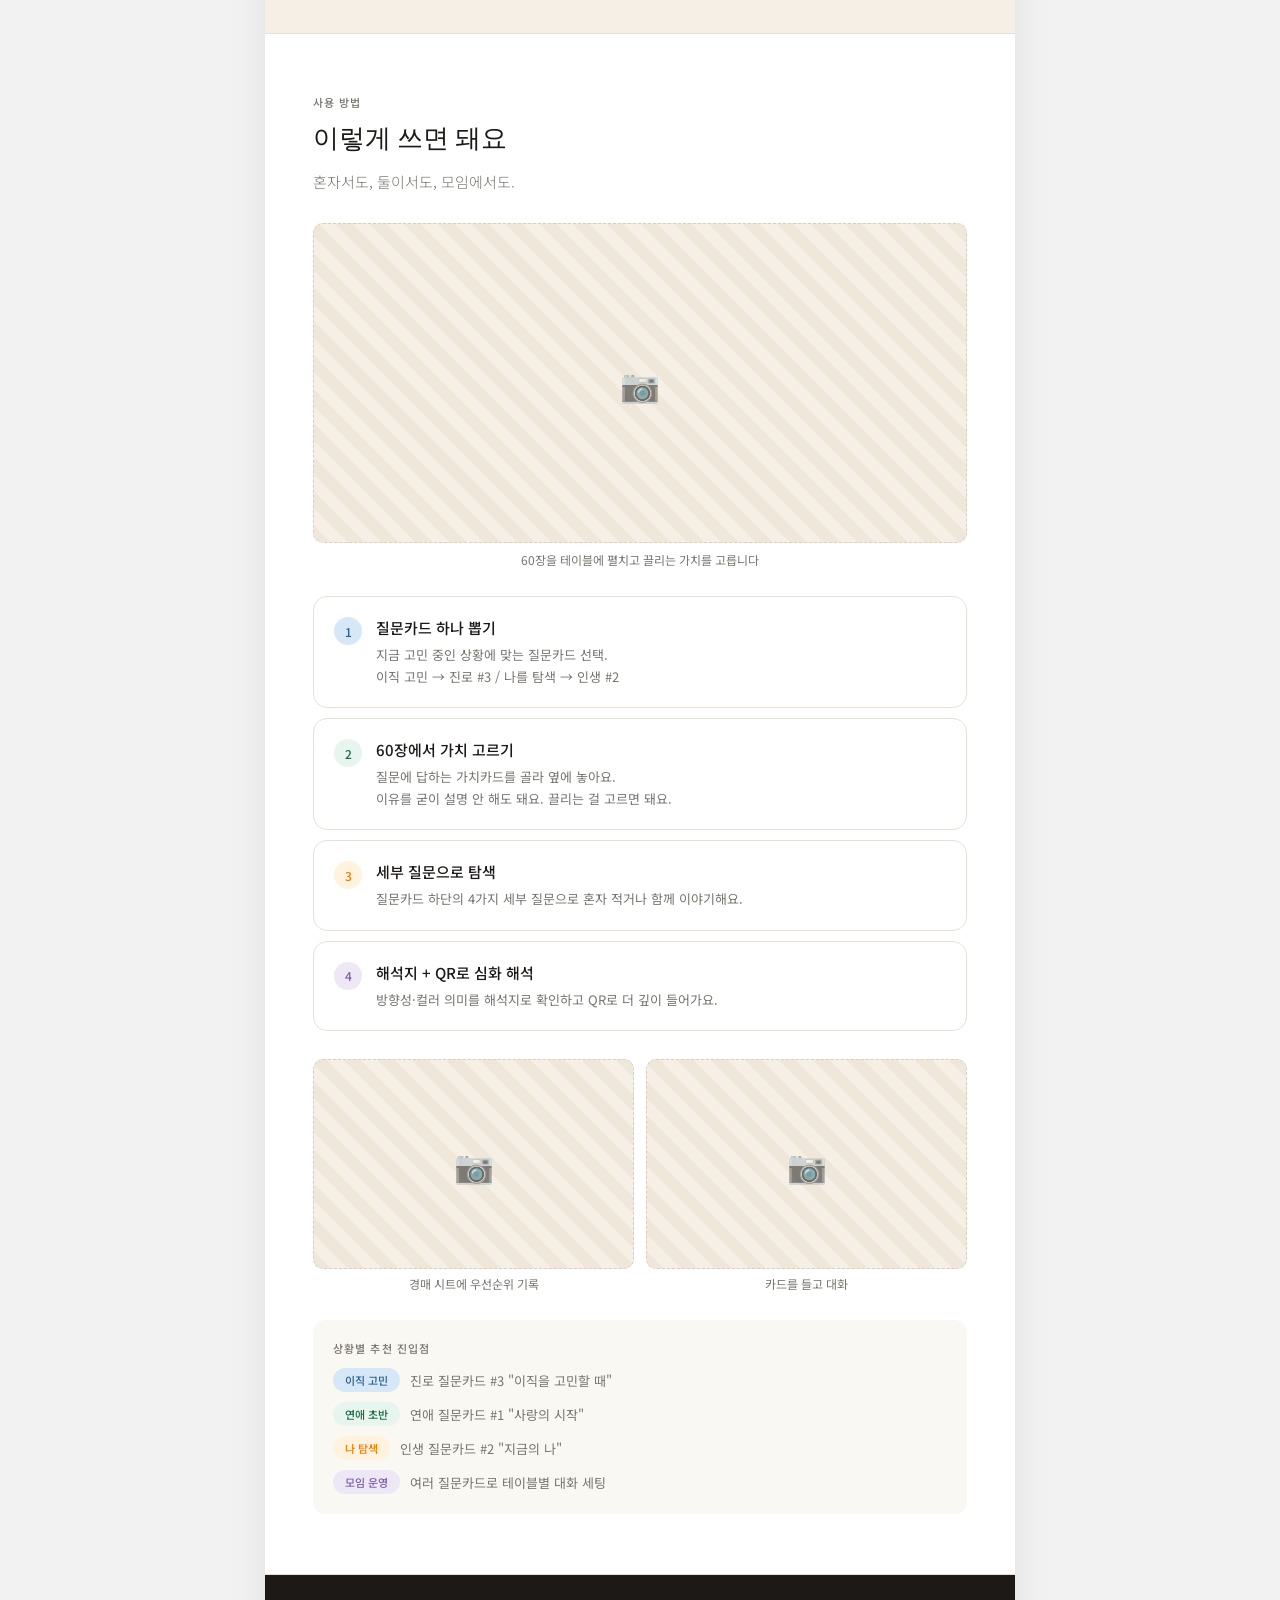
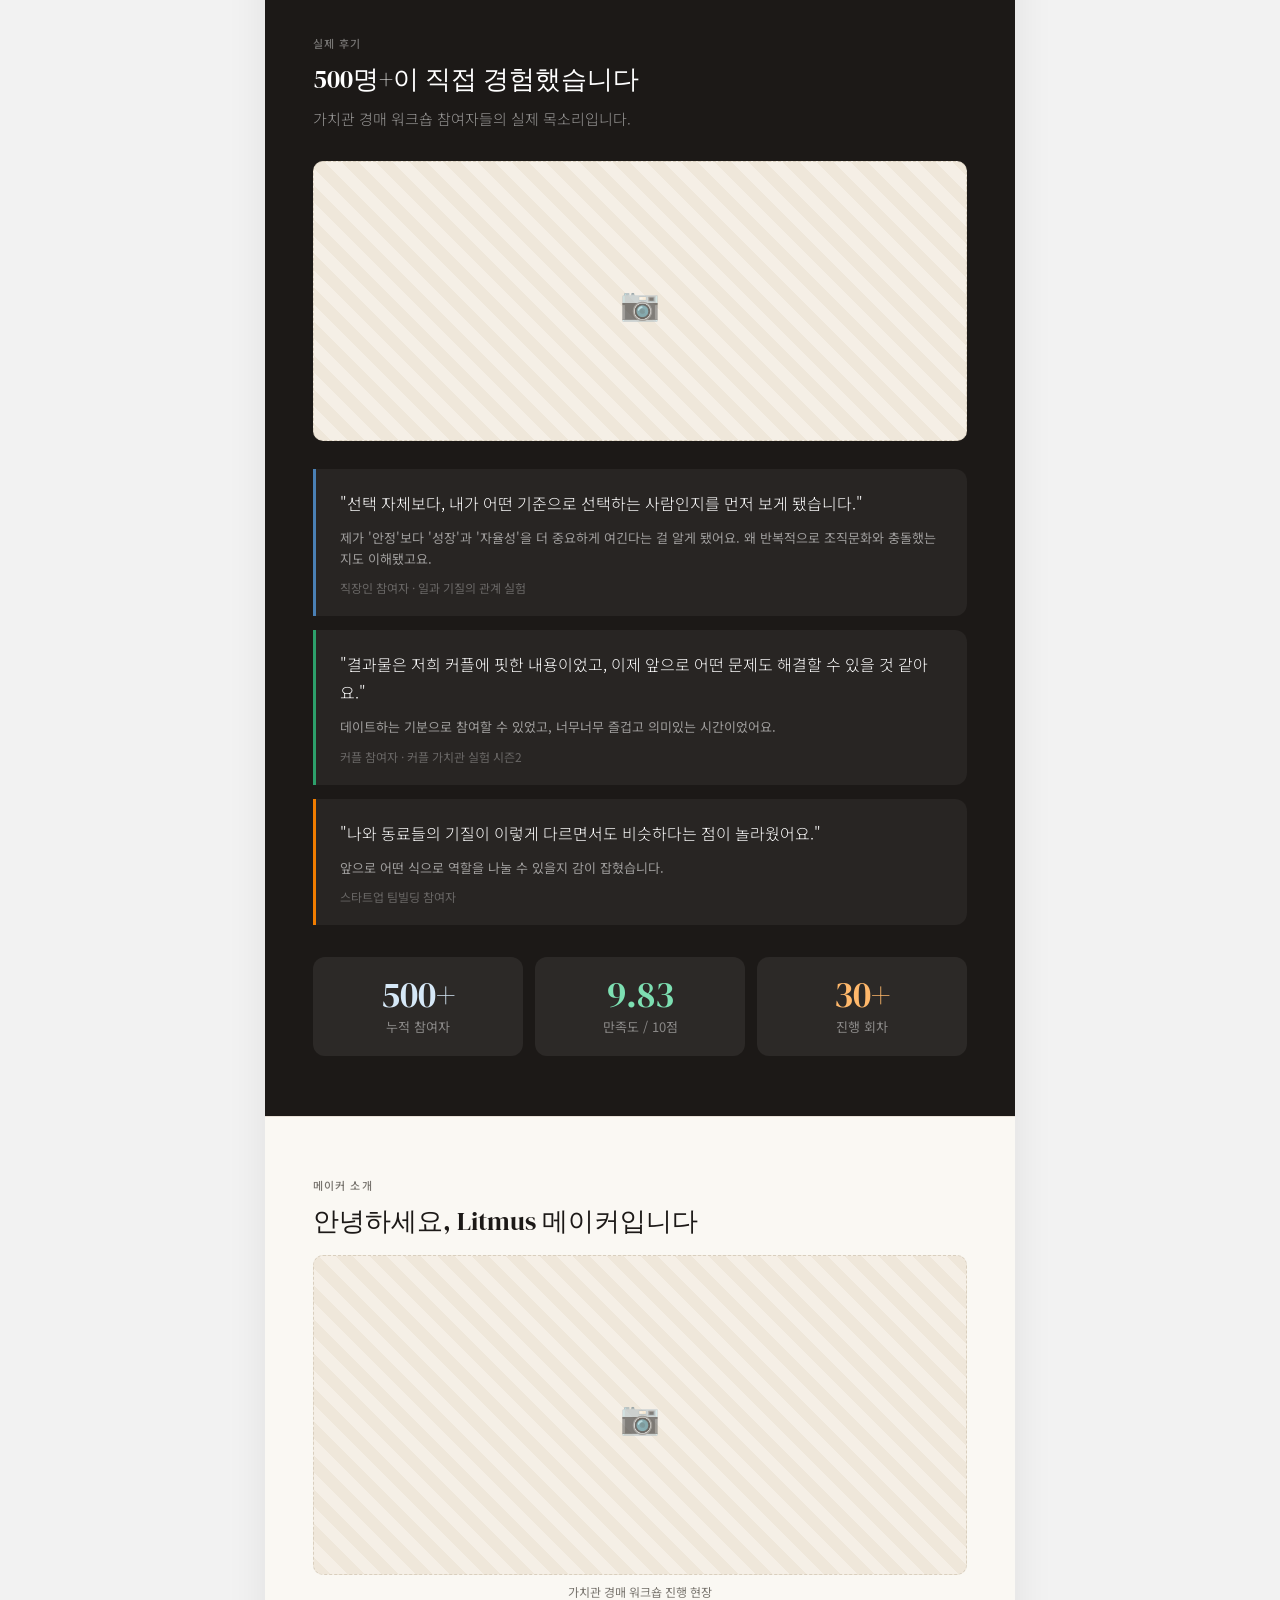
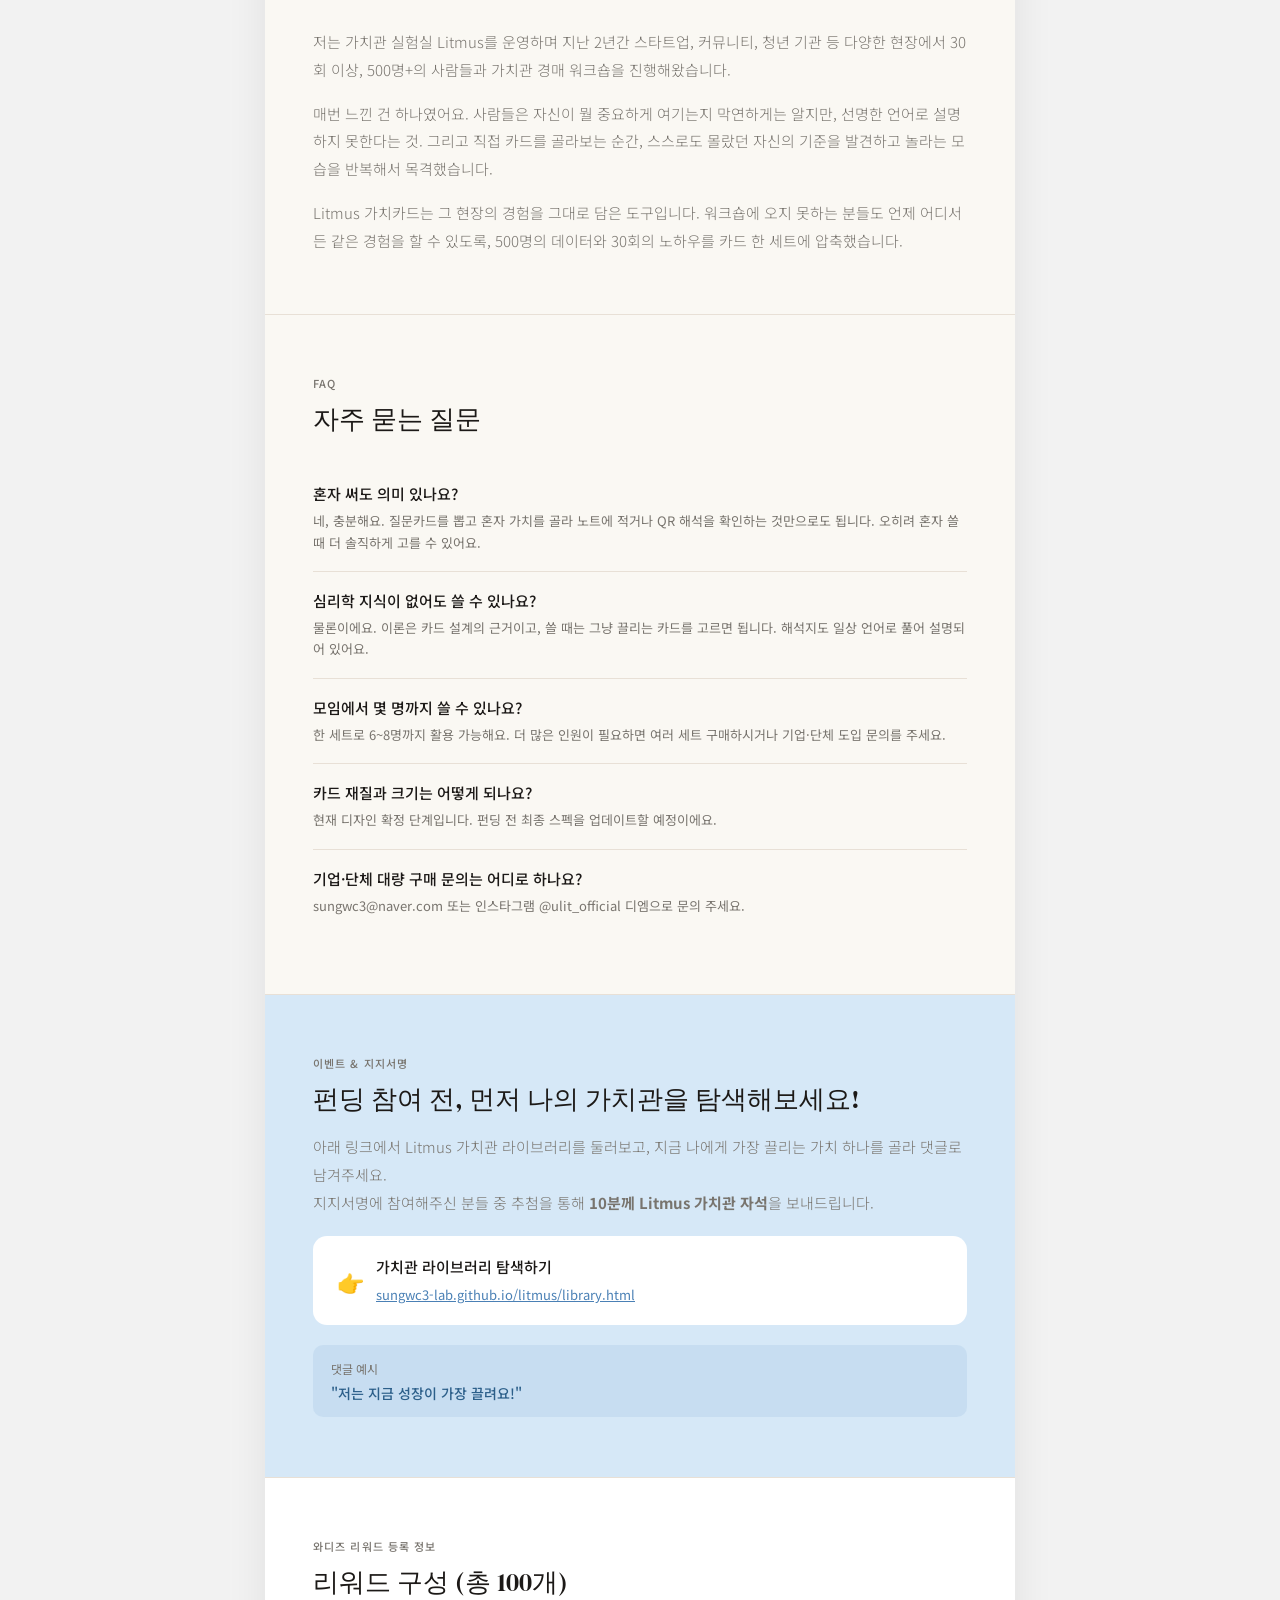
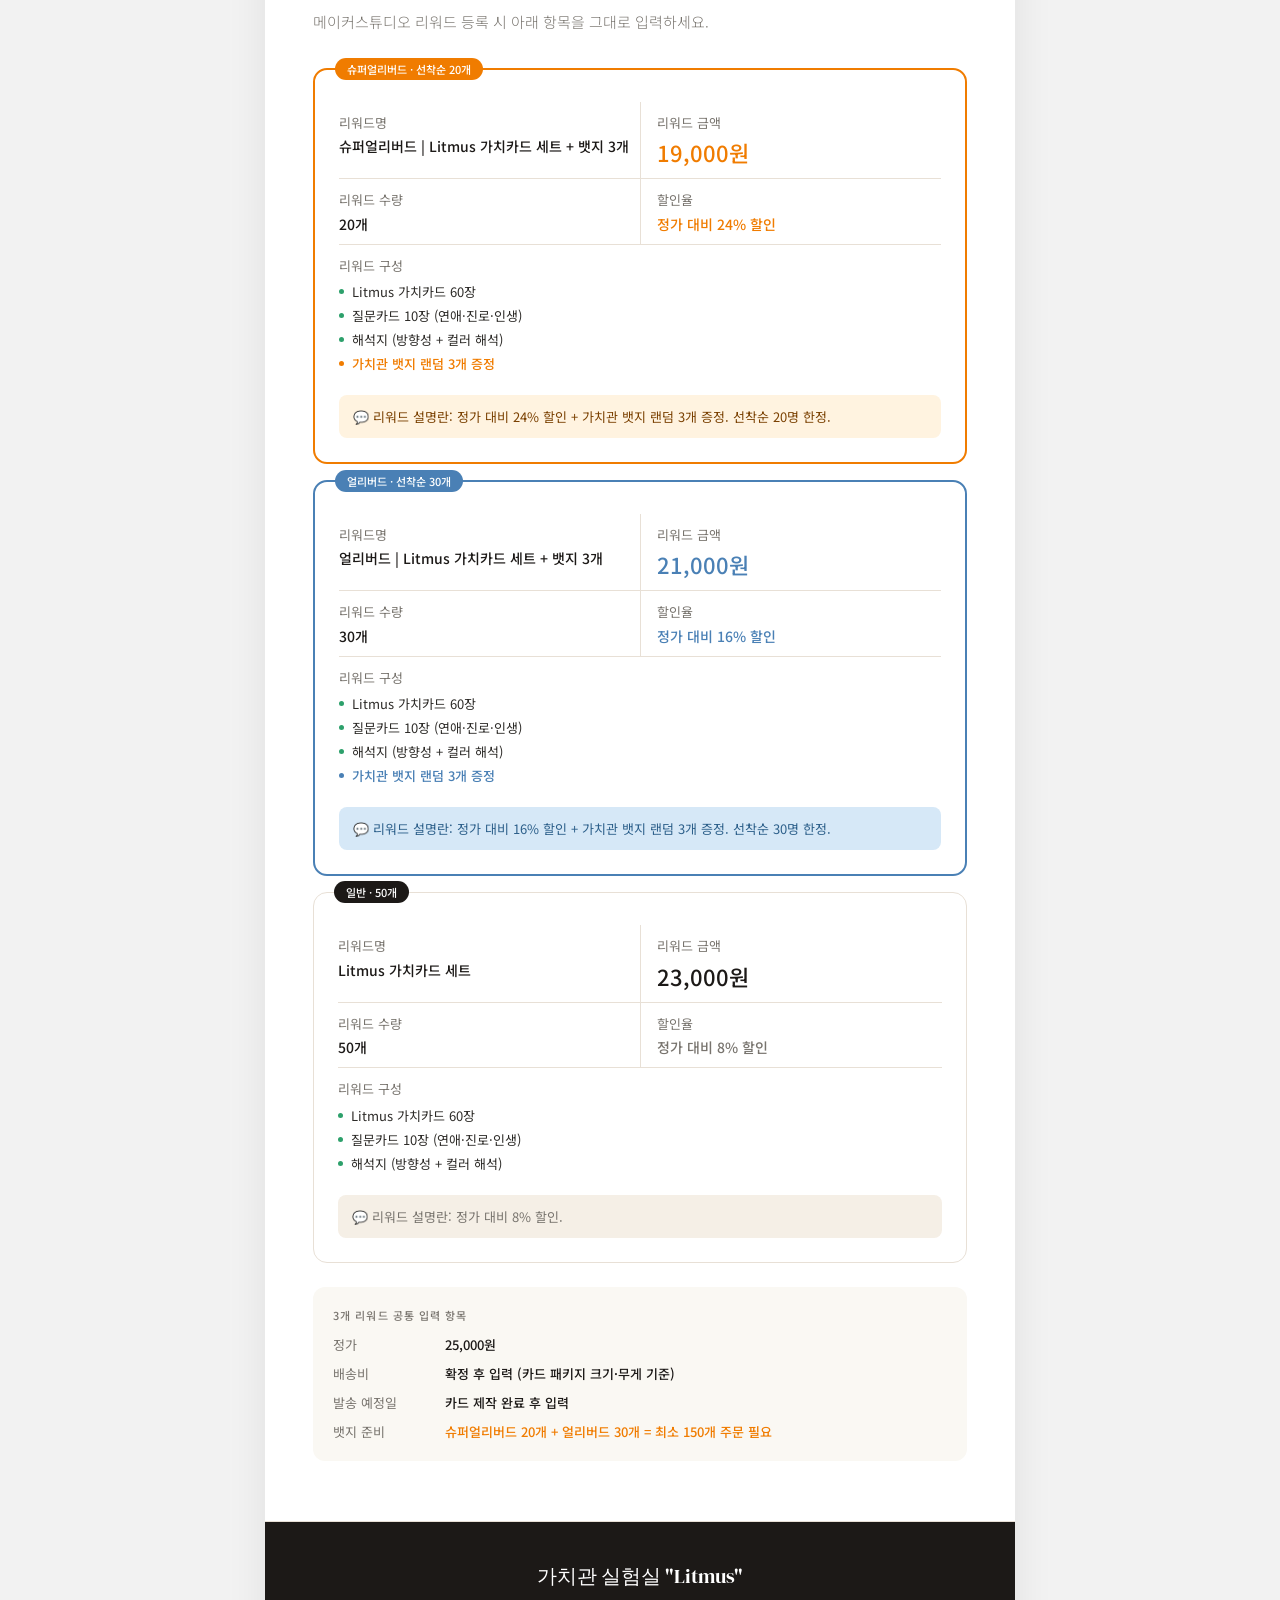
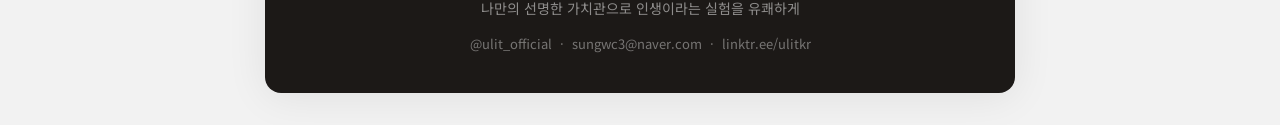
<file: litmus_wadiz_story_v2.html>
<!DOCTYPE html>
<html lang="ko">
<head>
<meta charset="UTF-8">
<meta name="viewport" content="width=device-width, initial-scale=1.0">
<title>Litmus 가치카드 — 와디즈 펀딩 스토리 기획안</title>
<link href="https://fonts.googleapis.com/css2?family=Noto+Sans+KR:wght@300;400;500;700&family=DM+Serif+Display:ital@0;1&display=swap" rel="stylesheet">
<link rel="stylesheet" href="polish.css">
<script>
window.__LITMUS_TWEAK_DEFAULTS = /*EDITMODE-BEGIN*/{"palette":"litmus","headFont":"dm-serif","bodyFont":"noto-sans"}/*EDITMODE-END*/;
window.LITMUS_HAS_IMAGES = false;
</script>
<style>
:root{
  --blue:#4A80B5;
  --blue-light:#D6E8F7;
  --blue-dark:#2C5F8A;
  --orange:#F07C00;
  --orange-light:#FFF3E0;
  --green:#2DA06B;
  --cream:#FAF8F3;
  --warm:#F5EFE6;
  --dark:#1C1917;
  --text:#2D2B28;
  --muted:#78746E;
  --border:#E8E0D6;
  --white:#FFFFFF;
  --purple:#7B5EA7;
}
*{margin:0;padding:0;box-sizing:border-box;}
html{scroll-behavior:smooth;}
body{font-family:'Noto Sans KR',sans-serif;background:#F2F2F2;color:var(--text);}


/* 페이지 컨테이너 */
.page{
  max-width:750px;
  margin:32px auto;
  background:var(--white);
  border-radius:16px;
  overflow:hidden;
  box-shadow:0 4px 40px rgba(0,0,0,0.08);
}


/* 공통 섹션 */
.sec{padding:60px 48px;border-bottom:1px solid var(--border);}
.sec:last-child{border-bottom:none;}
@media(max-width:600px){.sec{padding:40px 24px;}}

.lbl{font-size:11px;font-weight:500;letter-spacing:0.1em;color:var(--muted);text-transform:uppercase;margin-bottom:12px;}
.h1{font-family:'DM Serif Display',serif;font-size:38px;line-height:1.2;color:var(--dark);margin-bottom:16px;}
.h1 em{color:var(--blue);font-style:italic;}
.h2{font-family:'DM Serif Display',serif;font-size:26px;line-height:1.3;color:var(--dark);margin-bottom:12px;}
.h3{font-size:15px;font-weight:500;color:var(--dark);margin-bottom:6px;}
.body{font-size:15px;line-height:1.85;color:var(--muted);font-weight:300;}
.muted{font-size:13px;color:var(--muted);line-height:1.65;}

.pill{display:inline-block;font-size:11px;font-weight:500;padding:4px 12px;border-radius:100px;}
.pill-blue{background:var(--blue-light);color:var(--blue-dark);}
.pill-green{background:#E8F5EF;color:#1A6B47;}
.pill-orange{background:var(--orange-light);color:var(--orange);}
.pill-purple{background:#EEE8F6;color:var(--purple);}

.img-full{width:100%;object-fit:cover;display:block;border-radius:10px;}
.img-placeholder{background:repeating-linear-gradient(45deg,#EFE7DA 0 12px,#F5EFE6 12px 24px);border:1px dashed #D9CFBE;display:flex;align-items:center;justify-content:center;color:#A89D8B;}
.img-ph-icon{font-size:32px;opacity:0.55;}
.img-caption{font-size:12px;color:var(--muted);text-align:center;margin-top:8px;}

.card{background:var(--cream);border:1px solid var(--border);border-radius:14px;padding:20px;}
.card-white{background:var(--white);border:1px solid var(--border);border-radius:14px;padding:20px;}

.grid2{display:grid;grid-template-columns:1fr 1fr;gap:12px;}
.grid3{display:grid;grid-template-columns:1fr 1fr 1fr;gap:12px;}
@media(max-width:560px){.grid2,.grid3{grid-template-columns:1fr;}}

.flex-row{display:flex;gap:14px;align-items:flex-start;}
.icon-circle{width:36px;height:36px;border-radius:50%;display:flex;align-items:center;justify-content:center;flex-shrink:0;font-size:16px;}

.step-num{width:28px;height:28px;border-radius:50%;display:flex;align-items:center;justify-content:center;flex-shrink:0;font-size:12px;font-weight:500;}

.stat-val{font-family:'DM Serif Display',serif;font-size:36px;line-height:1;margin-bottom:4px;}

.quote-card{border-left:3px solid var(--blue);padding:20px 20px 20px 24px;background:var(--cream);border-radius:0 14px 14px 0;}
.quote-text{font-size:16px;line-height:1.75;color:var(--dark);font-weight:300;margin-bottom:10px;}
.quote-from{font-size:12px;color:var(--muted);}

.divider{height:1px;background:var(--border);margin:24px 0;}

.faq-item{padding:18px 0;border-bottom:1px solid var(--border);}
.faq-item:last-child{border-bottom:none;}

.reward-card{border:2px solid var(--blue);border-radius:14px;padding:24px;}
.reward-price{font-family:'DM Serif Display',serif;font-size:32px;color:var(--blue);margin-bottom:4px;}
.check-item{display:flex;gap:8px;align-items:center;font-size:13px;color:var(--muted);margin-bottom:6px;}
.check-dot{width:6px;height:6px;border-radius:50%;background:var(--green);flex-shrink:0;}

.compare-row{display:flex;align-items:center;gap:12px;padding:12px 16px;background:var(--warm);border-radius:10px;margin-bottom:8px;}
.compare-before{font-size:13px;color:var(--muted);flex:1;text-align:right;}
.compare-arrow{font-size:18px;color:var(--blue);flex-shrink:0;}
.compare-after{font-size:13px;color:var(--dark);font-weight:500;flex:1;}

.tag-row{display:flex;gap:8px;flex-wrap:wrap;margin-bottom:28px;}

footer{background:var(--dark);padding:40px 48px;text-align:center;}
footer .brand{font-family:'DM Serif Display',serif;font-size:20px;color:#fff;margin-bottom:8px;}
footer .tagline{font-size:14px;color:rgba(255,255,255,0.5);margin-bottom:16px;}
footer .links{font-size:13px;color:rgba(255,255,255,0.4);}
</style>
</head>
<body>

  <span>노란색 박스 = 디자이너 작업 메모</span>
</div>

<div class="page">

<div class="sec">
  <div class="lbl">Litmus 가치카드 · 와디즈 펀딩</div>
  <div class="h1">60개 중에<br>뭘 고르는지 보면,<br><em>당신이 보입니다</em></div>
  <p class="body" style="margin-bottom:24px;">
    가치관은 떠올리는 게 아니라 직접 골라보는 순간 선명해집니다.<br>
    500명+의 실험에서 탄생한 심리 기반 자기탐색 카드.
  </p>
  <div class="tag-row">
    <span class="pill pill-blue">가치카드 60장</span>
    <span class="pill pill-green">질문카드 10장</span>
    <span class="pill pill-orange">해석지 포함</span>
    <span class="pill pill-purple">슈왈츠 이론 기반</span>
  </div>
  <div class="img-full img-placeholder" style="height:400px;"><span class="img-ph-icon">📷</span></div>
  <p class="img-caption">가치관 경매 현장 — 원하는 가치에 번호판을 듭니다</p>
</div>

<div class="sec" style="background:var(--cream);">
  <div class="lbl">이런 분께</div>
  <div class="h2">혹시 이런 적 있나요?</div>
  <div style="display:flex;flex-direction:column;gap:12px;margin-top:8px;">
    <div class="card-white">
      <div class="flex-row">
        <div class="icon-circle" style="background:var(--blue-light);">💼</div>
        <div>
          <div class="h3">이직할까 말까 한 달째 고민 중</div>
          <p class="muted">뭘 원하는지 모르겠어서 결정을 못 하고 있어요. MBTI도 여러 번 바꿨는데 여전히 모르겠고요.</p>
        </div>
      </div>
    </div>
    <div class="card-white">
      <div class="flex-row">
        <div class="icon-circle" style="background:#E8F5EF;">🗺️</div>
        <div>
          <div class="h3">진로가 안 잡혀서 불안한 청년</div>
          <p class="muted">하고 싶은 게 없는 건지, 너무 많은 건지. 내가 뭘 중요하게 여기는 사람인지 모르겠어요.</p>
        </div>
      </div>
    </div>
    <div class="card-white">
      <div class="flex-row">
        <div class="icon-circle" style="background:#FFF3E0;">🙌</div>
        <div>
          <div class="h3">모임에서 진짜 대화를 하고 싶은 운영자</div>
          <p class="muted">매번 똑같은 자기소개가 지겨워요. 서로를 더 깊이 이해할 수 있는 대화 도구가 필요해요.</p>
        </div>
      </div>
    </div>
  </div>
</div>

<div class="sec">
  <div class="lbl">제품 구성</div>
  <div class="h2">세트 안에 뭐가 들어있나요?</div>
  <p class="body" style="margin-bottom:24px;">한 세트로 혼자서도, 함께서도 쓸 수 있도록 세 가지 구성 요소를 담았습니다.</p>

  <div class="img-full img-placeholder" style="height:360px;margin-bottom:8px;"><span class="img-ph-icon">📷</span></div>
  <p class="img-caption" style="margin-bottom:28px;">카드 · 뱃지 · 코인 · 번호판 · 경매 시트 전체 구성</p>

  <div style="display:flex;flex-direction:column;gap:12px;">
    <div class="card">
      <div style="display:flex;justify-content:space-between;align-items:flex-start;margin-bottom:8px;">
        <div class="h3">가치카드 60장</div>
        <span class="pill pill-blue">핵심 구성</span>
      </div>
      <p class="muted">건강·성장·자유·사랑·창의성 등 인간의 보편적 욕구 60개. 샬롬 슈왈츠 10가지 가치 이론 기반 설계. 각 카드에 가치 이름·영문명·한 줄 정의 수록.</p>
    </div>
    <div class="card">
      <div style="display:flex;justify-content:space-between;align-items:flex-start;margin-bottom:8px;">
        <div class="h3">질문카드 10장</div>
        <span class="pill pill-green">대화·탐색 도구</span>
      </div>
      <p class="muted">연애(사랑의 시작·지속·결혼) / 진로(결정·점검·이직·전환) / 인생(과거·현재·미래) 3영역 총 10개 질문. 각 카드에 세부 질문 4개 수록.</p>
    </div>
    <div class="card">
      <div style="display:flex;justify-content:space-between;align-items:flex-start;margin-bottom:8px;">
        <div class="h3">해석지 + QR 심화 해석</div>
        <span class="pill pill-orange">차별점</span>
      </div>
      <p class="muted">선택한 가치의 방향성(성장↔안정, 개인↔사회)과 10가지 컬러 에너지 타입 해석 포함. QR코드로 사랑·커리어·자신 맥락별 심화 해석 확인 가능.</p>
    </div>
  </div>
</div>

<div class="sec" style="background:var(--warm);">
  <div class="lbl">왜 다른가요</div>
  <div class="h2">단순한 카드덱이 아닙니다</div>
  <p class="body" style="margin-bottom:24px;">고른 후에도 계속 쓸 수 있는 해석 시스템이 있어요.</p>
  <div class="grid2" style="margin-bottom:16px;">
    <div class="card-white">
      <div style="font-size:24px;margin-bottom:10px;">🧠</div>
      <div class="h3">심리 이론 기반</div>
      <p class="muted" style="margin-top:4px;">Schwartz 보편적 가치이론. 학문적 근거가 있는 60개 가치 선별.</p>
    </div>
    <div class="card-white">
      <div style="font-size:24px;margin-bottom:10px;">🎨</div>
      <div class="h3">컬러 해석 시스템</div>
      <p class="muted" style="margin-top:4px;">10가지 컬러 그룹으로 "지금 나를 움직이는 에너지" 시각화.</p>
    </div>
    <div class="card-white">
      <div style="font-size:24px;margin-bottom:10px;">🧭</div>
      <div class="h3">방향성 해석</div>
      <p class="muted" style="margin-top:4px;">성장↔안정, 개인↔사회 4분면으로 나의 심리적 나침반 확인.</p>
    </div>
    <div class="card-white">
      <div style="font-size:24px;margin-bottom:10px;">📱</div>
      <div class="h3">QR 심화 해석</div>
      <p class="muted" style="margin-top:4px;">사랑·커리어·자신 맥락별 상세 해석. 카드 한 장이 여러 번 쓰이는 이유.</p>
    </div>
  </div>
  <div style="background:var(--white);border-radius:12px;padding:16px;">
    <div class="compare-row"><span class="compare-before">일방적 강의</span><span class="compare-arrow">→</span><span class="compare-after">직접 탐색하고 선택하는 경험</span></div>
    <div class="compare-row"><span class="compare-before">설문·진단지</span><span class="compare-arrow">→</span><span class="compare-after">코인으로 드러나는 진짜 우선순위</span></div>
    <div class="compare-row" style="margin-bottom:0;"><span class="compare-before">읽고 끝나는 카드</span><span class="compare-arrow">→</span><span class="compare-after">선택 + 해석 + 맥락 시스템</span></div>
  </div>
</div>

<div class="sec">
  <div class="lbl">사용 방법</div>
  <div class="h2">이렇게 쓰면 돼요</div>
  <p class="body" style="margin-bottom:28px;">혼자서도, 둘이서도, 모임에서도.</p>

  <div class="img-full img-placeholder" style="height:320px;margin-bottom:8px;"><span class="img-ph-icon">📷</span></div>
  <p class="img-caption" style="margin-bottom:28px;">60장을 테이블에 펼치고 끌리는 가치를 고릅니다</p>

  <div style="display:flex;flex-direction:column;gap:10px;margin-bottom:28px;">
    <div class="card-white">
      <div class="flex-row">
        <div class="step-num" style="background:var(--blue-light);color:var(--blue-dark);">1</div>
        <div>
          <div class="h3">질문카드 하나 뽑기</div>
          <p class="muted">지금 고민 중인 상황에 맞는 질문카드 선택.<br>이직 고민 → 진로 #3 / 나를 탐색 → 인생 #2</p>
        </div>
      </div>
    </div>
    <div class="card-white">
      <div class="flex-row">
        <div class="step-num" style="background:#E8F5EF;color:#1A6B47;">2</div>
        <div>
          <div class="h3">60장에서 가치 고르기</div>
          <p class="muted">질문에 답하는 가치카드를 골라 옆에 놓아요.<br>이유를 굳이 설명 안 해도 돼요. 끌리는 걸 고르면 돼요.</p>
        </div>
      </div>
    </div>
    <div class="card-white">
      <div class="flex-row">
        <div class="step-num" style="background:var(--orange-light);color:var(--orange);">3</div>
        <div>
          <div class="h3">세부 질문으로 탐색</div>
          <p class="muted">질문카드 하단의 4가지 세부 질문으로 혼자 적거나 함께 이야기해요.</p>
        </div>
      </div>
    </div>
    <div class="card-white">
      <div class="flex-row">
        <div class="step-num" style="background:#EEE8F6;color:var(--purple);">4</div>
        <div>
          <div class="h3">해석지 + QR로 심화 해석</div>
          <p class="muted">방향성·컬러 의미를 해석지로 확인하고 QR로 더 깊이 들어가요.</p>
        </div>
      </div>
    </div>
  </div>

  <div class="grid2" style="margin-bottom:28px;">
    <div>
      <div class="img-full img-placeholder" style="height:210px;"><span class="img-ph-icon">📷</span></div>
      <p class="img-caption" style="margin-top:6px;">경매 시트에 우선순위 기록</p>
    </div>
    <div>
      <div class="img-full img-placeholder" style="height:210px;"><span class="img-ph-icon">📷</span></div>
      <p class="img-caption" style="margin-top:6px;">카드를 들고 대화</p>
    </div>
  </div>

  <div style="background:var(--cream);border-radius:12px;padding:20px;">
    <div class="lbl" style="margin-bottom:12px;">상황별 추천 진입점</div>
    <div style="display:flex;flex-direction:column;gap:10px;">
      <div style="display:flex;gap:10px;align-items:center;font-size:13px;">
        <span class="pill pill-blue" style="white-space:nowrap;">이직 고민</span>
        <span style="color:var(--muted);">진로 질문카드 #3 "이직을 고민할 때"</span>
      </div>
      <div style="display:flex;gap:10px;align-items:center;font-size:13px;">
        <span class="pill pill-green" style="white-space:nowrap;">연애 초반</span>
        <span style="color:var(--muted);">연애 질문카드 #1 "사랑의 시작"</span>
      </div>
      <div style="display:flex;gap:10px;align-items:center;font-size:13px;">
        <span class="pill pill-orange" style="white-space:nowrap;">나 탐색</span>
        <span style="color:var(--muted);">인생 질문카드 #2 "지금의 나"</span>
      </div>
      <div style="display:flex;gap:10px;align-items:center;font-size:13px;">
        <span class="pill pill-purple" style="white-space:nowrap;">모임 운영</span>
        <span style="color:var(--muted);">여러 질문카드로 테이블별 대화 세팅</span>
      </div>
    </div>
  </div>
</div>

<div class="sec" style="background:var(--dark);">
  <div class="lbl" style="color:rgba(255,255,255,0.4);">실제 후기</div>
  <div class="h2" style="color:#fff;margin-bottom:8px;">500명+이 직접 경험했습니다</div>
  <p class="body" style="color:rgba(255,255,255,0.55);margin-bottom:28px;">가치관 경매 워크숍 참여자들의 실제 목소리입니다.</p>

  <div class="img-full img-placeholder" style="height:280px;margin-bottom:28px;"><span class="img-ph-icon">📷</span></div>

  <div style="display:flex;flex-direction:column;gap:14px;margin-bottom:32px;">
    <div style="border-left:3px solid var(--blue);padding:20px 20px 20px 24px;background:rgba(255,255,255,0.05);border-radius:0 12px 12px 0;">
      <p style="font-size:16px;line-height:1.75;color:#fff;font-weight:300;margin-bottom:10px;">"선택 자체보다, 내가 어떤 기준으로 선택하는 사람인지를 먼저 보게 됐습니다."</p>
      <p style="font-size:13px;color:rgba(255,255,255,0.55);line-height:1.65;margin-bottom:10px;">제가 '안정'보다 '성장'과 '자율성'을 더 중요하게 여긴다는 걸 알게 됐어요. 왜 반복적으로 조직문화와 충돌했는지도 이해됐고요.</p>
      <div style="font-size:12px;color:rgba(255,255,255,0.3);">직장인 참여자 · 일과 기질의 관계 실험</div>
    </div>
    <div style="border-left:3px solid var(--green);padding:20px 20px 20px 24px;background:rgba(255,255,255,0.05);border-radius:0 12px 12px 0;">
      <p style="font-size:16px;line-height:1.75;color:#fff;font-weight:300;margin-bottom:10px;">"결과물은 저희 커플에 핏한 내용이었고, 이제 앞으로 어떤 문제도 해결할 수 있을 것 같아요."</p>
      <p style="font-size:13px;color:rgba(255,255,255,0.55);line-height:1.65;margin-bottom:10px;">데이트하는 기분으로 참여할 수 있었고, 너무너무 즐겁고 의미있는 시간이었어요.</p>
      <div style="font-size:12px;color:rgba(255,255,255,0.3);">커플 참여자 · 커플 가치관 실험 시즌2</div>
    </div>
    <div style="border-left:3px solid var(--orange);padding:20px 20px 20px 24px;background:rgba(255,255,255,0.05);border-radius:0 12px 12px 0;">
      <p style="font-size:16px;line-height:1.75;color:#fff;font-weight:300;margin-bottom:10px;">"나와 동료들의 기질이 이렇게 다르면서도 비슷하다는 점이 놀라웠어요."</p>
      <p style="font-size:13px;color:rgba(255,255,255,0.55);line-height:1.65;margin-bottom:10px;">앞으로 어떤 식으로 역할을 나눌 수 있을지 감이 잡혔습니다.</p>
      <div style="font-size:12px;color:rgba(255,255,255,0.3);">스타트업 팀빌딩 참여자</div>
    </div>
  </div>

  <div class="grid3">
    <div style="background:rgba(255,255,255,0.07);border-radius:12px;padding:20px;text-align:center;">
      <div class="stat-val" style="color:var(--blue-light);">500+</div>
      <div style="font-size:13px;color:rgba(255,255,255,0.45);">누적 참여자</div>
    </div>
    <div style="background:rgba(255,255,255,0.07);border-radius:12px;padding:20px;text-align:center;">
      <div class="stat-val" style="color:#7DDFB2;">9.83</div>
      <div style="font-size:13px;color:rgba(255,255,255,0.45);">만족도 / 10점</div>
    </div>
    <div style="background:rgba(255,255,255,0.07);border-radius:12px;padding:20px;text-align:center;">
      <div class="stat-val" style="color:#FFB86B;">30+</div>
      <div style="font-size:13px;color:rgba(255,255,255,0.45);">진행 회차</div>
    </div>
  </div>
</div>



<div class="sec" style="background:var(--cream);">
  <div class="lbl">메이커 소개</div>
  <div class="h2" style="margin-bottom:16px;">안녕하세요, Litmus 메이커입니다</div>

  <div class="img-full img-placeholder" style="height:320px;margin-bottom:8px;"><span class="img-ph-icon">📷</span></div>
  <p class="img-caption" style="margin-bottom:28px;">가치관 경매 워크숍 진행 현장</p>

  <p class="body" style="margin-bottom:16px;">
    저는 가치관 실험실 Litmus를 운영하며 지난 2년간 스타트업, 커뮤니티, 청년 기관 등 다양한 현장에서 30회 이상, 500명+의 사람들과 가치관 경매 워크숍을 진행해왔습니다.
  </p>
  <p class="body" style="margin-bottom:16px;">
    매번 느낀 건 하나였어요. 사람들은 자신이 뭘 중요하게 여기는지 막연하게는 알지만, 선명한 언어로 설명하지 못한다는 것. 그리고 직접 카드를 골라보는 순간, 스스로도 몰랐던 자신의 기준을 발견하고 놀라는 모습을 반복해서 목격했습니다.
  </p>
  <p class="body">
    Litmus 가치카드는 그 현장의 경험을 그대로 담은 도구입니다. 워크숍에 오지 못하는 분들도 언제 어디서든 같은 경험을 할 수 있도록, 500명의 데이터와 30회의 노하우를 카드 한 세트에 압축했습니다.
  </p>
</div>

<div class="sec" style="background:var(--cream);">
  <div class="lbl">FAQ</div>
  <div class="h2" style="margin-bottom:28px;">자주 묻는 질문</div>
  <div>
    <div class="faq-item">
      <div class="h3" style="margin-bottom:6px;">혼자 써도 의미 있나요?</div>
      <p class="muted">네, 충분해요. 질문카드를 뽑고 혼자 가치를 골라 노트에 적거나 QR 해석을 확인하는 것만으로도 됩니다. 오히려 혼자 쓸 때 더 솔직하게 고를 수 있어요.</p>
    </div>
    <div class="faq-item">
      <div class="h3" style="margin-bottom:6px;">심리학 지식이 없어도 쓸 수 있나요?</div>
      <p class="muted">물론이에요. 이론은 카드 설계의 근거이고, 쓸 때는 그냥 끌리는 카드를 고르면 됩니다. 해석지도 일상 언어로 풀어 설명되어 있어요.</p>
    </div>
    <div class="faq-item">
      <div class="h3" style="margin-bottom:6px;">모임에서 몇 명까지 쓸 수 있나요?</div>
      <p class="muted">한 세트로 6~8명까지 활용 가능해요. 더 많은 인원이 필요하면 여러 세트 구매하시거나 기업·단체 도입 문의를 주세요.</p>
    </div>
    <div class="faq-item">
      <div class="h3" style="margin-bottom:6px;">카드 재질과 크기는 어떻게 되나요?</div>
      <p class="muted">현재 디자인 확정 단계입니다. 펀딩 전 최종 스펙을 업데이트할 예정이에요.</p>
    </div>
    <div class="faq-item" style="border-bottom:none;">
      <div class="h3" style="margin-bottom:6px;">기업·단체 대량 구매 문의는 어디로 하나요?</div>
      <p class="muted">sungwc3@naver.com 또는 인스타그램 @ulit_official 디엠으로 문의 주세요.</p>
    </div>
  </div>
</div>



<div class="sec" style="background:var(--blue-light);">
  <div class="lbl">이벤트 & 지지서명</div>
  <div class="h2" style="margin-bottom:16px;">펀딩 참여 전, 먼저 나의 가치관을 탐색해보세요!</div>
  <p class="body" style="margin-bottom:20px;">
    아래 링크에서 Litmus 가치관 라이브러리를 둘러보고, 지금 나에게 가장 끌리는 가치 하나를 골라 댓글로 남겨주세요.<br>
    지지서명에 참여해주신 분들 중 추첨을 통해 <strong>10분께 Litmus 가치관 자석</strong>을 보내드립니다.
  </p>
  <div style="background:var(--white);border-radius:14px;padding:20px 24px;margin-bottom:20px;">
    <div style="display:flex;align-items:center;gap:12px;">
      <div style="font-size:22px;">👉</div>
      <div>
        <div class="h3" style="margin-bottom:4px;">가치관 라이브러리 탐색하기</div>
        <a href="https://sungwc3-lab.github.io/litmus/library.html" style="font-size:13px;color:var(--blue);word-break:break-all;">sungwc3-lab.github.io/litmus/library.html</a>
      </div>
    </div>
  </div>
  <div style="background:rgba(74,128,181,0.1);border-radius:10px;padding:14px 18px;">
    <div class="muted" style="margin-bottom:4px;font-size:12px;">댓글 예시</div>
    <div style="font-size:14px;color:var(--blue-dark);font-weight:500;">"저는 지금 성장이 가장 끌려요!"</div>
  </div>
</div>

<div class="sec">
  <div class="lbl">와디즈 리워드 등록 정보</div>
  <div class="h2" style="margin-bottom:8px;">리워드 구성 (총 100개)</div>
  <p class="body" style="margin-bottom:32px;">메이커스튜디오 리워드 등록 시 아래 항목을 그대로 입력하세요.</p>

  <!-- 리워드 1 -->
  <div style="border:2px solid #F07C00;border-radius:14px;padding:24px;margin-bottom:16px;position:relative;">
    <div style="position:absolute;top:-12px;left:20px;background:#F07C00;color:#fff;font-size:11px;font-weight:500;padding:3px 12px;border-radius:100px;">슈퍼얼리버드 · 선착순 20개</div>
    <div style="display:grid;grid-template-columns:1fr 1fr;gap:0;margin-top:8px;">
      <div style="padding:10px 0;border-bottom:1px solid var(--border);">
        <div class="muted" style="margin-bottom:3px;">리워드명</div>
        <div style="font-size:14px;font-weight:500;color:var(--dark);">슈퍼얼리버드 | Litmus 가치카드 세트 + 뱃지 3개</div>
      </div>
      <div style="padding:10px 0 10px 16px;border-bottom:1px solid var(--border);border-left:1px solid var(--border);">
        <div class="muted" style="margin-bottom:3px;">리워드 금액</div>
        <div style="font-size:22px;font-weight:500;color:#F07C00;">19,000원</div>
      </div>
      <div style="padding:10px 0;border-bottom:1px solid var(--border);">
        <div class="muted" style="margin-bottom:3px;">리워드 수량</div>
        <div style="font-size:14px;font-weight:500;color:var(--dark);">20개</div>
      </div>
      <div style="padding:10px 0 10px 16px;border-bottom:1px solid var(--border);border-left:1px solid var(--border);">
        <div class="muted" style="margin-bottom:3px;">할인율</div>
        <div style="font-size:14px;font-weight:500;color:#F07C00;">정가 대비 24% 할인</div>
      </div>
      <div style="padding:10px 0;grid-column:span 2;">
        <div class="muted" style="margin-bottom:6px;">리워드 구성</div>
        <div style="display:flex;flex-direction:column;gap:5px;">
          <div style="display:flex;gap:8px;align-items:center;font-size:13px;color:var(--text);">
            <div style="width:5px;height:5px;border-radius:50%;background:var(--green);flex-shrink:0;"></div>Litmus 가치카드 60장
          </div>
          <div style="display:flex;gap:8px;align-items:center;font-size:13px;color:var(--text);">
            <div style="width:5px;height:5px;border-radius:50%;background:var(--green);flex-shrink:0;"></div>질문카드 10장 (연애·진로·인생)
          </div>
          <div style="display:flex;gap:8px;align-items:center;font-size:13px;color:var(--text);">
            <div style="width:5px;height:5px;border-radius:50%;background:var(--green);flex-shrink:0;"></div>해석지 (방향성 + 컬러 해석)
          </div>
          <div style="display:flex;gap:8px;align-items:center;font-size:13px;color:#F07C00;font-weight:500;">
            <div style="width:5px;height:5px;border-radius:50%;background:#F07C00;flex-shrink:0;"></div>가치관 뱃지 랜덤 3개 증정
          </div>
        </div>
      </div>
    </div>
    <div style="margin-top:12px;padding:12px 14px;background:#FFF3E0;border-radius:8px;font-size:13px;color:#7A4000;">
      💬 리워드 설명란: 정가 대비 24% 할인 + 가치관 뱃지 랜덤 3개 증정. 선착순 20명 한정.
    </div>
  </div>

  <!-- 리워드 2 -->
  <div style="border:2px solid var(--blue);border-radius:14px;padding:24px;margin-bottom:16px;position:relative;">
    <div style="position:absolute;top:-12px;left:20px;background:var(--blue);color:#fff;font-size:11px;font-weight:500;padding:3px 12px;border-radius:100px;">얼리버드 · 선착순 30개</div>
    <div style="display:grid;grid-template-columns:1fr 1fr;gap:0;margin-top:8px;">
      <div style="padding:10px 0;border-bottom:1px solid var(--border);">
        <div class="muted" style="margin-bottom:3px;">리워드명</div>
        <div style="font-size:14px;font-weight:500;color:var(--dark);">얼리버드 | Litmus 가치카드 세트 + 뱃지 3개</div>
      </div>
      <div style="padding:10px 0 10px 16px;border-bottom:1px solid var(--border);border-left:1px solid var(--border);">
        <div class="muted" style="margin-bottom:3px;">리워드 금액</div>
        <div style="font-size:22px;font-weight:500;color:var(--blue);">21,000원</div>
      </div>
      <div style="padding:10px 0;border-bottom:1px solid var(--border);">
        <div class="muted" style="margin-bottom:3px;">리워드 수량</div>
        <div style="font-size:14px;font-weight:500;color:var(--dark);">30개</div>
      </div>
      <div style="padding:10px 0 10px 16px;border-bottom:1px solid var(--border);border-left:1px solid var(--border);">
        <div class="muted" style="margin-bottom:3px;">할인율</div>
        <div style="font-size:14px;font-weight:500;color:var(--blue);">정가 대비 16% 할인</div>
      </div>
      <div style="padding:10px 0;grid-column:span 2;">
        <div class="muted" style="margin-bottom:6px;">리워드 구성</div>
        <div style="display:flex;flex-direction:column;gap:5px;">
          <div style="display:flex;gap:8px;align-items:center;font-size:13px;color:var(--text);">
            <div style="width:5px;height:5px;border-radius:50%;background:var(--green);flex-shrink:0;"></div>Litmus 가치카드 60장
          </div>
          <div style="display:flex;gap:8px;align-items:center;font-size:13px;color:var(--text);">
            <div style="width:5px;height:5px;border-radius:50%;background:var(--green);flex-shrink:0;"></div>질문카드 10장 (연애·진로·인생)
          </div>
          <div style="display:flex;gap:8px;align-items:center;font-size:13px;color:var(--text);">
            <div style="width:5px;height:5px;border-radius:50%;background:var(--green);flex-shrink:0;"></div>해석지 (방향성 + 컬러 해석)
          </div>
          <div style="display:flex;gap:8px;align-items:center;font-size:13px;color:var(--blue);font-weight:500;">
            <div style="width:5px;height:5px;border-radius:50%;background:var(--blue);flex-shrink:0;"></div>가치관 뱃지 랜덤 3개 증정
          </div>
        </div>
      </div>
    </div>
    <div style="margin-top:12px;padding:12px 14px;background:var(--blue-light);border-radius:8px;font-size:13px;color:var(--blue-dark);">
      💬 리워드 설명란: 정가 대비 16% 할인 + 가치관 뱃지 랜덤 3개 증정. 선착순 30명 한정.
    </div>
  </div>

  <!-- 리워드 3 -->
  <div style="border:1px solid var(--border);border-radius:14px;padding:24px;margin-bottom:24px;position:relative;">
    <div style="position:absolute;top:-12px;left:20px;background:var(--dark);color:#fff;font-size:11px;font-weight:500;padding:3px 12px;border-radius:100px;">일반 · 50개</div>
    <div style="display:grid;grid-template-columns:1fr 1fr;gap:0;margin-top:8px;">
      <div style="padding:10px 0;border-bottom:1px solid var(--border);">
        <div class="muted" style="margin-bottom:3px;">리워드명</div>
        <div style="font-size:14px;font-weight:500;color:var(--dark);">Litmus 가치카드 세트</div>
      </div>
      <div style="padding:10px 0 10px 16px;border-bottom:1px solid var(--border);border-left:1px solid var(--border);">
        <div class="muted" style="margin-bottom:3px;">리워드 금액</div>
        <div style="font-size:22px;font-weight:500;color:var(--dark);">23,000원</div>
      </div>
      <div style="padding:10px 0;border-bottom:1px solid var(--border);">
        <div class="muted" style="margin-bottom:3px;">리워드 수량</div>
        <div style="font-size:14px;font-weight:500;color:var(--dark);">50개</div>
      </div>
      <div style="padding:10px 0 10px 16px;border-bottom:1px solid var(--border);border-left:1px solid var(--border);">
        <div class="muted" style="margin-bottom:3px;">할인율</div>
        <div style="font-size:14px;font-weight:500;color:var(--muted);">정가 대비 8% 할인</div>
      </div>
      <div style="padding:10px 0;grid-column:span 2;">
        <div class="muted" style="margin-bottom:6px;">리워드 구성</div>
        <div style="display:flex;flex-direction:column;gap:5px;">
          <div style="display:flex;gap:8px;align-items:center;font-size:13px;color:var(--text);">
            <div style="width:5px;height:5px;border-radius:50%;background:var(--green);flex-shrink:0;"></div>Litmus 가치카드 60장
          </div>
          <div style="display:flex;gap:8px;align-items:center;font-size:13px;color:var(--text);">
            <div style="width:5px;height:5px;border-radius:50%;background:var(--green);flex-shrink:0;"></div>질문카드 10장 (연애·진로·인생)
          </div>
          <div style="display:flex;gap:8px;align-items:center;font-size:13px;color:var(--text);">
            <div style="width:5px;height:5px;border-radius:50%;background:var(--green);flex-shrink:0;"></div>해석지 (방향성 + 컬러 해석)
          </div>
        </div>
      </div>
    </div>
    <div style="margin-top:12px;padding:12px 14px;background:var(--warm);border-radius:8px;font-size:13px;color:var(--muted);">
      💬 리워드 설명란: 정가 대비 8% 할인.
    </div>
  </div>

  <!-- 공통 항목 -->
  <div style="background:var(--cream);border-radius:12px;padding:20px;">
    <div class="lbl" style="margin-bottom:12px;">3개 리워드 공통 입력 항목</div>
    <div style="display:flex;flex-direction:column;gap:10px;">
      <div style="display:flex;gap:12px;font-size:13px;">
        <div style="color:var(--muted);width:100px;flex-shrink:0;">정가</div>
        <div style="color:var(--dark);font-weight:500;">25,000원</div>
      </div>
      <div style="display:flex;gap:12px;font-size:13px;">
        <div style="color:var(--muted);width:100px;flex-shrink:0;">배송비</div>
        <div style="color:var(--dark);font-weight:500;">확정 후 입력 (카드 패키지 크기·무게 기준)</div>
      </div>
      <div style="display:flex;gap:12px;font-size:13px;">
        <div style="color:var(--muted);width:100px;flex-shrink:0;">발송 예정일</div>
        <div style="color:var(--dark);font-weight:500;">카드 제작 완료 후 입력</div>
      </div>
      <div style="display:flex;gap:12px;font-size:13px;">
        <div style="color:var(--muted);width:100px;flex-shrink:0;">뱃지 준비</div>
        <div style="color:#F07C00;font-weight:500;">슈퍼얼리버드 20개 + 얼리버드 30개 = 최소 150개 주문 필요</div>
      </div>
    </div>
  </div>
</div>

<!-- 푸터 -->
<footer>
  <div class="brand">가치관 실험실 "Litmus"</div>
  <div class="tagline">나만의 선명한 가치관으로 인생이라는 실험을 유쾌하게</div>
  <div class="links">@ulit_official &nbsp;·&nbsp; sungwc3@naver.com &nbsp;·&nbsp; linktr.ee/ulitkr</div>
</footer>

</div><!-- .page -->
<script src="tweaks.js" defer></script>
</body>
</html>
</file>
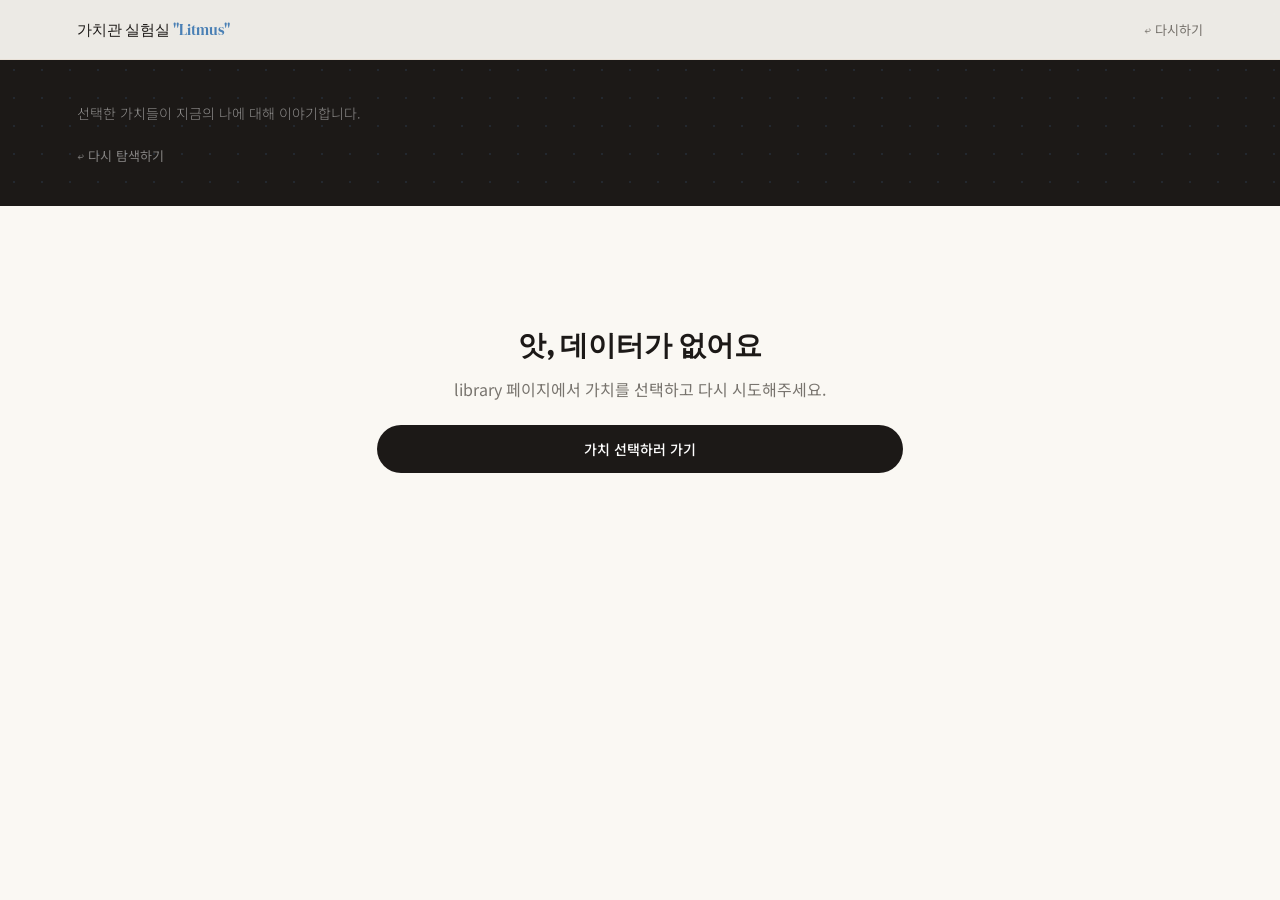
<file: result.html>
<!DOCTYPE html>
<html lang="ko">
<head>
<meta charset="UTF-8">
<meta name="viewport" content="width=device-width, initial-scale=1.0">
<title>나의 가치관 해석 — Litmus</title>
<link href="https://fonts.googleapis.com/css2?family=Noto+Sans+KR:wght@300;400;500;700&family=DM+Serif+Display:ital@0;1&display=swap" rel="stylesheet">
<style>
:root{
  --blue:#4A80B5;--blue-light:#D6E8F7;--blue-dark:#2C5F8A;
  --cream:#FAF8F3;--warm:#F5EFE6;--dark:#1C1917;
  --text:#2D2B28;--muted:#78746E;--border:#E8E0D6;--white:#FFFFFF;
}
*{margin:0;padding:0;box-sizing:border-box;}
html{scroll-behavior:smooth;}
body{font-family:'Noto Sans KR',sans-serif;background:var(--cream);color:var(--text);}

/* NAV */
nav{position:fixed;top:0;left:0;right:0;z-index:100;height:60px;padding:0 6%;display:flex;align-items:center;justify-content:space-between;background:rgba(250,248,243,0.94);backdrop-filter:blur(16px);border-bottom:1px solid var(--border);}
.nav-brand{font-family:'DM Serif Display',serif;font-size:15px;color:var(--dark);text-decoration:none;}
.nav-brand span{color:var(--blue);}
.nav-reset{font-size:13px;color:var(--muted);text-decoration:none;display:inline-flex;align-items:center;gap:6px;transition:color 0.2s;}
.nav-reset:hover{color:var(--blue);}

/* HERO */
.hero{padding:90px 6% 40px;background:var(--dark);position:relative;overflow:hidden;}
.hero::after{content:'';position:absolute;inset:0;background-image:radial-gradient(circle,rgba(74,128,181,0.15) 1px,transparent 1px);background-size:28px 28px;}
.hero-inner{position:relative;z-index:1;max-width:700px;}
.hero-theme{font-size:12px;color:rgba(255,255,255,0.4);letter-spacing:0.1em;margin-bottom:12px;}
.hero-title{font-family:'DM Serif Display',serif;font-size:clamp(24px,3.5vw,38px);color:#fff;line-height:1.25;margin-bottom:12px;white-space:pre-line;}
.hero-sub{font-size:14px;color:rgba(255,255,255,0.5);line-height:1.7;font-weight:300;}

/* MAIN */
.main{max-width:720px;margin:0 auto;padding:40px 6% 80px;}

/* 통합 결과 카드 */
.result-card{background:var(--white);border-radius:24px;overflow:hidden;margin-bottom:28px;box-shadow:0 1px 3px rgba(0,0,0,0.04);}
.result-header{padding:32px 30px 28px;color:#fff;}
.result-eyebrow{font-size:11.5px;letter-spacing:0.08em;opacity:0.72;margin-bottom:13px;text-transform:uppercase;}
.result-name-big{display:flex;align-items:baseline;gap:10px;margin-bottom:10px;}
.result-name-big .n{font-family:'DM Serif Display',serif;font-size:30px;}
.result-name-big .e{font-size:13px;opacity:0.65;}
.result-names{font-size:15px;line-height:1.7;margin-bottom:12px;}
.result-cat-tag{display:inline-flex;align-items:center;gap:6px;font-size:12px;padding:5px 12px;border-radius:100px;background:rgba(255,255,255,0.18);margin-bottom:18px;}
.result-cat-tag .dot{width:6px;height:6px;border-radius:50%;background:#fff;}
.result-statement{font-family:'DM Serif Display',serif;font-size:19px;line-height:1.5;margin-bottom:16px;}
.result-tie{font-size:16px;line-height:1.75;font-weight:300;}
.result-phrases{display:flex;gap:6px;flex-wrap:wrap;}
.result-phrase{font-size:12px;padding:5px 11px;border-radius:100px;background:rgba(255,255,255,0.18);}
.result-body{padding:26px 30px 30px;}
.result-sec-label{font-size:11px;letter-spacing:0.06em;color:var(--muted);text-transform:uppercase;margin-bottom:14px;}
.result-divider{border-top:1px solid var(--border);padding-top:22px;margin-top:4px;}

/* 방향성 */
.axis{margin-bottom:22px;}
.axis:last-child{margin-bottom:0;}
.axis-row{display:flex;align-items:center;gap:8px;margin-bottom:8px;}
.axis-icon{font-size:18px;line-height:1;}
.axis-lean{font-size:14px;font-weight:500;color:var(--dark);}
.axis-track{position:relative;height:6px;border-radius:100px;background:var(--warm);margin-bottom:9px;}
.axis-fill{position:absolute;top:0;bottom:0;border-radius:100px;}
.axis-marker{position:absolute;top:50%;width:12px;height:12px;border-radius:50%;background:var(--white);transform:translate(-50%,-50%);}
.axis-desc{font-size:12.5px;color:var(--muted);line-height:1.6;}

/* 분야별 해석 */
.domain-item{display:flex;gap:12px;margin-bottom:16px;}
.domain-item:last-child{margin-bottom:0;}
.domain-avatar{flex-shrink:0;width:48px;height:48px;border-radius:50%;display:flex;align-items:center;justify-content:center;font-size:12px;font-weight:700;}
.domain-t{font-size:14px;font-weight:500;color:var(--dark);line-height:1.5;margin-bottom:3px;}
.domain-d{font-size:12.5px;color:var(--muted);line-height:1.6;}

/* 공유하기 버튼 */
.share-btn{width:100%;padding:16px;border-radius:14px;border:none;background:var(--dark);color:#fff;font-size:15px;font-weight:500;font-family:inherit;cursor:pointer;display:flex;align-items:center;justify-content:center;gap:8px;transition:all 0.2s;}
.share-btn:hover{transform:translateY(-2px);box-shadow:0 10px 24px rgba(0,0,0,0.15);}

/* 다시하기 버튼 */
.reset-btn{display:block;text-align:center;margin:0 auto;padding:14px 32px;border-radius:100px;background:var(--dark);color:#fff;font-size:14px;font-weight:500;text-decoration:none;font-family:inherit;border:none;cursor:pointer;transition:all 0.2s;}
.reset-btn:hover{background:#333;transform:translateY(-2px);}

/* 에러 */
.error{text-align:center;padding:80px 20px;color:var(--muted);}
.error h2{font-family:'DM Serif Display',serif;font-size:28px;color:var(--dark);margin-bottom:12px;}

/* 히어로 하단 링크 */
.hero-back{display:inline-flex;align-items:center;gap:6px;margin-top:20px;font-size:13px;color:rgba(255,255,255,0.45);text-decoration:none;transition:color 0.2s;}
.hero-back:hover{color:rgba(255,255,255,0.85);}
</style>
</head>
<body>

<nav>
  <a class="nav-brand" href="library.html">가치관 실험실 <span>"Litmus"</span></a>
  <a class="nav-reset" href="library.html">↩ 다시하기</a>
</nav>

<div class="hero" id="hero">
  <div class="hero-inner">
    <div class="hero-theme" id="heroTheme"></div>
    <h1 class="hero-title" id="heroTitle"></h1>
    <p class="hero-sub">선택한 가치들이 지금의 나에 대해 이야기합니다.</p>
    <a class="hero-back" href="library.html">↩ 다시 탐색하기</a>
  </div>
</div>

<div class="main" id="main"></div>

<script>
/* ===== 데이터 ===== */
var COL = {
  '안전':'#F25B24','동조':'#F9C319','전통':'#F38A17','박애':'#87CE26',
  '보편주의':'#299740','자율':'#5FC1F2','자극':'#376BBE','쾌락주의':'#7442A5',
  '성취':'#E836A4','권력':'#EE2D30'
};
var CAT_MAP = {
  '안전':'안전(Security)','동조':'동조(Conformity)','전통':'전통(Tradition)',
  '박애':'박애(Benevolence)','보편주의':'보편주의(Universalism)','자율':'자율(Self-direction)',
  '자극':'자극(Stimulation)','쾌락주의':'쾌락주의(Hedonism)','성취':'성취(Achievement)','권력':'권력(Power)'
};
var DATA = [
  {n:'가족',e:'Family',c:'안전(Security)'},{n:'건강',e:'Health',c:'안전(Security)'},
  {n:'연대감',e:'belonging',c:'안전(Security)'},{n:'감사',e:'Appreciation',c:'안전(Security)'},
  {n:'복지',e:'Welfare',c:'안전(Security)'},{n:'안정',e:'Stability',c:'안전(Security)'},
  {n:'청결',e:'cleanliness',c:'안전(Security)'},{n:'조화',e:'Harmony',c:'동조(Conformity)'},
  {n:'예의',e:'Politeness',c:'동조(Conformity)'},{n:'친절함',e:'Kindness',c:'동조(Conformity)'},
  {n:'성실',e:'Diligence',c:'동조(Conformity)'},{n:'균형',e:'Balance',c:'전통(Tradition)'},
  {n:'수용',e:'Acceptance',c:'전통(Tradition)'},{n:'근본',e:'Heritage',c:'전통(Tradition)'},
  {n:'겸손',e:'Humility',c:'전통(Tradition)'},{n:'헌신',e:'Devotion',c:'전통(Tradition)'},
  {n:'사랑',e:'love',c:'박애(Benevolence)'},{n:'신뢰',e:'Trust',c:'박애(Benevolence)'},
  {n:'책임감',e:'Responsibility',c:'박애(Benevolence)'},{n:'의미',e:'Meaning',c:'박애(Benevolence)'},
  {n:'정직함',e:'Honesty',c:'박애(Benevolence)'},{n:'신앙',e:'Faith',c:'박애(Benevolence)'},
  {n:'우정',e:'friendship',c:'박애(Benevolence)'},{n:'용서',e:'Forgiving',c:'박애(Benevolence)'},
  {n:'봉사',e:'Service',c:'박애(Benevolence)'},{n:'지혜',e:'Wisdom',c:'보편주의(Universalism)'},
  {n:'평온',e:'Calm',c:'보편주의(Universalism)'},{n:'배려',e:'Empathy',c:'보편주의(Universalism)'},
  {n:'평등',e:'Equality',c:'보편주의(Universalism)'},{n:'평화',e:'peace',c:'보편주의(Universalism)'},
  {n:'자연주의',e:'nature',c:'보편주의(Universalism)'},{n:'아름다움',e:'beauty',c:'보편주의(Universalism)'},
  {n:'정의',e:'justice',c:'보편주의(Universalism)'},{n:'환경보호',e:'environment',c:'보편주의(Universalism)'},
  {n:'성장',e:'growth',c:'자율(Self-direction)'},{n:'프라이버시',e:'Privacy',c:'자율(Self-direction)'},
  {n:'자율성',e:'Independence',c:'자율(Self-direction)'},{n:'자유',e:'Freedom',c:'자율(Self-direction)'},
  {n:'자존감',e:'Self-respect',c:'자율(Self-direction)'},{n:'창의성',e:'Creativity',c:'자율(Self-direction)'},
  {n:'자기효능감',e:'Self-efficacy',c:'자율(Self-direction)'},{n:'열정',e:'Passion',c:'자극(Stimulation)'},
  {n:'경험',e:'experience',c:'자극(Stimulation)'},{n:'도전',e:'Challenge',c:'자극(Stimulation)'},
  {n:'호기심',e:'Curiosity',c:'자극(Stimulation)'},{n:'변화',e:'Change',c:'자극(Stimulation)'},
  {n:'유머',e:'Humor',c:'쾌락주의(Hedonism)'},{n:'쾌락',e:'Pleasure',c:'쾌락주의(Hedonism)'},
  {n:'재미',e:'Enjoyment',c:'쾌락주의(Hedonism)'},{n:'모험',e:'Adventure',c:'쾌락주의(Hedonism)'},
  {n:'성공',e:'Success',c:'성취(Achievement)'},{n:'영향력',e:'Influence',c:'성취(Achievement)'},
  {n:'유능한',e:'Capability',c:'성취(Achievement)'},{n:'야망',e:'Ambition',c:'성취(Achievement)'},
  {n:'지성',e:'Intelligence',c:'성취(Achievement)'},{n:'부',e:'Wealth',c:'권력(Power)'},
  {n:'존재감',e:'Presence',c:'권력(Power)'},{n:'리더십',e:'Leadership',c:'권력(Power)'},
  {n:'인정',e:'Esteem',c:'권력(Power)'},{n:'품위',e:'Dignity',c:'권력(Power)'}
];

var CAT_INTERP = {
  '안전':    {s:'나는 안정·안전·예측 가능성을 중요하게 여기는 사람입니다.', p:['일상에 안정이 필요함','단단한 삶의 기반','마음의 평온']},
  '동조':    {s:'나는 타인과 조화를 이루며 관계를 편안하게 유지하는 것이 중요합니다.', p:['예의·배려·신뢰','갈등보다 평화','관계의 조화']},
  '전통':    {s:'나는 익숙한 방식과 전통적 가치에서 편안함을 느끼는 사람입니다.', p:['익숙한 질서의 안정감','관습·전통의 의미','뿌리에 대한 존중']},
  '박애':    {s:'나는 가까운 사람들의 행복과 복지를 진심으로 중요하게 여깁니다.', p:["'내 사람들'을 챙기는 마음",'깊고 진정성 있는 관계','따뜻한 돌봄']},
  '보편주의':{s:'나는 모두가 존중받고 평등한 세상을 중요하게 여깁니다.', p:['넓은 관점','자연·세상·인간에 대한 관심','평등과 정의']},
  '자율':    {s:'나는 스스로 선택하고 결정하는 삶을 추구합니다.', p:['독립성','자기만의 방식','창의적이고 주체적인 에너지']},
  '자극':    {s:'나는 새로움과 흥미로운 경험을 통해 에너지를 얻는 사람입니다.', p:['도전과 변화','반복보다 새 자극','지루함을 싫어함']},
  '쾌락주의':{s:'나는 즐거움·감정·감각적 만족을 인생의 중요한 요소로 여깁니다.', p:['순간의 생동감','감정적 만족','즐거움 중심의 에너지']},
  '성취':    {s:'나는 목표를 이루고 성장하는 과정에서 큰 동기를 얻습니다.', p:['성과 중심','목표 설정 → 달성','스스로를 발전시키는 의미']},
  '권력':    {s:'나는 영향력·결정력·주도성을 통해 나의 가치를 드러내고 싶어합니다.', p:['리더십','영향력','위치·권한으로 삶을 설계']}
};

var CTX_INTERP = {
  '안전':{
    love:{t:'안정감이 가장 중요해요.', d:'예측 가능한 관계, 신뢰, 꾸준함 속에서 사랑을 느끼는 유형이에요.'},
    career:{t:'안정된 구조·명확한 역할에서 가장 잘 맞아요.', d:'변화가 많은 환경보다 안정적인 환경에서 효율이 극대화돼요.'},
    life:{t:"지금 나는 '안정'이 가장 필요한 시기예요."}
  },
  '동조':{
    love:{t:'조화롭고 편안한 관계를 원해요.', d:'배려·예의·소통이 잘 되는 관계에 마음이 열려요.'},
    career:{t:'협업·배려가 중요한 업무에 강해요.', d:'조직의 조화와 팀워크를 중시해요.'},
    life:{t:'사람들과의 관계를 편안하게 만들고 싶은 마음이 커요.'}
  },
  '전통':{
    love:{t:'가치와 태도가 맞는 상대를 선호해요.', d:'책임감·예절·가치 공유가 핵심이에요.'},
    career:{t:'규범·절차·기준이 명확한 환경에서 안정적이에요.', d:'전통, 원칙, 기준에 기반한 업무가 잘 맞아요.'},
    life:{t:'익숙한 방식·기본기를 다시 다지고 싶은 시기예요.'}
  },
  '박애':{
    love:{t:'가까운 사람을 깊이 돌보고 헌신하는 편이에요.', d:'따뜻함·신뢰감·정서적 유대가 중요해요.'},
    career:{t:'사람 중심 업무(상담·교육·돌봄)에 강점이 있어요.', d:'팀, 고객과의 신뢰가 성과로 이어져요.'},
    life:{t:'가까운 사람들과의 연결·따뜻함이 나에게 큰 에너지를 줘요.'}
  },
  '보편주의':{
    love:{t:'서로의 가치·성장·마음을 존중하는 관계를 원해요.', d:'깊이 있는 대화, 진정성, 공감이 필요해요.'},
    career:{t:'가치·비전·사회적 의미가 있는 일에 몰입해요.', d:'환경·공익·교육·연구 분야에 잘 맞아요.'},
    life:{t:'의미·가치·세상을 보는 관점이 중요해진 시기예요.'}
  },
  '자율':{
    love:{t:'자유롭고 숨 쉴 공간이 있는 관계를 원해요.', d:'각자의 영역 존중, 솔직한 소통이 중요해요.'},
    career:{t:'스스로 결정하고 창의적으로 해결하는 일을 선호해요.', d:'자율성 높은 직무에서 성장해요.'},
    life:{t:"'나다움'과 자유로운 선택이 핵심 주제예요."}
  },
  '자극':{
    love:{t:'함께 재미있고 새로운 경험을 하고 싶어해요.', d:'데이트의 새로움, 모험, 리듬감이 중요해요.'},
    career:{t:'새로운 프로젝트·도전적 업무에서 에너지가 발휘돼요.', d:'빠르게 변화하는 환경과 잘 맞아요.'},
    life:{t:'새로운 변화, 도전, 활기가 필요한 시기예요.'}
  },
  '쾌락주의':{
    love:{t:'즐거움과 감정의 생동감이 사랑의 핵심이에요.', d:'유머·웃음·감정적 친밀감이 필요해요.'},
    career:{t:'재미·몰입·감정의 생동감이 업무의 지속력이 돼요.', d:'다채로운 경험, 창의적인 영역에 잘 맞아요.'},
    life:{t:'즐거움·감정·감각적 만족을 회복하고 싶은 마음이 있어요.'}
  },
  '성취':{
    love:{t:'함께 성장하고 목표를 응원해주는 관계가 잘 맞아요.', d:'미래 계획·목표 공유가 연결의 포인트예요.'},
    career:{t:'명확한 목표와 성과 지표가 있을 때 가장 빠르게 성장해요.', d:'성과·승진·프로젝트 리더 역할을 선호해요.'},
    life:{t:'목표 달성·경력 성장·능력 개발이 중심에 있어요.'}
  },
  '권력':{
    love:{t:'주도성·책임감·리더십이 있는 관계를 선호해요.', d:'신뢰·존중이 바탕이 되는 관계에서 안정을 느껴요.'},
    career:{t:'리더십·전략·의사결정 업무에 잘 맞아요.', d:'조직 내 영향력을 행사하며 성과를 견인하는 타입이에요.'},
    life:{t:'내 영향력과 삶의 주도권을 되찾고 싶은 시기예요.'}
  }
};

var TIE_MSG = '다양한 가치를 골고루 선택하셨네요. 하나의 색깔로 정의되기보다, 여러 방향을 함께 품고 있는 분이에요.';
var DOMAIN_LABEL = {love:'사랑', career:'커리어', life:'자신'};

var AXIS_DESC = {
  growth:   '익숙한 반복보다 새로운 시도와 배움에서 동기를 얻는 편이에요. 변화가 있는 환경일수록 오히려 편안함을 느껴요.',
  stability:'새로운 자극보다 안정되고 예측 가능한 상태에서 편안함을 느끼는 편이에요. 익숙한 리듬을 지키는 게 중요해요.',
  gsBalance:'성장과 안정, 어느 한쪽에 치우치지 않고 두 가지를 함께 추구하는 편이에요.',
  individual:'공동체의 기준보다 나 자신의 판단과 기준을 우선하는 편이에요. 혼자만의 시간과 공간이 꼭 필요해요.',
  social:   '혼자보다 관계와 공동체 안에서 에너지를 얻는 편이에요. 함께하는 사람들과의 연결이 중요한 기준이 돼요.',
  isBalance:'나 자신과 주변 사람들 사이에서 균형 잡힌 태도를 보이는 편이에요.'
};

var GROWTH     = ['자율','자극','쾌락주의','성취','보편주의'];
var STABILITY  = ['안전','동조','전통'];
var INDIVIDUAL = ['자율','자극','쾌락주의','성취','권력'];
var SOCIAL     = ['박애','보편주의','동조','전통','안전'];

var QUESTIONS = {
  love:   [{key:'love_1',tag:'끌림'},{key:'love_2',tag:'갈등'},{key:'love_3',tag:'신뢰'},{key:'love_4',tag:'선택'}],
  career: [{key:'career_1',tag:'선택'},{key:'career_2',tag:'점검'},{key:'career_3',tag:'변화'},{key:'career_4',tag:'미래'}],
  life:   [{key:'life_1',tag:'과거'},{key:'life_2',tag:'현재'},{key:'life_3',tag:'관계'},{key:'life_4',tag:'방향'}]
};

var THEME_LABEL = {love:'💙 연애', career:'🧡 진로', life:'💚 인생'};
var THEME_CTX_KEY = {love:'love', career:'career', life:'life'};

/* ===== URL 파싱 ===== */
function getParams(){
  var p = new URLSearchParams(location.search);
  var theme = p.get('theme') || null;
  var v = p.get('v');
  if (!v) return null;
  var idxs = v.split(',').map(Number).filter(function(n){ return !isNaN(n) && n >= 0 && n < DATA.length; });
  if (!idxs.length) return null;
  return {theme: theme, idxs: idxs};
}

/* ===== 헬퍼 ===== */
function getCatKey(c){
  for (var k in CAT_MAP){ if (CAT_MAP[k] === c) return k; }
  return '';
}
function catOf(idx){ return getCatKey(DATA[idx].c); }
function colOf(idx){ return COL[catOf(idx)] || '#888'; }

/* ===== 렌더링 ===== */
function render(){
  var params = getParams();
  var main = document.getElementById('main');

  if (!params){
    main.innerHTML = '<div class="error"><h2>앗, 데이터가 없어요</h2><p>library 페이지에서 가치를 선택하고 다시 시도해주세요.</p><br><a class="reset-btn" href="library.html">가치 선택하러 가기</a></div>';
    return;
  }

  var theme = params.theme;
  var idxs = params.idxs;
  var qs = QUESTIONS[theme] || [];

  // 히어로
  document.getElementById('heroTheme').textContent = theme
    ? (THEME_LABEL[theme] || theme).toUpperCase() + ' · 가치관 해석 결과'
    : 'VALUE LIBRARY · 가치관 해석 결과';
  document.getElementById('heroTitle').textContent = '지금 나를 움직이는\n가치들입니다';

  var html = '';

  var cats = idxs.map(catOf);
  var counts = {};
  cats.forEach(function(c){ counts[c] = (counts[c]||0)+1; });
  var domN = 0;
  Object.keys(counts).forEach(function(k){ if(counts[k]>domN) domN = counts[k]; });
  var domCandidates = Object.keys(counts).filter(function(k){ return counts[k] === domN; });
  var isTie = domCandidates.length > 1;
  var dom = isTie ? null : domCandidates[0];
  var domCol = dom ? (COL[dom] || '#888') : '#4A4642';
  var interp = dom ? CAT_INTERP[dom] : null;

  html += '<div class="result-card">';

  /* 헤더: 내가 선택한 가치 + (동률이 아니면) 카테고리 해석 */
  html += '<div class="result-header" style="background:'+domCol+'">';
  html += '<div class="result-eyebrow">내가 선택한 가치</div>';

  if (idxs.length === 1) {
    var v0 = DATA[idxs[0]];
    html += '<div class="result-name-big"><span class="n">'+v0.n+'</span><span class="e">'+v0.e+'</span></div>';
  } else {
    html += '<div class="result-names">'+idxs.map(function(idx){ return DATA[idx].n; }).join(' · ')+'</div>';
  }

  if (!isTie) {
    html += '<div class="result-cat-tag"><span class="dot"></span>'+dom+' 카테고리</div>';
    if (interp) {
      html += '<div class="result-statement">'+interp.s+'</div>';
      html += '<div class="result-phrases">';
      interp.p.forEach(function(t){ html += '<span class="result-phrase">'+t+'</span>'; });
      html += '</div>';
    }
  } else {
    html += '<div class="result-tie">'+TIE_MSG+'</div>';
  }
  html += '</div>'; // result-header

  /* 바디 */
  html += '<div class="result-body">';

  /* 분야별 해석 — 대표 카테고리가 있을 때만 */
  var domainInterp = dom ? CTX_INTERP[dom] : null;
  if (domainInterp) {
    html += '<div class="result-sec-label">분야별로 다르게 나타나요</div>';
    ['love','career','life'].forEach(function(k){
      var it = domainInterp[k];
      if (!it) return;
      html += '<div class="domain-item">';
      html += '<div class="domain-avatar" style="background:'+domCol+'22;color:'+domCol+'">'+DOMAIN_LABEL[k]+'</div>';
      html += '<div><div class="domain-t">'+it.t+'</div>'+(it.d ? '<div class="domain-d">'+it.d+'</div>' : '')+'</div>';
      html += '</div>';
    });
  }

  /* 방향성 */
  var gN = cats.filter(function(c){ return GROWTH.indexOf(c)>=0; }).length;
  var stN = cats.filter(function(c){ return STABILITY.indexOf(c)>=0; }).length;
  var indN = cats.filter(function(c){ return INDIVIDUAL.indexOf(c)>=0; }).length;
  var socN = cats.filter(function(c){ return SOCIAL.indexOf(c)>=0; }).length;

  html += '<div class="'+(domainInterp ? 'result-divider' : '')+'" style="margin-top:'+(domainInterp?'6px':'0')+';">';
  html += '<div class="result-sec-label">나의 방향성</div>';
  html += axisHTML('성장','안정', gN, stN, '🌱','🪨','growth','stability','gsBalance');
  html += axisHTML('개인','사회', indN, socN, '🧭','🤝','individual','social','isBalance');
  html += '</div>';

  /* 공유하기 */
  html += '<div class="result-divider" style="margin-top:22px;">';
  html += '<button class="share-btn" id="shareBtn"><span>📤</span><span>이 결과 공유하기</span></button>';
  html += '</div>';

  html += '</div>'; // result-body
  html += '</div>'; // result-card

  /* 다시하기 */
  html += '<a class="reset-btn" href="library.html">↩ 다시 탐색하기</a>';

  main.innerHTML = html;

  var shareBtn = document.getElementById('shareBtn');
  if (shareBtn) {
    shareBtn.onclick = function(){
      var shareData = {
        title: '나의 가치관 해석 — Litmus',
        text: (isTie ? TIE_MSG : (interp ? interp.s : '')) ,
        url: location.href
      };
      if (navigator.share) {
        navigator.share(shareData).catch(function(){});
      } else if (navigator.clipboard) {
        navigator.clipboard.writeText(location.href).then(function(){
          shareBtn.querySelector('span:last-child').textContent = '링크 복사됨 ✓';
          setTimeout(function(){
            shareBtn.querySelector('span:last-child').textContent = '이 결과 공유하기';
          }, 1800);
        });
      }
    };
  }
}

function axisHTML(leftLbl, rightLbl, leftN, rightN, leftIcon, rightIcon, leftKey, rightKey, balanceKey){
  var tot = leftN + rightN;
  var pct = tot > 0 ? Math.round(rightN/tot*100) : 50;
  var fillLeft = Math.min(pct,50);
  var fillW = Math.abs(pct-50);
  var lean, icon, descKey;
  if(tot===0){ lean='균형'; icon='⚖️'; descKey=balanceKey; }
  else if(pct<42){ lean=leftLbl; icon=leftIcon; descKey=leftKey; }
  else if(pct>58){ lean=rightLbl; icon=rightIcon; descKey=rightKey; }
  else { lean='균형'; icon='⚖️'; descKey=balanceKey; }
  var desc = AXIS_DESC[descKey] || '';
  var leanText = lean === '균형' ? '균형 잡힌 상태예요' : lean+' 쪽으로 기울어 있어요';

  return '<div class="axis">'+
    '<div class="axis-row"><span class="axis-icon">'+icon+'</span>'+
      '<span class="axis-lean">'+leanText+'</span>'+
    '</div>'+
    '<div class="axis-track">'+
      '<div class="axis-fill" style="left:'+fillLeft+'%;width:'+fillW+'%;background:var(--dark);"></div>'+
      '<div class="axis-marker" style="left:'+pct+'%;border:2.5px solid var(--dark);"></div>'+
    '</div>'+
    '<div class="axis-desc">'+desc+'</div>'+
  '</div>';
}

render();
</script>
</body>
</html>
</file>
<file: polish.css>
/* ────────────────────────────────────────────────
   가치관 실험실 — 공통 폴리시
   원본 디자인은 유지하면서 타이포·간격·인터랙션만 살짝 보강.
   ──────────────────────────────────────────────── */

/* 큰 한글 헤딩 자간을 약간 좁혀서 더 단단해 보이게 */
.hero-title,
.section-title,
.exp-title,
.voices-title,
.cta-title {
  letter-spacing: -0.01em;
  text-wrap: balance;
}

/* 본문 wrap을 pretty로: 줄 끝 외돌이 단어 방지 */
.hero-sub,
.section-desc,
.exp-desc,
.hero-desc,
.voice-text,
.store-desc,
.cta-sub,
.cta-desc {
  text-wrap: pretty;
}

/* 버튼 호버에 미세한 shadow를 더해 입체감 보강 */
.btn-primary,
.btn-exp,
.btn-lib,
.btn-white {
  transition: background 0.2s, transform 0.15s, box-shadow 0.2s;
}
.btn-primary:hover {
  box-shadow: 0 6px 18px rgba(74, 128, 181, 0.35);
}
.btn-exp:hover {
  box-shadow: 0 6px 18px rgba(240, 124, 0, 0.35);
}
.btn-lib:hover {
  box-shadow: 0 6px 18px rgba(0, 0, 0, 0.18);
}

/* 카드 hover transition을 좀 더 부드럽게 */
.lib-card,
.arc-card,
.hero-card,
.stat-card,
.voice-card,
.effect-card,
.exp-card-item {
  transition: transform 0.22s ease, box-shadow 0.22s ease, border-color 0.22s ease;
}

/* nav 브랜드 굵기 살짝 보강 */
.nav-brand {
  letter-spacing: 0.005em;
}

/* 섹션 라벨에 미세한 강조 — 색상 옆 작은 bar */
.section-label,
.hero-label,
.voices-label {
  position: relative;
  display: inline-block;
}

/* hero 우측 카드: 살짝 회전감을 주어 더 디자인적으로 */
.hero-cards .hero-card:nth-child(1) { transform: translateY(-8px) rotate(-2deg); }
.hero-cards .hero-card:nth-child(2) { transform: translateY(8px)  rotate(2deg);  }
.hero-cards .hero-card:nth-child(3) { transform: translateY(-4px) rotate(1.5deg);}
.hero-cards .hero-card:nth-child(4) { transform: translateY(4px)  rotate(-1.5deg);}
.hero-cards .hero-card { transition: transform 0.3s ease; }
.hero-cards .hero-card:hover { transform: translateY(0) rotate(0deg) scale(1.04); z-index: 2; }

/* timeline 번호 원에 미세한 inner-shadow */
.timeline-num {
  box-shadow: inset 0 -1px 0 rgba(0,0,0,0.15), 0 2px 6px rgba(74,128,181,0.2);
}

/* about stat 카드 정렬 보강 */
.stat-card { transition: transform 0.2s ease, background 0.2s ease; }
.stat-card:hover { transform: translateY(-2px); background: #FDFBF6; }

/* library 카드 dot도 약간 더 또렷하게 */
.dot { box-shadow: 0 0 0 2px #fff; }

/* 모바일 nav 햄버거가 가렸을 때 패널이 충돌하지 않도록 zindex 조정 */
@media (max-width: 768px) {
  #__litmus_tweaks_panel { width: calc(100vw - 32px); right: 16px; max-width: 320px; }
}

/* 아카이브 "더보기" 버튼 */
.archive-more { display: flex; justify-content: center; margin-top: 32px; }
.btn-arc-more {
  background: transparent;
  color: var(--dark, #1C1917);
  border: 1px solid var(--border, #E8E0D6);
  border-radius: 100px;
  padding: 12px 26px;
  font-size: 14px;
  font-weight: 500;
  font-family: inherit;
  cursor: pointer;
  display: inline-flex;
  align-items: center;
  gap: 10px;
  transition: all 0.2s ease;
}
.btn-arc-more:hover {
  background: var(--dark, #1C1917);
  color: #fff;
  border-color: var(--dark, #1C1917);
}
.btn-arc-count {
  font-size: 12px;
  font-weight: 600;
  background: var(--blue-light, #D6E8F7);
  color: var(--blue-dark, #2C5F8A);
  padding: 2px 8px;
  border-radius: 100px;
  transition: all 0.2s ease;
}
.btn-arc-more:hover .btn-arc-count {
  background: rgba(255, 255, 255, 0.15);
  color: #fff;
}

/* 폴리시: hero-cards를 부드럽게 등장시키기 */
@keyframes ltw-float {
  0%, 100% { translate: 0 0; }
  50% { translate: 0 -4px; }
}
.hero-cards .hero-card:nth-child(1) { animation: ltw-float 6s ease-in-out infinite; }
.hero-cards .hero-card:nth-child(2) { animation: ltw-float 6s ease-in-out 1.5s infinite; }
.hero-cards .hero-card:nth-child(3) { animation: ltw-float 6s ease-in-out 3s infinite; }
.hero-cards .hero-card:nth-child(4) { animation: ltw-float 6s ease-in-out 4.5s infinite; }
</file>
